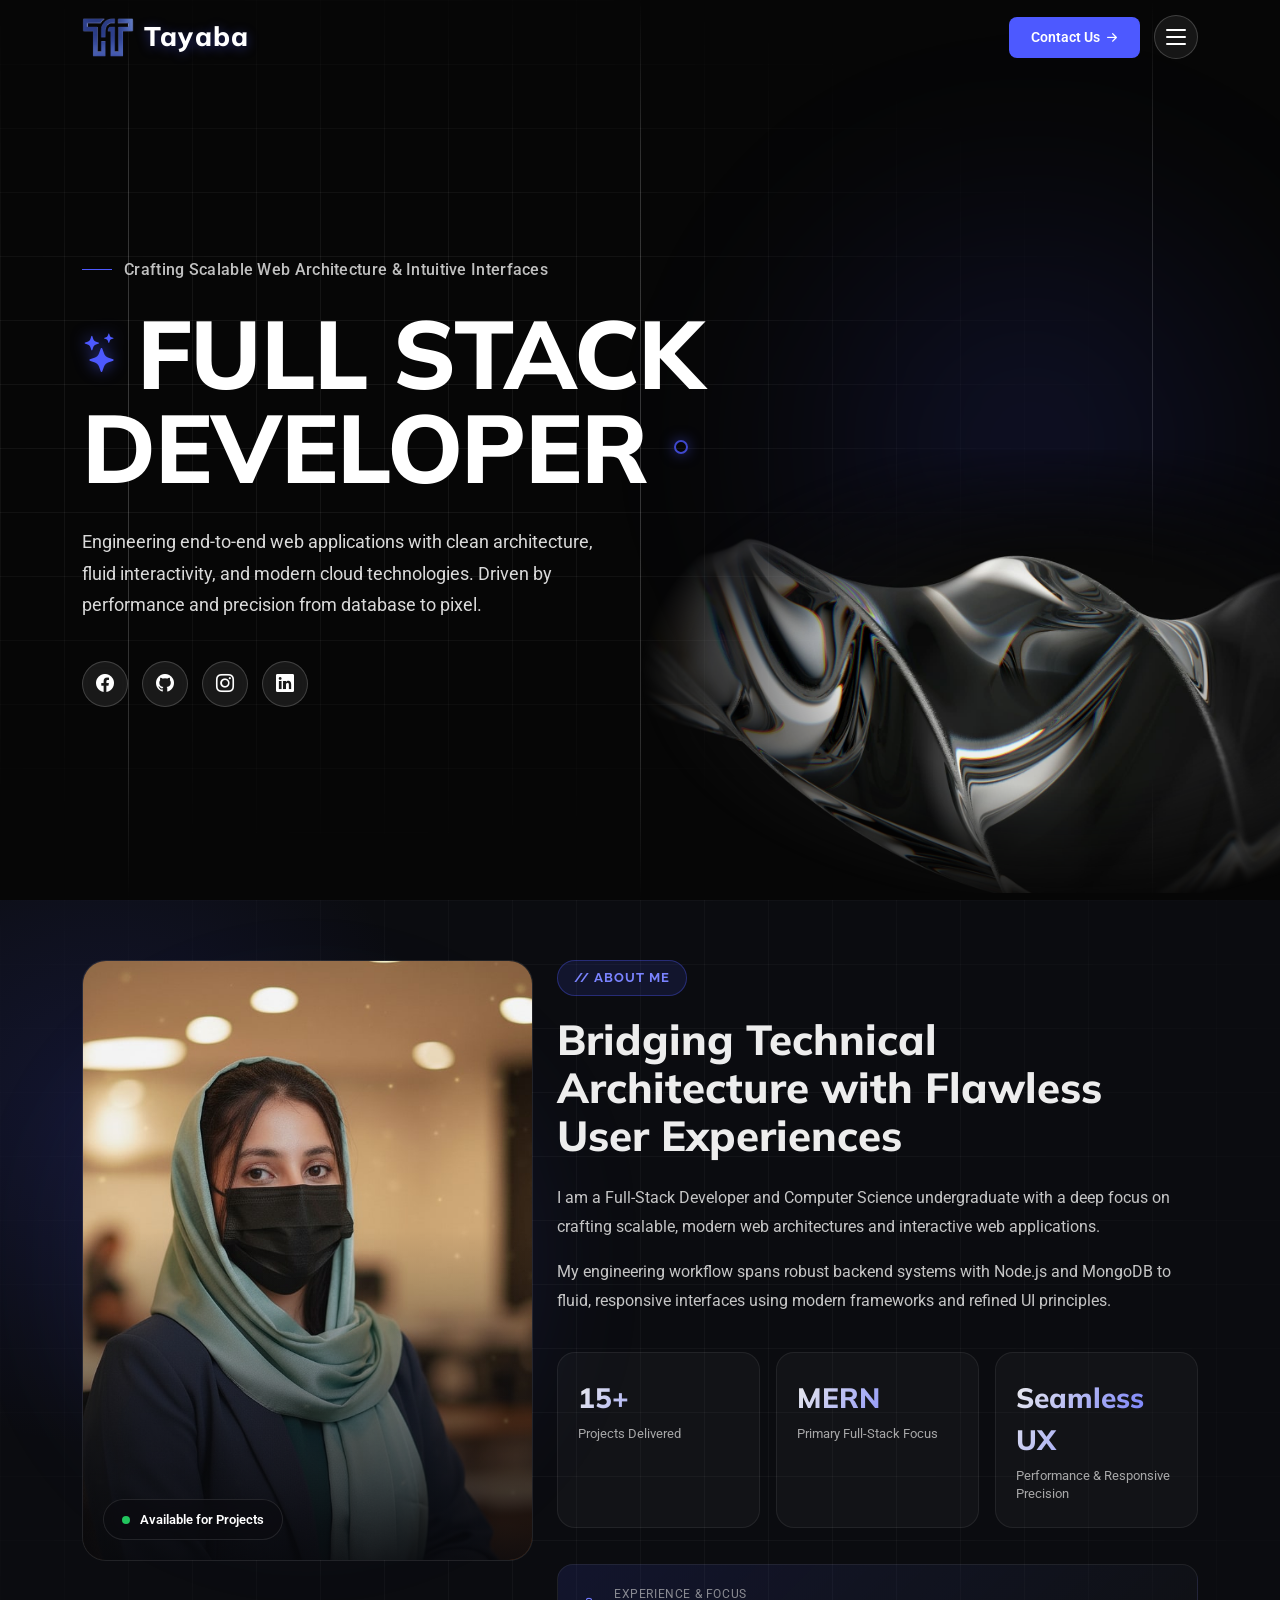
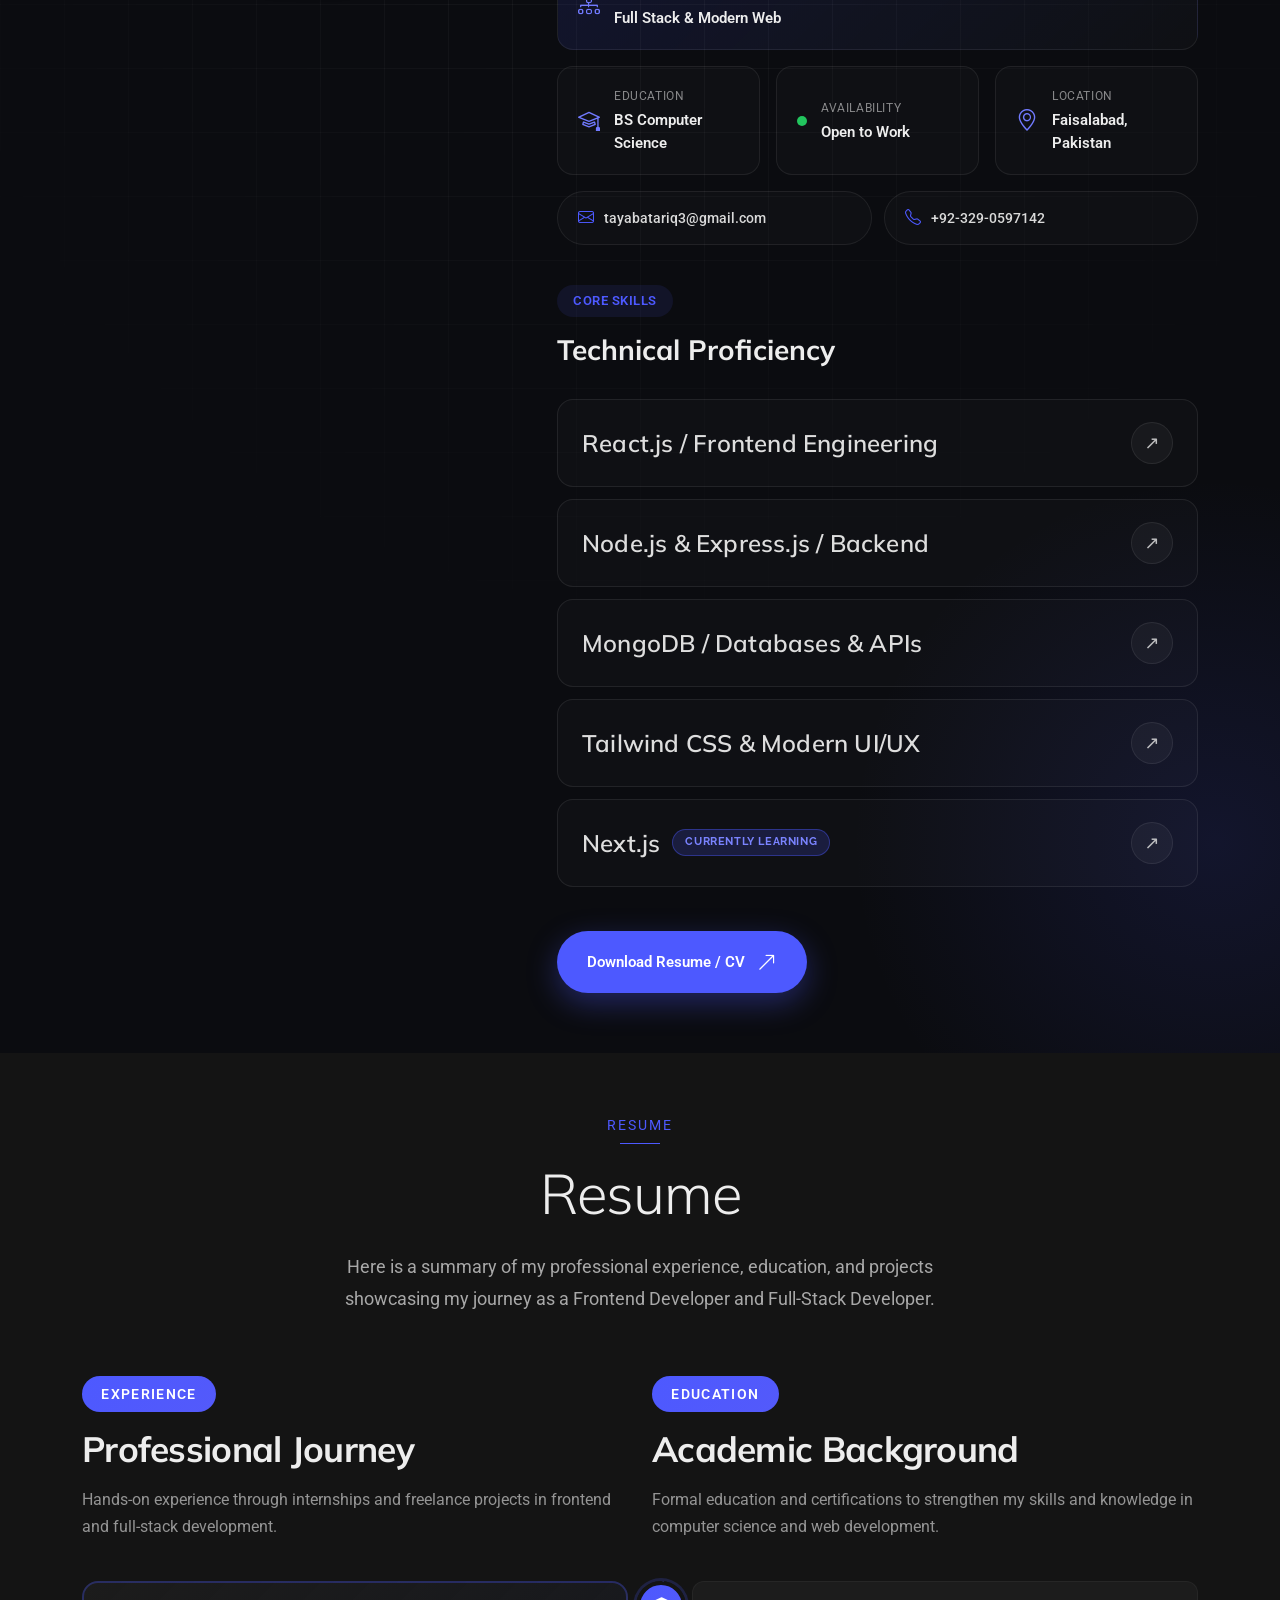
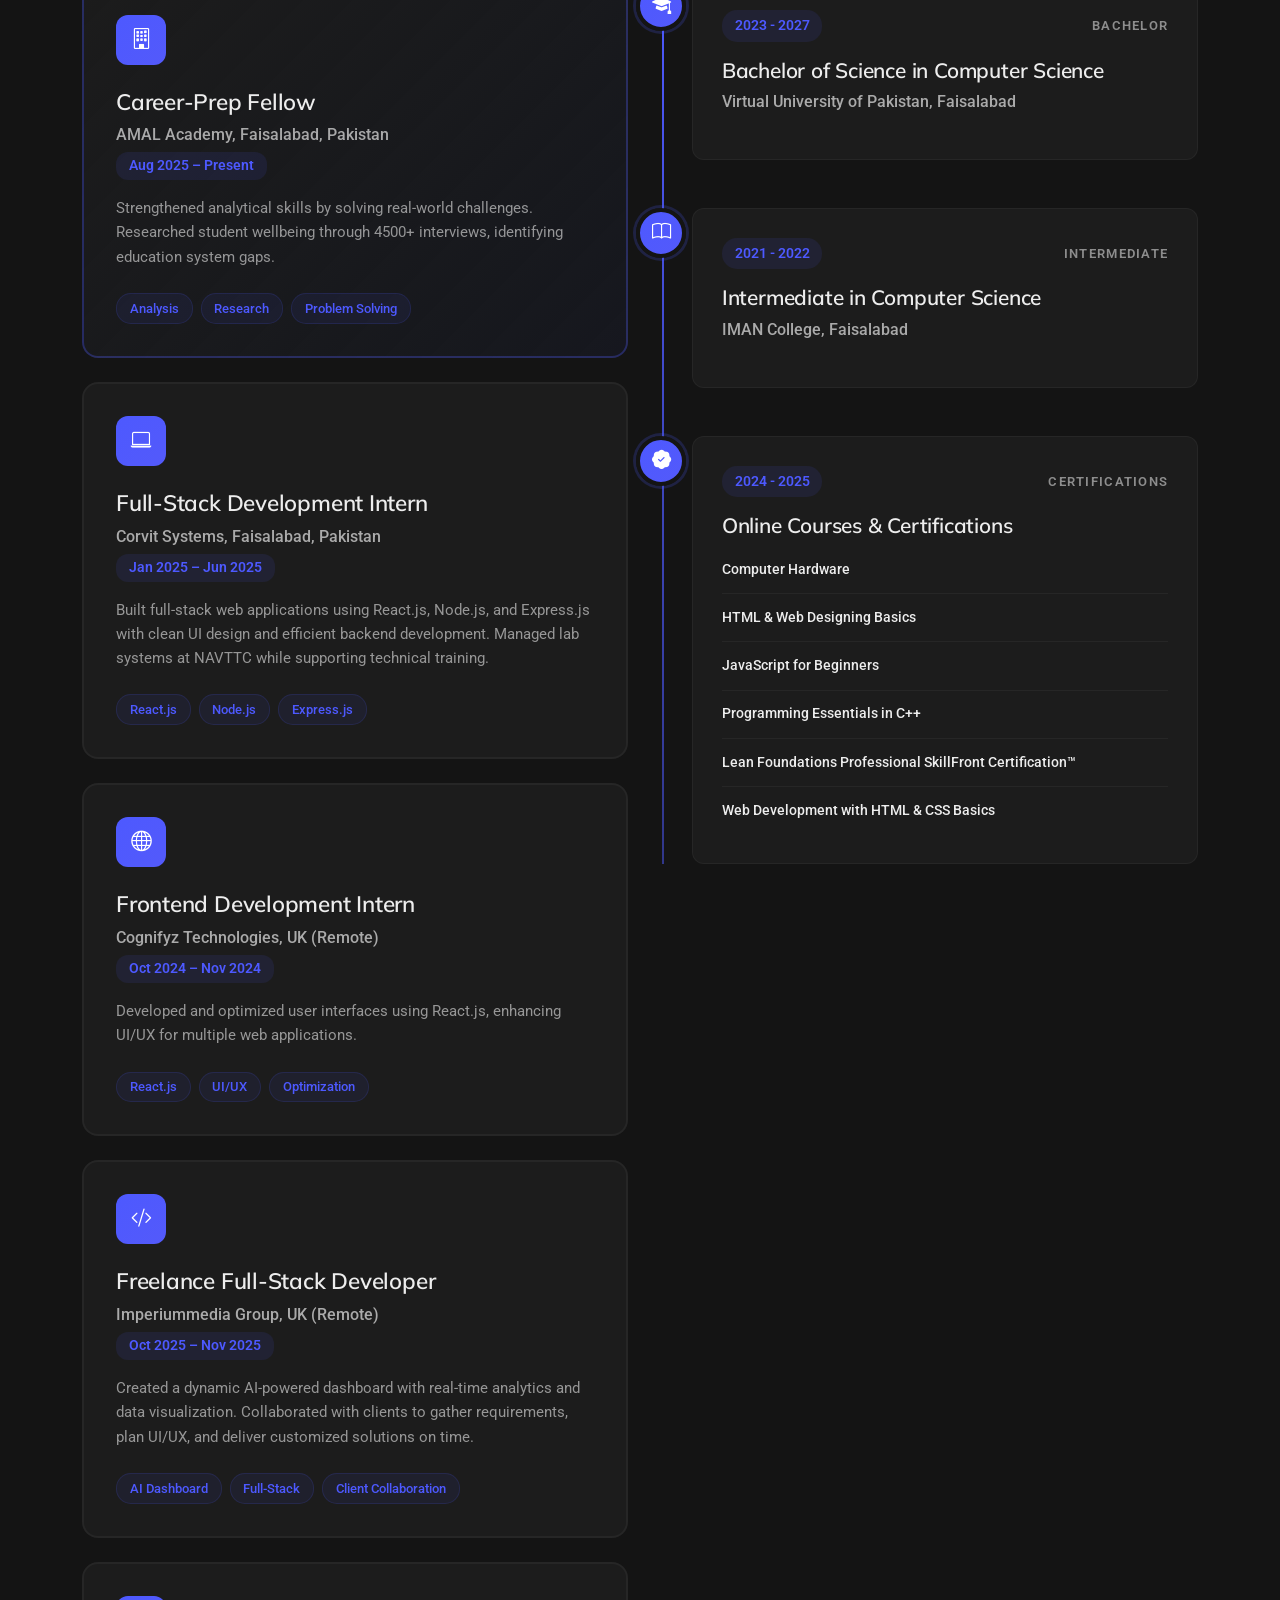
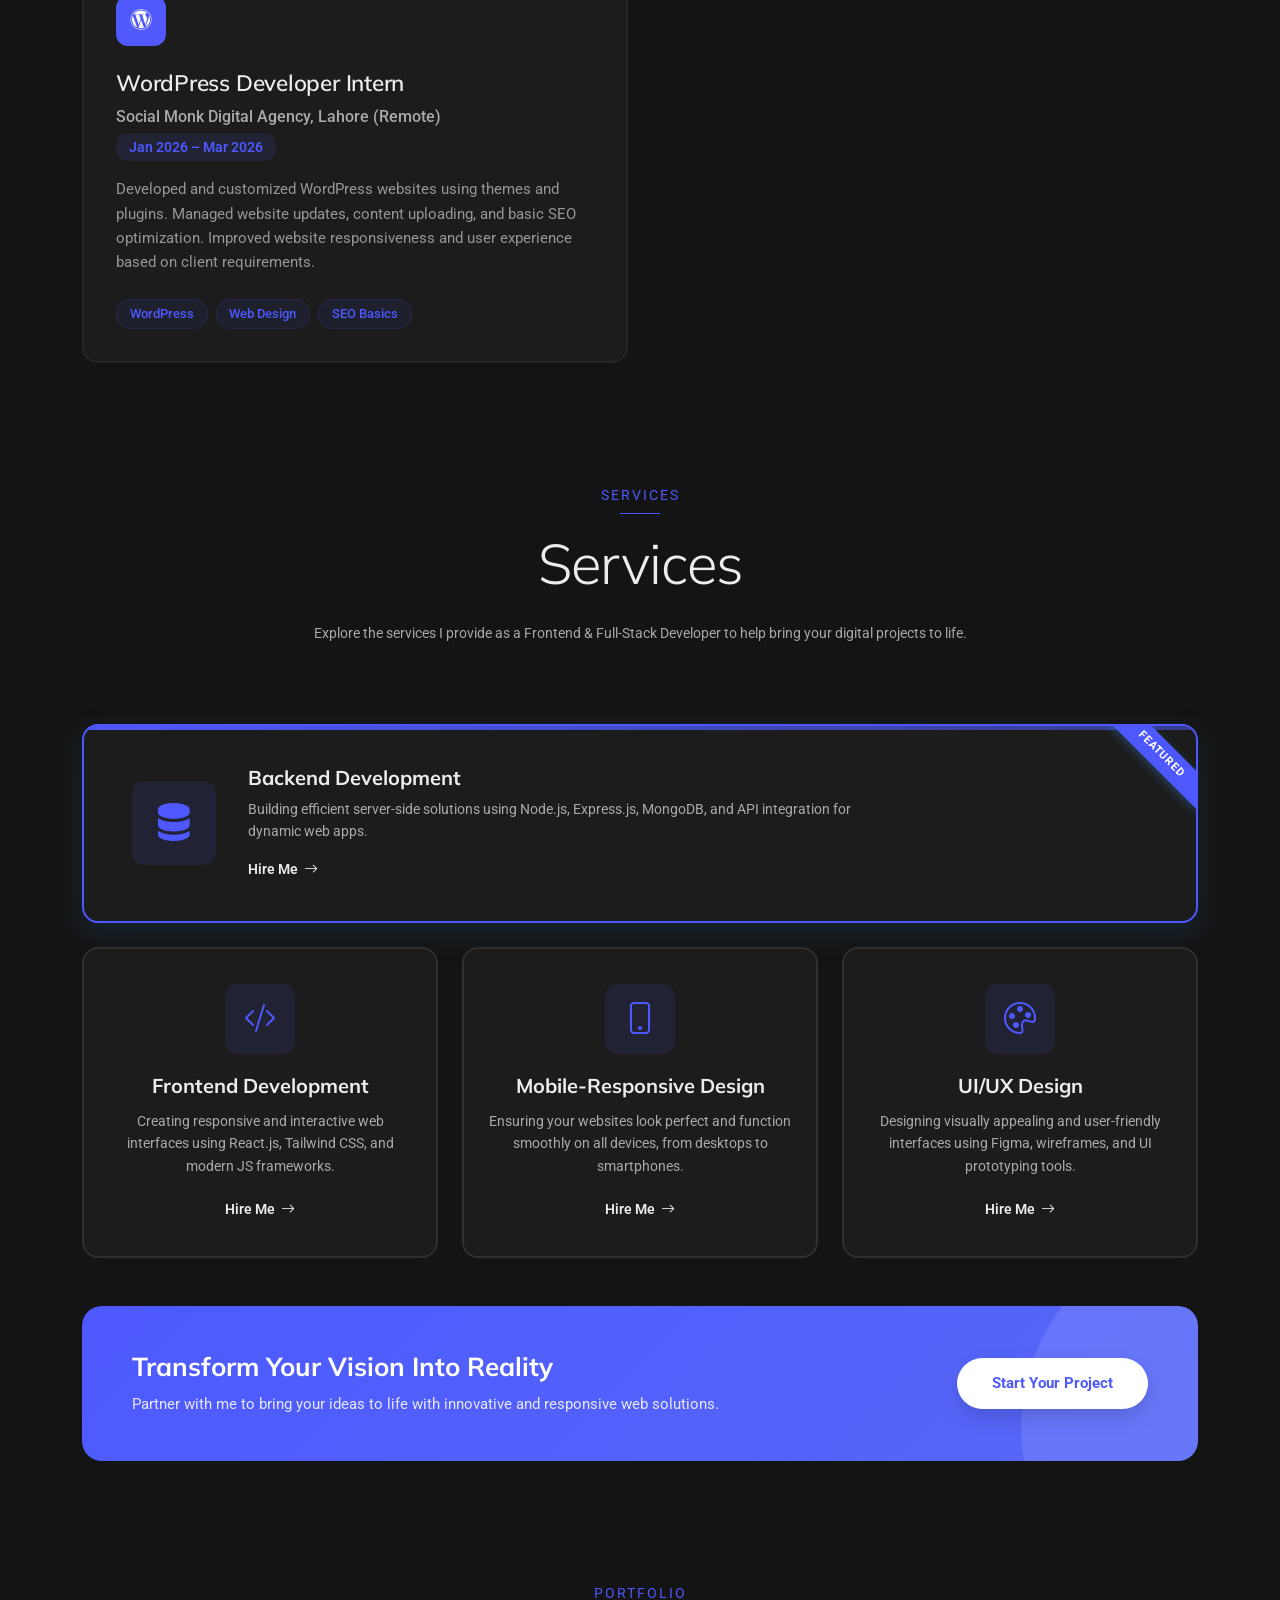
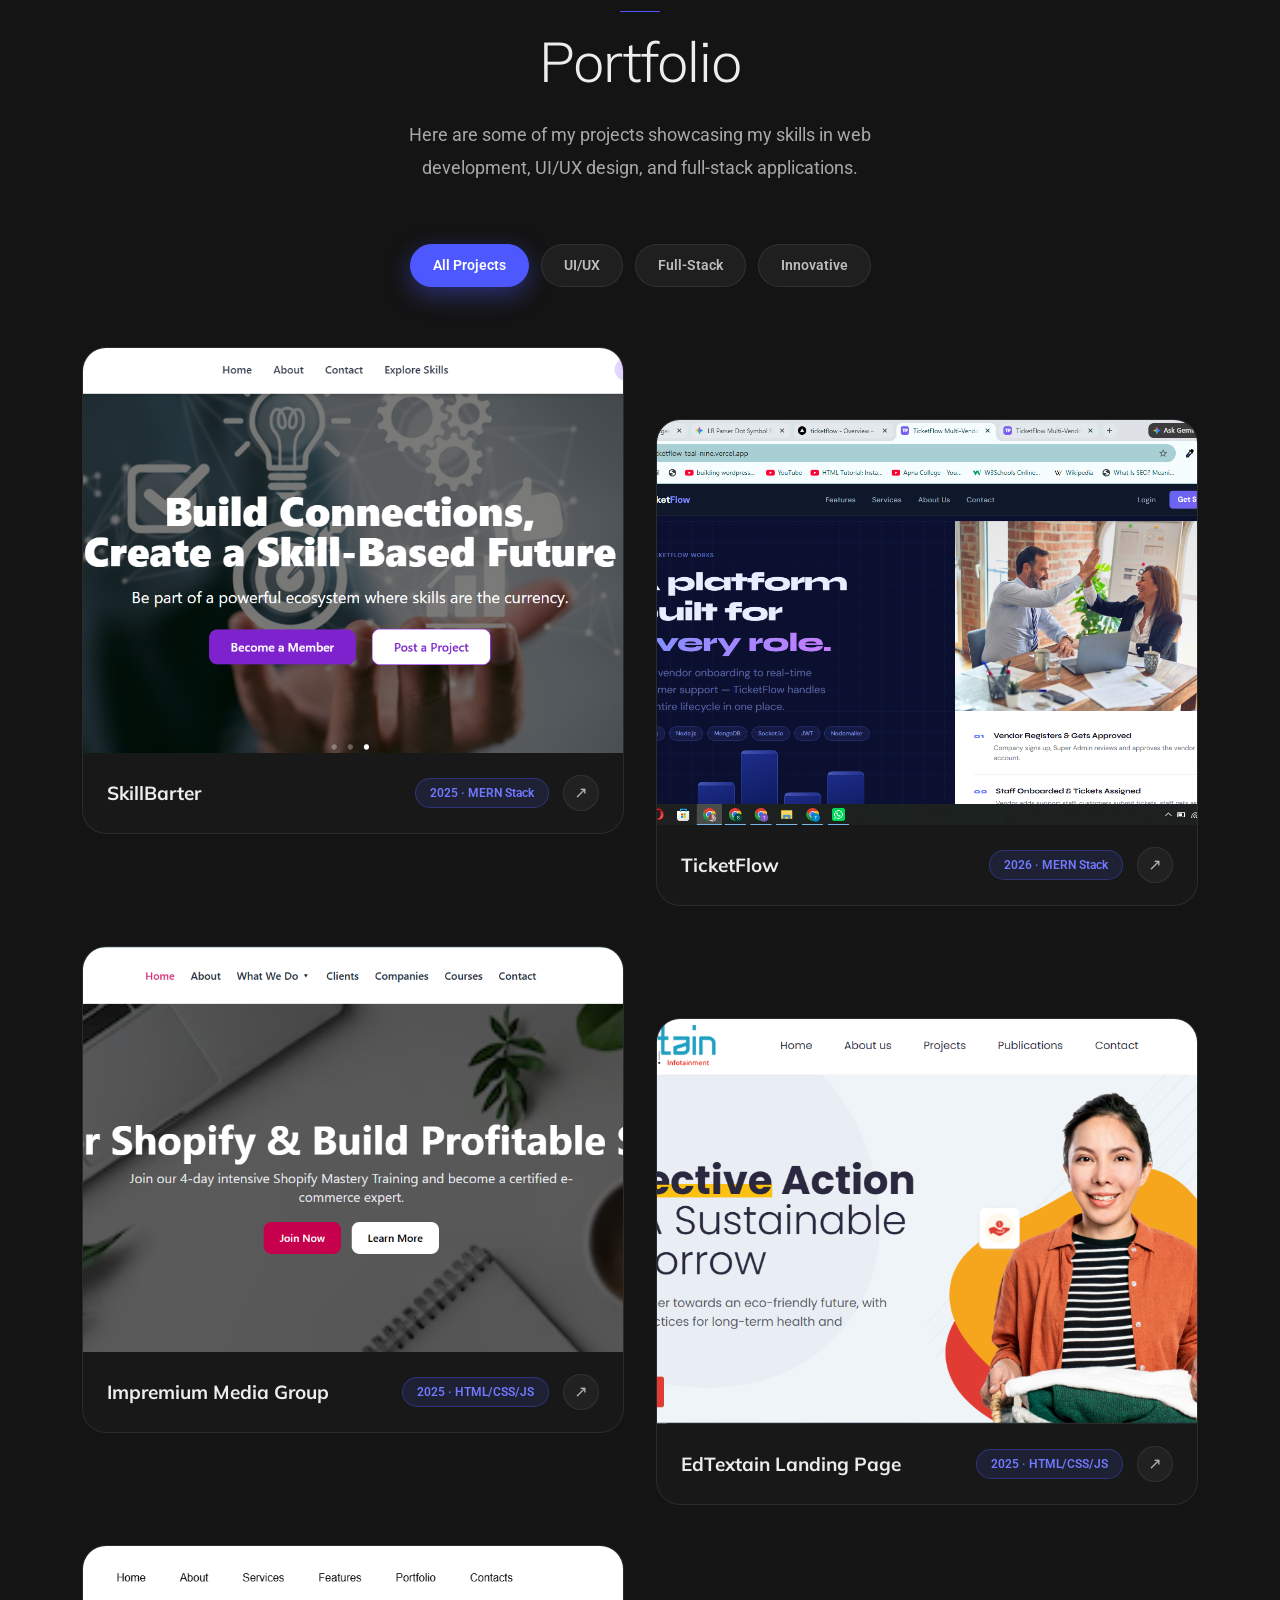
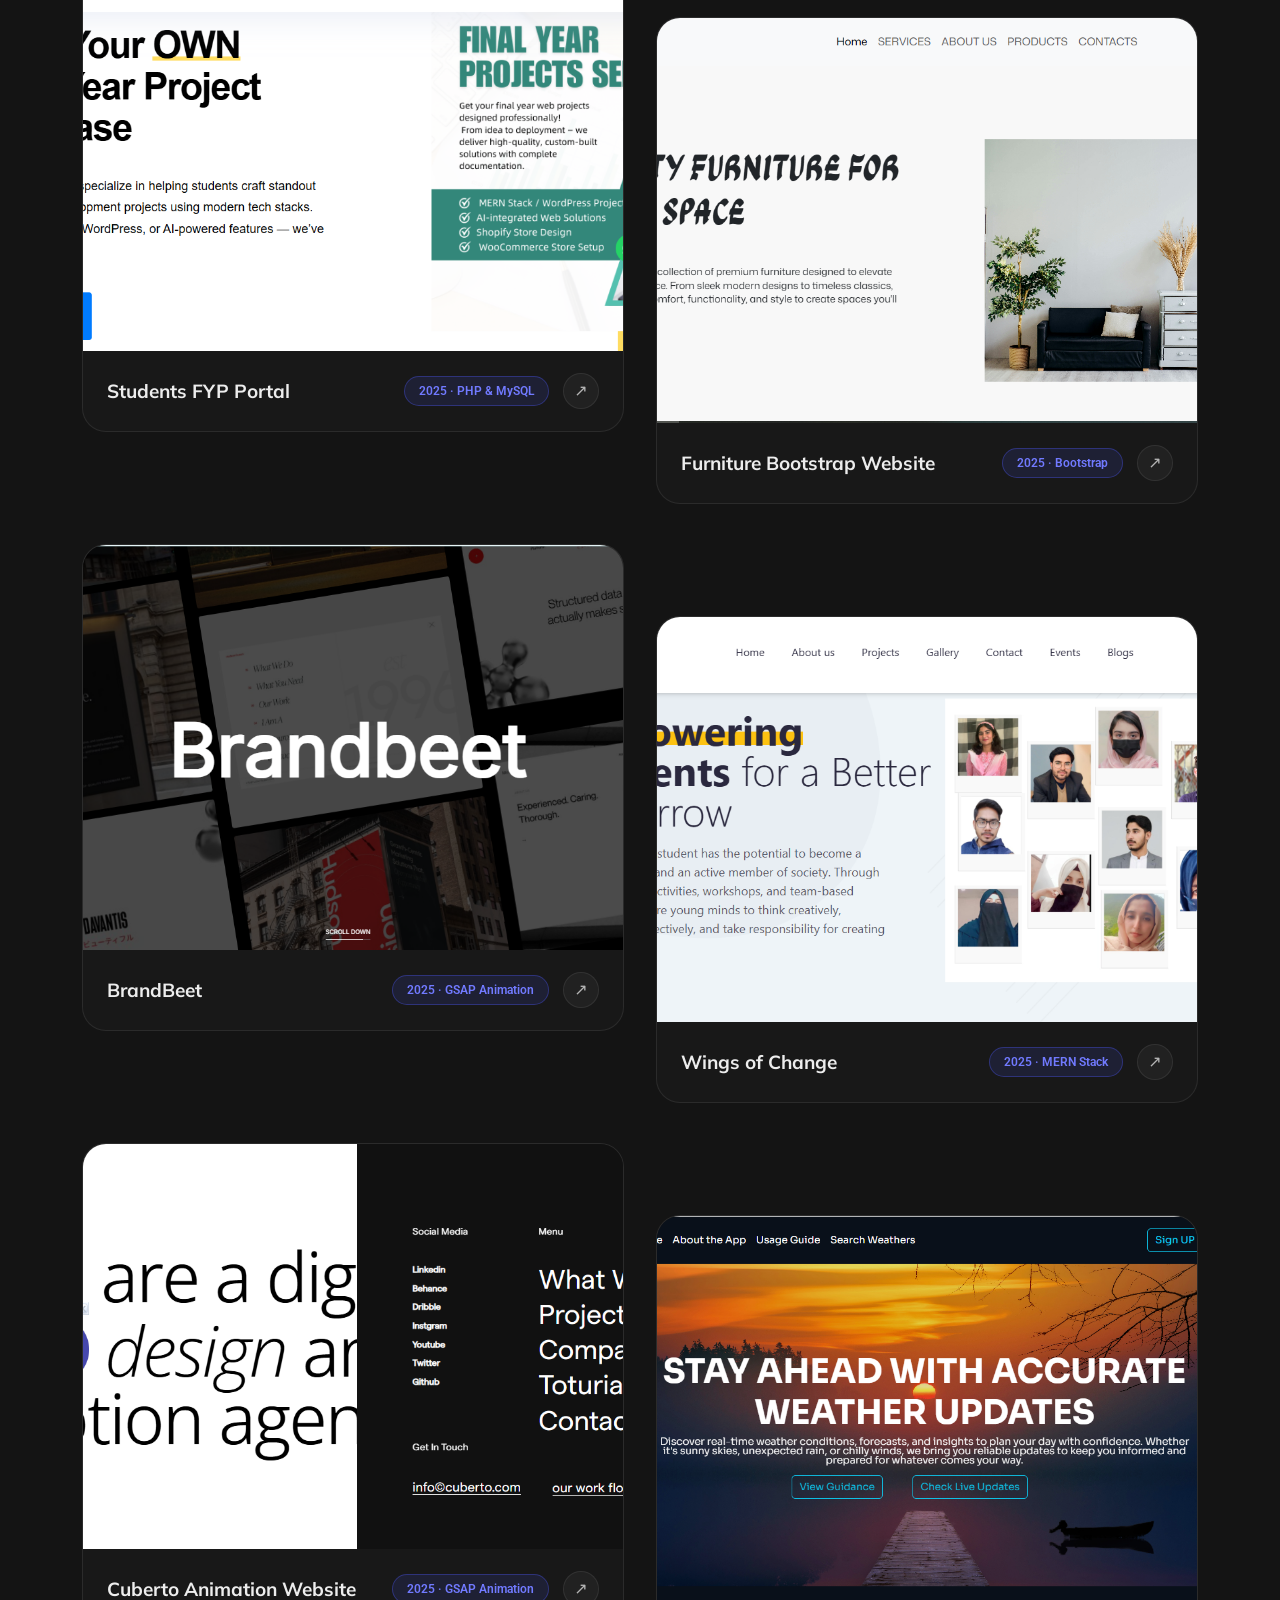
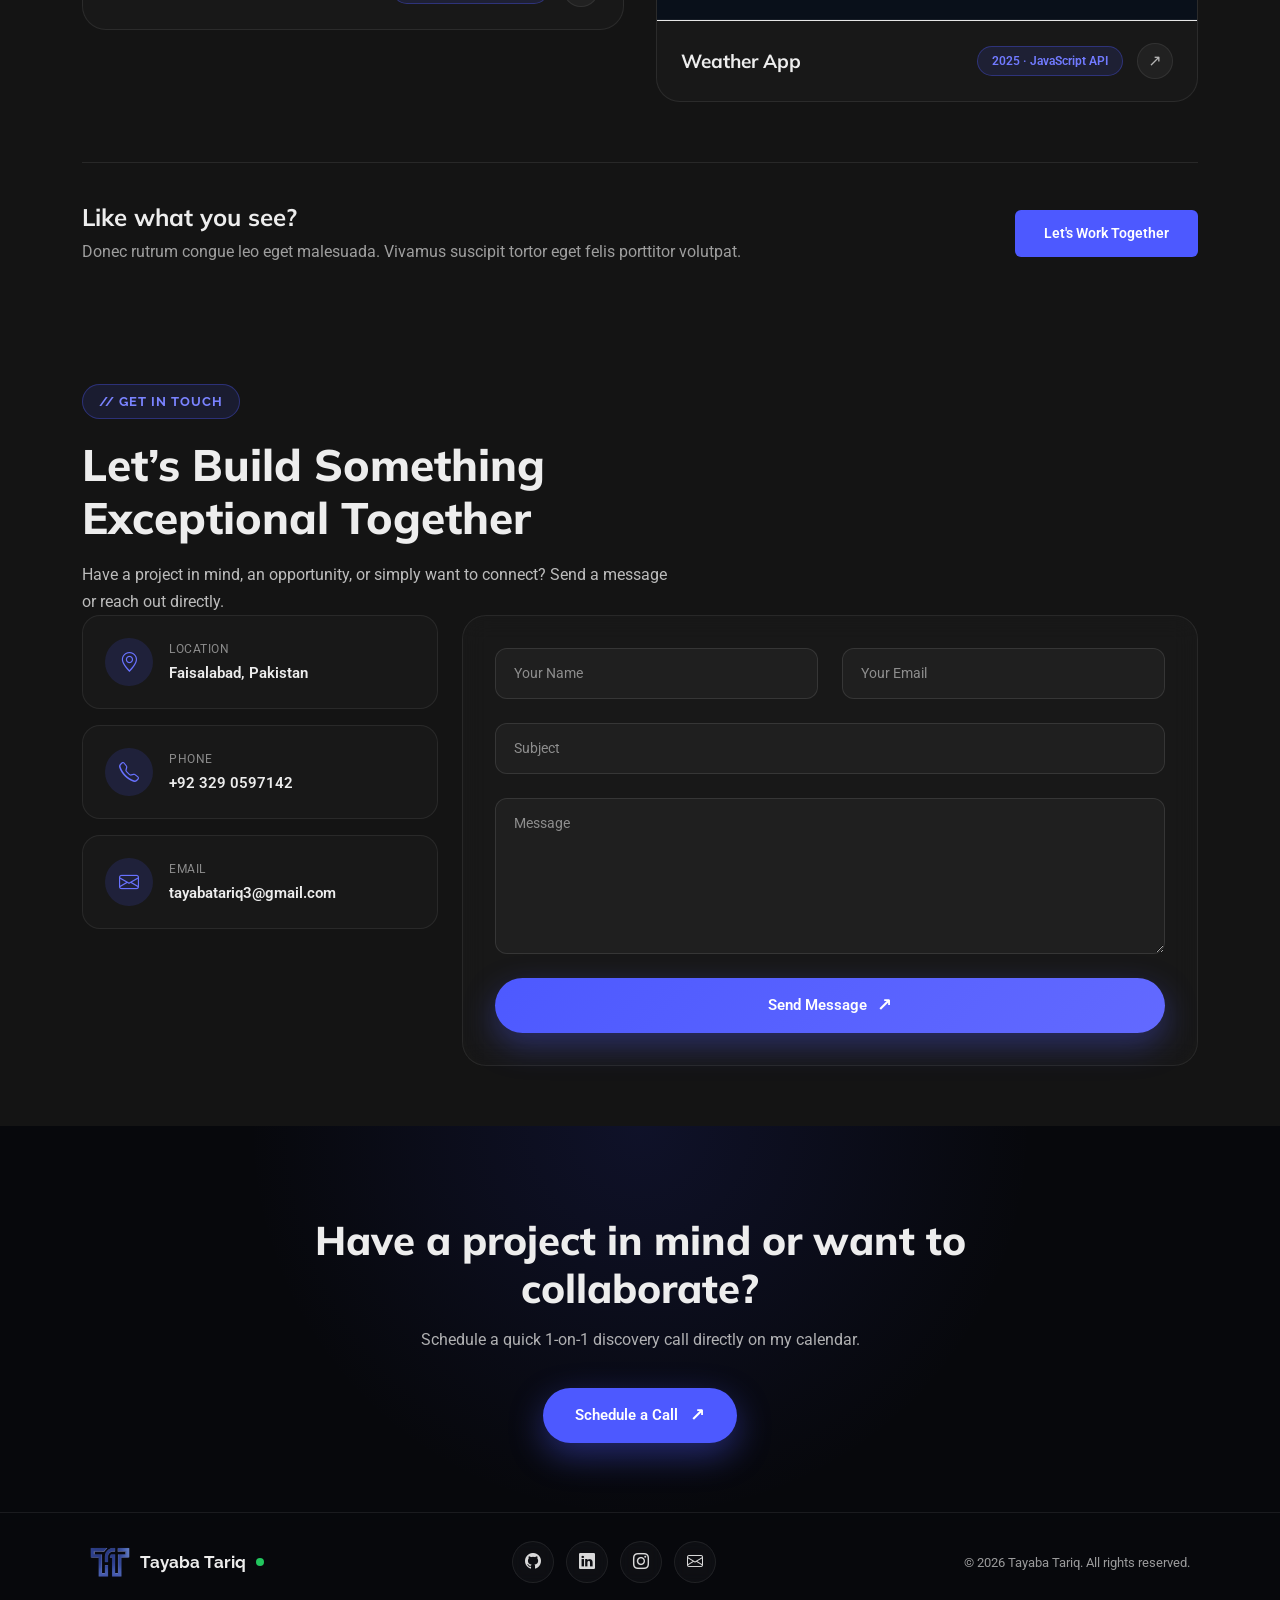
<file: index.html>
<!DOCTYPE html>
<html lang="en">

<head>
  <meta charset="utf-8">
  <meta content="width=device-width, initial-scale=1.0" name="viewport">
  <title>Tayaba Tariq </title>
  <meta name="description" content="">
  <meta name="keywords" content="">

  <!-- Favicons -->
  <link href="assets/img/namelogo.png" rel="icon">
  <link href="assets/img/profile/about.png" rel="apple-touch-icon">

  <!-- Fonts -->
  <link href="https://fonts.googleapis.com" rel="preconnect">
  <link href="https://fonts.gstatic.com" rel="preconnect" crossorigin>
  <link
    href="https://fonts.googleapis.com/css2?family=Roboto:ital,wght@0,100;0,300;0,400;0,500;0,700;0,900;1,100;1,300;1,400;1,500;1,700;1,900&family=Raleway:ital,wght@0,100;0,200;0,300;0,400;0,500;0,600;0,700;0,800;0,900;1,100;1,200;1,300;1,400;1,500;1,600;1,700;1,800;1,900&family=Mulish:ital,wght@0,200;0,300;0,400;0,500;0,600;0,700;0,800;0,900;1,200;1,300;1,400;1,500;1,600;1,700;1,800;1,900&display=swap"
    rel="stylesheet">

  <!-- Vendor CSS Files -->
  <link href="assets/vendor/bootstrap/css/bootstrap.min.css" rel="stylesheet">
  <link href="assets/vendor/bootstrap-icons/bootstrap-icons.css" rel="stylesheet">
  <link href="assets/vendor/aos/aos.css" rel="stylesheet">
  <link href="assets/vendor/glightbox/css/glightbox.min.css" rel="stylesheet">
  <link href="assets/vendor/swiper/swiper-bundle.min.css" rel="stylesheet">

  <!-- Main CSS File -->
  <link href="assets/css/main.css" rel="stylesheet">

  <!-- =======================================================
  * Template Name: Craftivo
  * Template URL: https://bootstrapmade.com/craftivo-bootstrap-portfolio-template/
  * Updated: Oct 04 2025 with Bootstrap v5.3.8
  * Author: BootstrapMade.com
  * License: https://bootstrapmade.com/license/
  ======================================================== -->
</head>

<body class="index-page">

  <header id="header" class="header d-flex align-items-center fixed-top">
    <div class="container-fluid container-xl position-relative d-flex align-items-center justify-content-between">

      <a href="index.html" class="logo d-flex align-items-center">
        <img src="assets/img/namelogo.png" alt="Tayaba Tariq" class="logo-img">
        <span class="sitename">Tayaba</span>
      </a>

      <nav id="navmenu" class="navmenu">
        <ul>
          <li><a href="#hero" class="active"><span class="nav-icon"><i class="bi bi-house-door-fill"></i></span><span class="nav-label">Home</span><i class="bi bi-arrow-right-short nav-arrow"></i></a></li>
          <li><a href="#about"><span class="nav-icon"><i class="bi bi-person-fill"></i></span><span class="nav-label">About</span><i class="bi bi-arrow-right-short nav-arrow"></i></a></li>
          <li><a href="#resume"><span class="nav-icon"><i class="bi bi-file-earmark-text-fill"></i></span><span class="nav-label">Resume</span><i class="bi bi-arrow-right-short nav-arrow"></i></a></li>
          <li><a href="#services"><span class="nav-icon"><i class="bi bi-gear-fill"></i></span><span class="nav-label">Services</span><i class="bi bi-arrow-right-short nav-arrow"></i></a></li>
          <li><a href="#portfolio"><span class="nav-icon"><i class="bi bi-images"></i></span><span class="nav-label">Portfolio</span><i class="bi bi-arrow-right-short nav-arrow"></i></a></li>
          <li><a href="#contact"><span class="nav-icon"><i class="bi bi-envelope-fill"></i></span><span class="nav-label">Contact</span><i class="bi bi-arrow-right-short nav-arrow"></i></a></li>
        </ul>
      </nav>

      <div class="header-actions d-flex align-items-center">
        <a class="btn-getstarted" href="#contact">Contact Us <i class="bi bi-arrow-right-short"></i></a>
        <button type="button" class="hamburger-toggle" id="navToggleBtn" aria-label="Toggle navigation menu"
          aria-expanded="false" aria-controls="navmenu">
          <span></span>
          <span></span>
          <span></span>
        </button>
      </div>

    </div>
  </header>

  <main class="main">

    <!-- Hero Section -->
    <section id="hero" class="hero section dark-background">

      <div class="hero-bg">
        <span class="hero-grid"></span>
        <span class="hero-line line-1"></span>
        <span class="hero-line line-2"></span>
        <span class="hero-line line-3"></span>
        <span class="hero-glow"></span>
        <img src="assets/img/bgbanner-optimized.jpg" alt="" class="hero-visual" data-aos="fade-in">
      </div>

      <div class="container" data-aos="fade-up" data-aos-delay="100">
        <div class="row">
          <div class="col-lg-9">
            <div class="hero-content">

              <p class="hero-intro">Crafting Scalable Web Architecture &amp; Intuitive Interfaces</p>

              <h1 class="hero-title">
                <span class="title-line"><i class="bi bi-stars hero-spark"></i> FULL STACK</span>
                <span class="title-line">DEVELOPER <span class="title-accent"></span></span>
              </h1>

              <p class="hero-tagline">Engineering end-to-end web applications with clean architecture, fluid
                interactivity, and modern cloud technologies. Driven by performance and precision from database to
                pixel.</p>

              <div class="social-links">
                <a href="#"><i class="bi bi-facebook"></i></a>
                <a href="https://github.com/tayabatariq"><i class="bi bi-github"></i></a>
                <a href="https://www.instagram.com/tayabatariq2023/"><i class="bi bi-instagram"></i></a>
                <a href="https://www.linkedin.com/in/tayabatariq/"><i class="bi bi-linkedin"></i></a>
              </div>

            </div>
          </div>
        </div>
      </div>

    </section><!-- /Hero Section -->

    <!-- About Section -->
    <section id="about" class="about section">

      <div class="container" data-aos="fade-up" data-aos-delay="100">

        <div class="row gy-5 align-items-start">
          <div class="col-lg-5" data-aos="fade-right" data-aos-delay="150">
            <div class="about-portrait">
              <div class="portrait-frame">
                <img src="assets/img/profile/about-portrait.jpg" alt="Tayaba Tariq" class="portrait-img">
                <div class="portrait-overlay"></div>
                <div class="portrait-badge">
                  <span class="badge-dot"></span>
                  Available for Projects
                </div>
              </div>
            </div>
          </div>

          <div class="col-lg-7" data-aos="fade-left" data-aos-delay="200">
            <div class="about-content">

              <span class="section-pill">// ABOUT ME</span>
              <h2 class="about-heading">Bridging Technical Architecture with Flawless User Experiences</h2>

              <div class="about-bio">
                <p>I am a Full-Stack Developer and Computer Science undergraduate with a deep focus on crafting
                  scalable, modern web architectures and interactive web applications.</p>
                <p>My engineering workflow spans robust backend systems with Node.js and MongoDB to fluid, responsive
                  interfaces using modern frameworks and refined UI principles.</p>
              </div>

              <div class="stat-bento">
                <div class="stat-bento-card">
                  <span class="stat-value">15+</span>
                  <span class="stat-label">Projects Delivered</span>
                </div>
                <div class="stat-bento-card">
                  <span class="stat-value">MERN</span>
                  <span class="stat-label">Primary Full-Stack Focus</span>
                </div>
                <div class="stat-bento-card">
                  <span class="stat-value">Seamless UX</span>
                  <span class="stat-label">Performance &amp; Responsive Precision</span>
                </div>
              </div>

              <div class="info-bento">
                <div class="info-card info-card-highlight" data-aos="fade-up" data-aos-delay="100">
                  <i class="bi bi-diagram-3"></i>
                  <div>
                    <span class="info-label">Experience &amp; Focus</span>
                    <strong class="info-value">Full Stack &amp; Modern Web</strong>
                  </div>
                </div>

                <div class="info-card" data-aos="fade-up" data-aos-delay="150">
                  <i class="bi bi-mortarboard"></i>
                  <div>
                    <span class="info-label">Education</span>
                    <strong class="info-value">BS Computer Science</strong>
                  </div>
                </div>

                <div class="info-card" data-aos="fade-up" data-aos-delay="200">
                  <span class="info-status-dot"></span>
                  <div>
                    <span class="info-label">Availability</span>
                    <strong class="info-value">Open to Work</strong>
                  </div>
                </div>

                <div class="info-card" data-aos="fade-up" data-aos-delay="250">
                  <i class="bi bi-geo-alt"></i>
                  <div>
                    <span class="info-label">Location</span>
                    <strong class="info-value">Faisalabad, Pakistan</strong>
                  </div>
                </div>

                <div class="info-card info-card-contact" data-aos="fade-up" data-aos-delay="300">
                  <a href="mailto:tayabatariq3@gmail.com" class="contact-pill">
                    <i class="bi bi-envelope"></i> tayabatariq3@gmail.com
                  </a>
                  <a href="tel:+923290597142" class="contact-pill">
                    <i class="bi bi-telephone"></i> +92-329-0597142
                  </a>
                </div>
              </div>

              <div class="skills-showcase" data-aos="fade-up" data-aos-delay="250">
                <div class="section-tag">Core Skills</div>
                <h3>Technical Proficiency</h3>

                <div class="skills-ticker-list">
                  <div class="ticker-row" tabindex="0">
                    <div class="ticker-row-default">
                      <span class="ticker-title">React.js / Frontend Engineering</span>
                      <span class="ticker-arrow">↗</span>
                    </div>
                    <div class="ticker-marquee" aria-hidden="true">
                      <div class="ticker-track" data-marquee-text="React.js"></div>
                    </div>
                  </div>

                  <div class="ticker-row" tabindex="0">
                    <div class="ticker-row-default">
                      <span class="ticker-title">Node.js &amp; Express.js / Backend</span>
                      <span class="ticker-arrow">↗</span>
                    </div>
                    <div class="ticker-marquee" aria-hidden="true">
                      <div class="ticker-track" data-marquee-text="Node.js &amp; Express.js"></div>
                    </div>
                  </div>

                  <div class="ticker-row" tabindex="0">
                    <div class="ticker-row-default">
                      <span class="ticker-title">MongoDB / Databases &amp; APIs</span>
                      <span class="ticker-arrow">↗</span>
                    </div>
                    <div class="ticker-marquee" aria-hidden="true">
                      <div class="ticker-track" data-marquee-text="MongoDB"></div>
                    </div>
                  </div>

                  <div class="ticker-row" tabindex="0">
                    <div class="ticker-row-default">
                      <span class="ticker-title">Tailwind CSS &amp; Modern UI/UX</span>
                      <span class="ticker-arrow">↗</span>
                    </div>
                    <div class="ticker-marquee" aria-hidden="true">
                      <div class="ticker-track" data-marquee-text="Tailwind CSS"></div>
                    </div>
                  </div>

                  <div class="ticker-row" tabindex="0">
                    <div class="ticker-row-default">
                      <span class="ticker-title">Next.js <span class="ticker-badge">Currently Learning</span></span>
                      <span class="ticker-arrow">↗</span>
                    </div>
                    <div class="ticker-marquee" aria-hidden="true">
                      <div class="ticker-track" data-marquee-text="Next.js"></div>
                    </div>
                  </div>
                </div>
              </div>

              <a href="assets/pdf/TAYABA_TARIQ .pdf" class="btn-resume magnetic-btn" download="" target="_blank">
                Download Resume / CV <i class="bi bi-arrow-up-right"></i>
              </a>

            </div>
          </div>
        </div>

      </div>

    </section><!-- /About Section -->
    <!-- Resume Section -->
    <section id="resume" class="resume section">

      <!-- Section Title -->
      <div class="container section-title" data-aos="fade-up">
        <span class="subtitle">Resume</span>
        <h2>Resume</h2>
        <p>Here is a summary of my professional experience, education, and projects showcasing my journey as a Frontend
          Developer and Full-Stack Developer.</p>
      </div><!-- End Section Title -->

      <div class="container" data-aos="fade-up" data-aos-delay="100">

        <div class="row gy-5">
          <!-- Experience Section -->
          <div class="col-lg-6">
            <div class="experience-section">
              <div class="section-header" data-aos="fade-right" data-aos-delay="200">
                <div class="header-content">
                  <span class="section-badge">Experience</span>
                  <h2>Professional Journey</h2>
                  <p>Hands-on experience through internships and freelance projects in frontend and full-stack
                    development.</p>
                </div>
              </div>

              <div class="experience-cards">
                <div class="exp-card featured" data-aos="zoom-in" data-aos-delay="300">
                  <div class="card-header">
                    <div class="company-logo">
                      <i class="bi bi-building"></i>
                    </div>
                  </div>
                  <div class="card-body">
                    <h3>Career-Prep Fellow</h3>
                    <p class="company-name">AMAL Academy, Faisalabad, Pakistan</p>
                    <span class="duration">Aug 2025 – Present</span>
                    <p class="description">Strengthened analytical skills by solving real-world challenges. Researched
                      student wellbeing through 4500+ interviews, identifying education system gaps.</p>
                    <div class="skills-tags">
                      <span class="skill-tag">Analysis</span>
                      <span class="skill-tag">Research</span>
                      <span class="skill-tag">Problem Solving</span>
                    </div>
                  </div>
                </div>

                <div class="exp-card" data-aos="zoom-in" data-aos-delay="350">
                  <div class="card-header">
                    <div class="company-logo">
                      <i class="bi bi-laptop"></i>
                    </div>
                  </div>
                  <div class="card-body">
                    <h3>Full-Stack Development Intern</h3>
                    <p class="company-name">Corvit Systems, Faisalabad, Pakistan</p>
                    <span class="duration">Jan 2025 – Jun 2025</span>
                    <p class="description">Built full-stack web applications using React.js, Node.js, and Express.js
                      with clean UI design and efficient backend development. Managed lab systems at NAVTTC while
                      supporting technical training.</p>
                    <div class="skills-tags">
                      <span class="skill-tag">React.js</span>
                      <span class="skill-tag">Node.js</span>
                      <span class="skill-tag">Express.js</span>
                    </div>
                  </div>
                </div>

                <div class="exp-card" data-aos="zoom-in" data-aos-delay="400">
                  <div class="card-header">
                    <div class="company-logo">
                      <i class="bi bi-globe"></i>
                    </div>
                  </div>
                  <div class="card-body">
                    <h3>Frontend Development Intern</h3>
                    <p class="company-name">Cognifyz Technologies, UK (Remote)</p>
                    <span class="duration">Oct 2024 – Nov 2024</span>
                    <p class="description">Developed and optimized user interfaces using React.js, enhancing UI/UX for
                      multiple web applications.</p>
                    <div class="skills-tags">
                      <span class="skill-tag">React.js</span>
                      <span class="skill-tag">UI/UX</span>
                      <span class="skill-tag">Optimization</span>
                    </div>
                  </div>
                </div>

                <div class="exp-card" data-aos="zoom-in" data-aos-delay="450">
  <div class="card-header">
    <div class="company-logo">
      <i class="bi bi-code-slash"></i>
    </div>
  </div>

  <div class="card-body">
    <h3>Freelance Full-Stack Developer</h3>
    <p class="company-name">Imperiummedia Group, UK (Remote)</p>
    <span class="duration">Oct 2025 – Nov 2025</span>
    <p class="description">
      Created a dynamic AI-powered dashboard with real-time analytics and data
      visualization. Collaborated with clients to gather requirements, plan UI/UX,
      and deliver customized solutions on time.
    </p>
    <div class="skills-tags">
      <span class="skill-tag">AI Dashboard</span>
      <span class="skill-tag">Full-Stack</span>
      <span class="skill-tag">Client Collaboration</span>
    </div>
  </div>
</div>

<!-- ⭐ NEW CARD ADDED -->
<div class="exp-card" data-aos="zoom-in" data-aos-delay="500">
  <div class="card-header">
    <div class="company-logo">
      <i class="bi bi-wordpress"></i>
    </div>
  </div>

  <div class="card-body">
    <h3>WordPress Developer Intern</h3>
    <p class="company-name">Social Monk Digital Agency, Lahore (Remote)</p>
    <span class="duration">Jan 2026 – Mar 2026</span>
    <p class="description">
      Developed and customized WordPress websites using themes and plugins.
      Managed website updates, content uploading, and basic SEO optimization.
      Improved website responsiveness and user experience based on client requirements.
    </p>
    <div class="skills-tags">
      <span class="skill-tag">WordPress</span>
      <span class="skill-tag">Web Design</span>
      <span class="skill-tag">SEO Basics</span>
    </div>
  </div>
</div>
              </div>
            </div>
          </div>

          <!-- Education Section -->
          <div class="col-lg-6">
            <div class="education-section">
              <div class="section-header" data-aos="fade-left" data-aos-delay="200">
                <div class="header-content">
                  <span class="section-badge">Education</span>
                  <h2>Academic Background</h2>
                  <p>Formal education and certifications to strengthen my skills and knowledge in computer science and
                    web development.</p>
                </div>
              </div>

              <div class="education-timeline" data-aos="fade-left" data-aos-delay="300">
                <div class="timeline-track">
                  <div class="timeline-item">
                    <div class="timeline-marker">
                      <i class="bi bi-mortarboard-fill"></i>
                    </div>
                    <div class="timeline-content">
                      <div class="education-meta">
                        <span class="year-range">2023 - 2027</span>
                        <span class="degree-level">Bachelor</span>
                      </div>
                      <h4>Bachelor of Science in Computer Science</h4>
                      <p class="institution">Virtual University of Pakistan, Faisalabad</p>
                    </div>
                  </div>

                  <div class="timeline-item">
                    <div class="timeline-marker">
                      <i class="bi bi-book"></i>
                    </div>
                    <div class="timeline-content">
                      <div class="education-meta">
                        <span class="year-range">2021 - 2022</span>
                        <span class="degree-level">Intermediate</span>
                      </div>
                      <h4>Intermediate in Computer Science</h4>
                      <p class="institution">IMAN College, Faisalabad</p>
                    </div>
                  </div>

                  <div class="timeline-item">
                    <div class="timeline-marker">
                      <i class="bi bi-patch-check-fill"></i>
                    </div>
                    <div class="timeline-content">
                      <div class="education-meta">
                        <span class="year-range">2024 - 2025</span>
                        <span class="degree-level">Certifications</span>
                      </div>
                      <h4>Online Courses & Certifications</h4>
                      <div class="certifications-list">
                        <div class="cert-item">
                          <span class="cert-name">Computer Hardware</span>
                        </div>
                        <div class="cert-item">
                          <span class="cert-name">HTML & Web Designing Basics</span>
                        </div>
                        <div class="cert-item">
                          <span class="cert-name">JavaScript for Beginners</span>
                        </div>
                        <div class="cert-item">
                          <span class="cert-name">Programming Essentials in C++</span>
                        </div>
                        <div class="cert-item">
                          <span class="cert-name">Lean Foundations Professional SkillFront Certification™</span>
                        </div>
                        <div class="cert-item">
                          <span class="cert-name">Web Development with HTML & CSS Basics</span>
                        </div>
                      </div>
                    </div>
                  </div>

                </div>
              </div>
            </div>
          </div>
        </div>

      </div>

    </section><!-- /Resume Section -->

    <!-- Services Section -->
    <section id="services" class="services section">

      <!-- Section Title -->
      <div class="container section-title" data-aos="fade-up">
        <span class="subtitle">Services</span>
        <h2>Services</h2>
        <p>Explore the services I provide as a Frontend & Full-Stack Developer to help bring your digital projects to
          life.</p>
      </div><!-- End Section Title -->

      <div class="container" data-aos="fade-up" data-aos-delay="100">

        <div class="row gy-4">
          <div class="col-12" data-aos="zoom-in" data-aos-delay="100">
            <div class="service-item service-item-wide featured">
              <div class="featured-tag">Featured</div>
              <div class="service-item-wide-inner">
                <div class="icon-wrapper">
                  <i class="bi bi-server"></i>
                </div>
                <div class="service-item-wide-content">
                  <h4>Backend Development</h4>
                  <p>Building efficient server-side solutions using Node.js, Express.js, MongoDB, and API integration
                    for dynamic web apps.</p>
                  <a href="#contact" class="read-more">
                    <span>Hire Me</span>
                    <i class="bi bi-arrow-right"></i>
                  </a>
                </div>
              </div>
            </div>
          </div>

          <div class="col-lg-4 col-md-6" data-aos="zoom-in" data-aos-delay="150">
            <div class="service-item">
              <div class="icon-wrapper">
                <i class="bi bi-code-slash"></i>
              </div>
              <h4>Frontend Development</h4>
              <p>Creating responsive and interactive web interfaces using React.js, Tailwind CSS, and modern JS
                frameworks.</p>
              <a href="#contact" class="read-more">
                <span>Hire Me</span>
                <i class="bi bi-arrow-right"></i>
              </a>
            </div>
          </div>

          <div class="col-lg-4 col-md-6" data-aos="zoom-in" data-aos-delay="200">
            <div class="service-item">
              <div class="icon-wrapper">
                <i class="bi bi-phone"></i>
              </div>
              <h4>Mobile-Responsive Design</h4>
              <p>Ensuring your websites look perfect and function smoothly on all devices, from desktops to smartphones.
              </p>
              <a href="#contact" class="read-more">
                <span>Hire Me</span>
                <i class="bi bi-arrow-right"></i>
              </a>
            </div>
          </div>

          <div class="col-lg-4 col-md-6" data-aos="zoom-in" data-aos-delay="250">
            <div class="service-item">
              <div class="icon-wrapper">
                <i class="bi bi-palette"></i>
              </div>
              <h4>UI/UX Design</h4>
              <p>Designing visually appealing and user-friendly interfaces using Figma, wireframes, and UI prototyping
                tools.</p>
              <a href="#contact" class="read-more">
                <span>Hire Me</span>
                <i class="bi bi-arrow-right"></i>
              </a>
            </div>
          </div>

        </div>

        <div class="row mt-5">
          <div class="col-12" data-aos="fade-up" data-aos-delay="200">
            <div class="cta-box">
              <div class="row align-items-center">
                <div class="col-lg-8">
                  <h3>Transform Your Vision Into Reality</h3>
                  <p>Partner with me to bring your ideas to life with innovative and responsive web solutions.</p>
                </div>
                <div class="col-lg-4 text-lg-end text-center">
                  <a href="#contact" class="cta-btn">Start Your Project</a>
                </div>
              </div>
            </div>
          </div>
        </div>

      </div>

    </section><!-- /Services Section -->

    <!-- Portfolio Section -->
    <section id="portfolio" class="portfolio section">

      <!-- Section Title -->
      <div class="container section-title" data-aos="fade-up">
        <span class="subtitle">Portfolio</span>
        <h2>Portfolio</h2>
        <p>Here are some of my projects showcasing my skills in web development, UI/UX design, and full-stack
          applications.</p>

      </div><!-- End Section Title -->

      <div class="container" data-aos="fade-up" data-aos-delay="100">

        <ul class="portfolio-filters" data-aos="fade-up" data-aos-delay="200">
          <li data-filter="*" class="filter-active">All Projects</li>
          <li data-filter=".filter-ui">UI/UX</li>
          <li data-filter=".filter-fullstack">Full-Stack</li>
          <li data-filter=".filter-innovative">Innovative</li>
        </ul>

        <div class="portfolio-grid" data-aos="fade-up" data-aos-delay="300">

          <div class="portfolio-item filter-fullstack">
            <a href="portfolio-details.html?project=skillbarter" target="_blank" rel="noopener"
              class="portfolio-card-link">
              <div class="portfolio-image-wrap">
                <img src="assets/img/portfolio/skill.PNG" alt="SkillBarter" loading="lazy">
              </div>
              <div class="portfolio-card-footer">
                <h4 class="portfolio-title">SkillBarter</h4>
                <div class="portfolio-meta-right">
                  <span class="portfolio-tag">2025 &middot; MERN Stack</span>
                  <span class="portfolio-view-icon">&#8599;</span>
                </div>
              </div>
            </a>
          </div>

          <div class="portfolio-item filter-fullstack">
            <a href="portfolio-details.html?project=ticketflow" target="_blank" rel="noopener"
              class="portfolio-card-link">
              <div class="portfolio-image-wrap">
                <img src="assets/img/portfolio/ticketmainhome.png" alt="TicketFlow" loading="lazy">
              </div>
              <div class="portfolio-card-footer">
                <h4 class="portfolio-title">TicketFlow</h4>
                <div class="portfolio-meta-right">
                  <span class="portfolio-tag">2026 &middot; MERN Stack</span>
                  <span class="portfolio-view-icon">&#8599;</span>
                </div>
              </div>
            </a>
          </div>

          <div class="portfolio-item filter-ui">
            <a href="portfolio-details.html?project=impremium-media" target="_blank" rel="noopener"
              class="portfolio-card-link">
              <div class="portfolio-image-wrap">
                <img src="assets/img/portfolio/shopify.PNG" alt="Impremium Media Group" loading="lazy">
              </div>
              <div class="portfolio-card-footer">
                <h4 class="portfolio-title">Impremium Media Group</h4>
                <div class="portfolio-meta-right">
                  <span class="portfolio-tag">2025 &middot; HTML/CSS/JS</span>
                  <span class="portfolio-view-icon">&#8599;</span>
                </div>
              </div>
            </a>
          </div>

          <div class="portfolio-item filter-ui">
            <a href="portfolio-details.html?project=edtextain" target="_blank" rel="noopener"
              class="portfolio-card-link">
              <div class="portfolio-image-wrap">
                <img src="assets/img/portfolio/edtx.PNG" alt="EdTextain Landing Page" loading="lazy">
              </div>
              <div class="portfolio-card-footer">
                <h4 class="portfolio-title">EdTextain Landing Page</h4>
                <div class="portfolio-meta-right">
                  <span class="portfolio-tag">2025 &middot; HTML/CSS/JS</span>
                  <span class="portfolio-view-icon">&#8599;</span>
                </div>
              </div>
            </a>
          </div>

          <div class="portfolio-item filter-fullstack">
            <a href="portfolio-details.html?project=students-fyp" target="_blank" rel="noopener"
              class="portfolio-card-link">
              <div class="portfolio-image-wrap">
                <img src="assets/img/portfolio/std.PNG" alt="Students FYP Portal" loading="lazy">
              </div>
              <div class="portfolio-card-footer">
                <h4 class="portfolio-title">Students FYP Portal</h4>
                <div class="portfolio-meta-right">
                  <span class="portfolio-tag">2025 &middot; PHP &amp; MySQL</span>
                  <span class="portfolio-view-icon">&#8599;</span>
                </div>
              </div>
            </a>
          </div>

          <div class="portfolio-item filter-ui">
            <a href="portfolio-details.html?project=furniture-bootstrap" target="_blank" rel="noopener"
              class="portfolio-card-link">
              <div class="portfolio-image-wrap">
                <img src="assets/img/portfolio/fr.PNG" alt="Furniture Bootstrap Website" loading="lazy">
              </div>
              <div class="portfolio-card-footer">
                <h4 class="portfolio-title">Furniture Bootstrap Website</h4>
                <div class="portfolio-meta-right">
                  <span class="portfolio-tag">2025 &middot; Bootstrap</span>
                  <span class="portfolio-view-icon">&#8599;</span>
                </div>
              </div>
            </a>
          </div>

          <div class="portfolio-item filter-innovative">
            <a href="portfolio-details.html?project=brandbeet" target="_blank" rel="noopener"
              class="portfolio-card-link">
              <div class="portfolio-image-wrap">
                <img src="assets/img/portfolio/br.PNG" alt="BrandBeet" loading="lazy">
              </div>
              <div class="portfolio-card-footer">
                <h4 class="portfolio-title">BrandBeet</h4>
                <div class="portfolio-meta-right">
                  <span class="portfolio-tag">2025 &middot; GSAP Animation</span>
                  <span class="portfolio-view-icon">&#8599;</span>
                </div>
              </div>
            </a>
          </div>

          <div class="portfolio-item filter-fullstack">
            <a href="portfolio-details.html?project=wings-of-change" target="_blank" rel="noopener"
              class="portfolio-card-link">
              <div class="portfolio-image-wrap">
                <img src="assets/img/portfolio/wings.PNG" alt="Wings of Change" loading="lazy">
              </div>
              <div class="portfolio-card-footer">
                <h4 class="portfolio-title">Wings of Change</h4>
                <div class="portfolio-meta-right">
                  <span class="portfolio-tag">2025 &middot; MERN Stack</span>
                  <span class="portfolio-view-icon">&#8599;</span>
                </div>
              </div>
            </a>
          </div>

          <div class="portfolio-item filter-innovative">
            <a href="portfolio-details.html?project=cuberto" target="_blank" rel="noopener"
              class="portfolio-card-link">
              <div class="portfolio-image-wrap">
                <img src="assets/img/portfolio/cuberto.PNG" alt="Cuberto Animation Website" loading="lazy">
              </div>
              <div class="portfolio-card-footer">
                <h4 class="portfolio-title">Cuberto Animation Website</h4>
                <div class="portfolio-meta-right">
                  <span class="portfolio-tag">2025 &middot; GSAP Animation</span>
                  <span class="portfolio-view-icon">&#8599;</span>
                </div>
              </div>
            </a>
          </div>

          <div class="portfolio-item filter-ui">
            <a href="portfolio-details.html?project=weather-app" target="_blank" rel="noopener"
              class="portfolio-card-link">
              <div class="portfolio-image-wrap">
                <img src="assets/img/portfolio/weather.PNG" alt="Weather App" loading="lazy">
              </div>
              <div class="portfolio-card-footer">
                <h4 class="portfolio-title">Weather App</h4>
                <div class="portfolio-meta-right">
                  <span class="portfolio-tag">2025 &middot; JavaScript API</span>
                  <span class="portfolio-view-icon">&#8599;</span>
                </div>
              </div>
            </a>
          </div>

        </div>

        <div class="portfolio-bottom" data-aos="fade-up" data-aos-delay="400">
          <div class="row align-items-center">
            <div class="col-lg-8">
              <h3>Like what you see?</h3>
              <p>Donec rutrum congue leo eget malesuada. Vivamus suscipit tortor eget felis porttitor volutpat.</p>
            </div>
            <div class="col-lg-4 text-lg-end">
              <a href="#contact" class="btn btn-accent">Let's Work Together</a>
            </div>
          </div>
        </div>

      </div>

    </section><!-- /Portfolio Section -->

    <!-- Contact Section -->
    <section id="contact" class="contact section">

      <!-- Section Title -->
      <div class="container" data-aos="fade-up">
        <span class="section-pill">// GET IN TOUCH</span>
        <h2 class="contact-heading">Let&rsquo;s Build Something Exceptional Together</h2>
        <p class="contact-subtitle">Have a project in mind, an opportunity, or simply want to connect? Send a
          message or reach out directly.</p>
      </div><!-- End Section Title -->

      <div class="container" data-aos="fade-up" data-aos-delay="100">

        <div class="row gy-5">

          <div class="col-lg-4">
            <div class="contact-cards">

              <div class="contact-card">
                <div class="contact-card-icon">
                  <i class="bi bi-geo-alt"></i>
                </div>
                <div>
                  <span class="contact-card-label">Location</span>
                  <strong class="contact-card-value">Faisalabad, Pakistan</strong>
                </div>
              </div>

              <a href="tel:+923290597142" class="contact-card">
                <div class="contact-card-icon">
                  <i class="bi bi-telephone"></i>
                </div>
                <div>
                  <span class="contact-card-label">Phone</span>
                  <strong class="contact-card-value">+92 329 0597142</strong>
                </div>
              </a>

              <a href="mailto:tayabatariq3@gmail.com" class="contact-card">
                <div class="contact-card-icon">
                  <i class="bi bi-envelope"></i>
                </div>
                <div>
                  <span class="contact-card-label">Email</span>
                  <strong class="contact-card-value">tayabatariq3@gmail.com</strong>
                </div>
              </a>

            </div>
          </div>

          <div class="col-lg-8">
            <div class="contact-form-card">
              <form id="contact-form" class="contact-form" novalidate>
                <div class="row gy-4">

                  <div class="col-md-6">
                    <input type="text" name="name" class="form-control" placeholder="Your Name" required>
                  </div>

                  <div class="col-md-6">
                    <input type="email" class="form-control" name="email" placeholder="Your Email" required>
                  </div>

                  <div class="col-md-12">
                    <input type="text" class="form-control" name="subject" placeholder="Subject" required>
                  </div>

                  <div class="col-md-12">
                    <textarea class="form-control" name="message" rows="6" placeholder="Message" required></textarea>
                  </div>

                  <div class="col-md-12">
                    <button type="submit" class="contact-submit-btn magnetic-btn">
                      <span class="btn-label">Send Message</span> <span class="btn-arrow">↗</span>
                    </button>
                    <div id="form-status" class="form-status hidden"></div>
                  </div>

                </div>
              </form>
            </div>
          </div>

        </div>

      </div>

    </section><!-- /Contact Section -->


  </main>

  <footer id="footer" class="footer">

    <div class="container footer-cta">
      <h3>Have a project in mind or want to collaborate?</h3>
      <p>Schedule a quick 1-on-1 discovery call directly on my calendar.</p>
      <a href="schedule.html" target="_blank" rel="noopener noreferrer" class="footer-cta-btn magnetic-btn">
        Schedule a Call <span>↗</span>
      </a>
    </div>

    <div class="footer-divider"></div>

    <div class="container footer-bottom">
      <a href="index.html" class="footer-brand">
        <img src="assets/img/namelogo.png" alt="Tayaba Tariq">
        <span>Tayaba Tariq</span>
        <span class="badge-dot"></span>
      </a>

      <div class="footer-social">
        <a href="https://github.com/tayabatariq" target="_blank" rel="noopener noreferrer" aria-label="GitHub"><i
            class="bi bi-github"></i></a>
        <a href="https://www.linkedin.com/in/tayabatariq/" target="_blank" rel="noopener noreferrer"
          aria-label="LinkedIn"><i class="bi bi-linkedin"></i></a>
        <a href="https://www.instagram.com/tayabatariq2023/" target="_blank" rel="noopener noreferrer"
          aria-label="Instagram"><i class="bi bi-instagram"></i></a>
        <a href="mailto:tayabatariq3@gmail.com" aria-label="Email"><i class="bi bi-envelope"></i></a>
      </div>

      <p class="footer-copyright">© 2026 Tayaba Tariq. All rights reserved.</p>
    </div>

  </footer>


  <!-- Scroll Top -->
  <a href="#" id="scroll-top" class="scroll-top d-flex align-items-center justify-content-center"><i
      class="bi bi-arrow-up-short"></i></a>

  <!-- Preloader -->
  <div id="preloader"></div>

  <!-- Vendor JS Files -->
  <script src="assets/vendor/bootstrap/js/bootstrap.bundle.min.js"></script>
  <script src="assets/vendor/aos/aos.js"></script>
  <script src="assets/vendor/typed.js/typed.umd.js"></script>
  <script src="assets/vendor/waypoints/noframework.waypoints.js"></script>
  <script src="assets/vendor/glightbox/js/glightbox.min.js"></script>
  <script src="assets/vendor/imagesloaded/imagesloaded.pkgd.min.js"></script>
  <script src="assets/vendor/isotope-layout/isotope.pkgd.min.js"></script>
  <script src="assets/vendor/swiper/swiper-bundle.min.js"></script>

  <!-- Main JS File -->
  <script src="assets/js/main.js"></script>

</body>

</html>
</file>
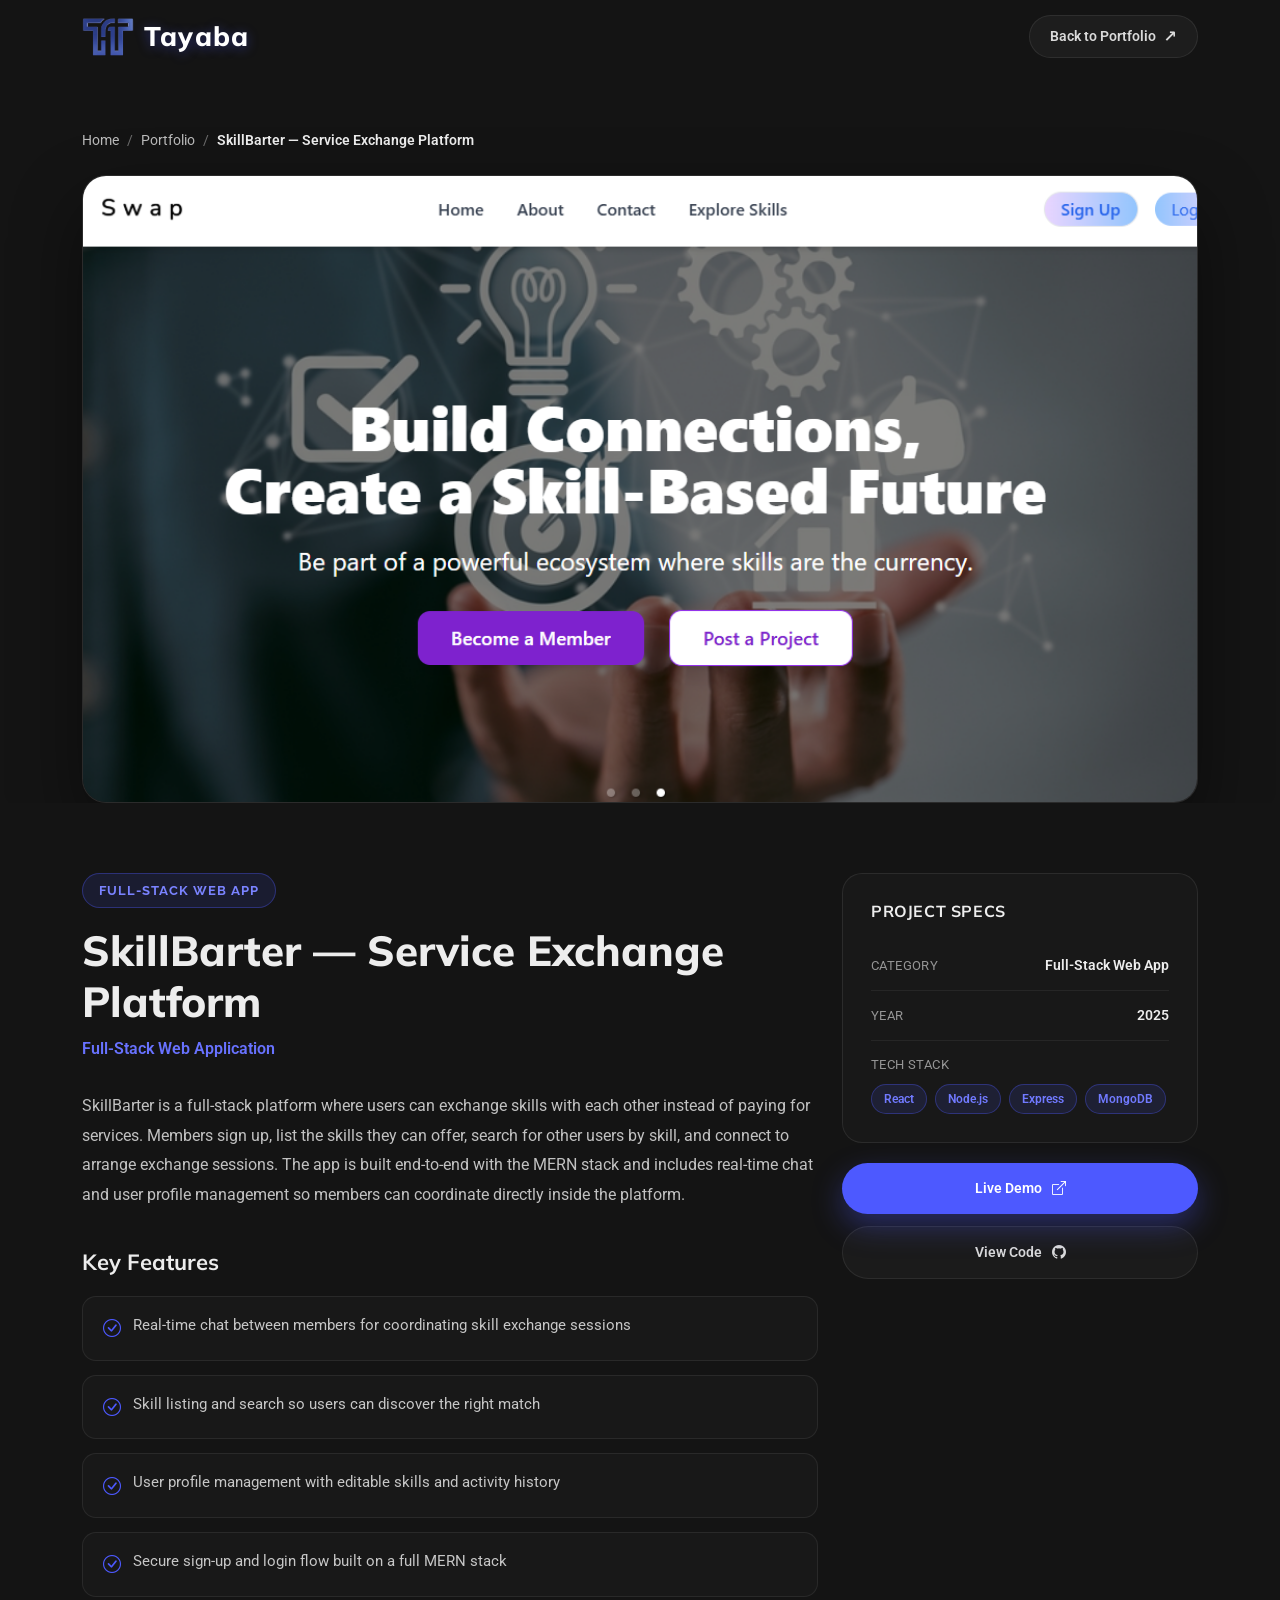
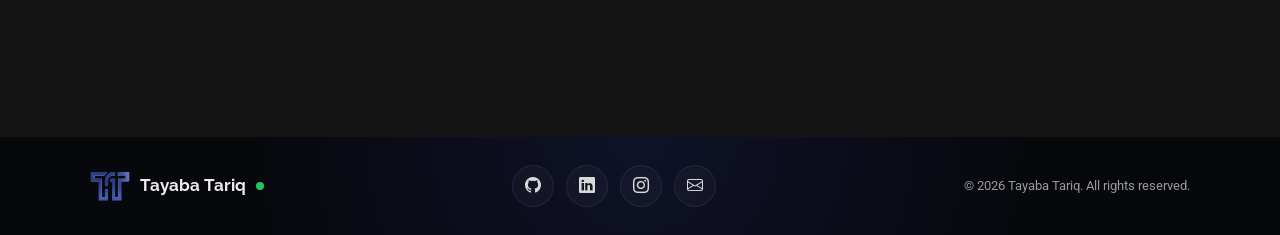
<file: portfolio-details.html>
<!DOCTYPE html>
<html lang="en">

<head>
  <meta charset="utf-8">
  <meta content="width=device-width, initial-scale=1.0" name="viewport">
  <title>Project Details - Tayaba Tariq</title>
  <meta name="description" content="Project case study and technical breakdown.">

  <!-- Favicons -->
  <link href="assets/img/profile/about.png" rel="icon">
  <link href="assets/img/profile/about.png" rel="apple-touch-icon">

  <!-- Fonts -->
  <link href="https://fonts.googleapis.com" rel="preconnect">
  <link href="https://fonts.gstatic.com" rel="preconnect" crossorigin>
  <link
    href="https://fonts.googleapis.com/css2?family=Roboto:ital,wght@0,100;0,300;0,400;0,500;0,700;0,900;1,100;1,300;1,400;1,500;1,700;1,900&family=Raleway:ital,wght@0,100;0,200;0,300;0,400;0,500;0,600;0,700;0,800;0,900;1,100;1,200;1,300;1,400;1,500;1,600;1,700;1,800;1,900&family=Mulish:ital,wght@0,200;0,300;0,400;0,500;0,600;0,700;0,800;0,900;1,200;1,300;1,400;1,500;1,600;1,700;1,800;1,900&display=swap"
    rel="stylesheet">

  <!-- Vendor CSS Files -->
  <link href="assets/vendor/bootstrap/css/bootstrap.min.css" rel="stylesheet">
  <link href="assets/vendor/bootstrap-icons/bootstrap-icons.css" rel="stylesheet">
  <link href="assets/vendor/aos/aos.css" rel="stylesheet">

  <!-- Main CSS File -->
  <link href="assets/css/main.css" rel="stylesheet">
</head>

<body class="project-details-page">

  <header id="header" class="header d-flex align-items-center fixed-top">
    <div class="container-fluid container-xl position-relative d-flex align-items-center justify-content-between">

      <a href="index.html" class="logo d-flex align-items-center">
        <img src="assets/img/namelogo.png" alt="Tayaba Tariq" class="logo-img">
        <span class="sitename">Tayaba</span>
      </a>

      <a href="index.html#portfolio" class="back-to-portfolio">
        Back to Portfolio <span>&#8599;</span>
      </a>

    </div>
  </header>

  <main class="main">

    <!-- Project Hero Media -->
    <section class="project-hero-media">
      <div class="container" data-aos="fade-up">
        <nav class="project-breadcrumbs" aria-label="breadcrumb">
          <a href="index.html">Home</a>
          <span>/</span>
          <a href="index.html#portfolio">Portfolio</a>
          <span>/</span>
          <span id="project-breadcrumb-current">Project</span>
        </nav>

        <div class="project-hero-image-frame">
          <img id="project-hero-image" src="assets/img/portfolio/skill.PNG" alt="Project showcase">
        </div>
      </div>
    </section><!-- /Project Hero Media -->

    <!-- Project Body -->
    <section class="project-body">
      <div class="container">
        <div class="row gy-5">

          <div class="col-lg-8">
            <div class="project-story" data-aos="fade-up" data-aos-delay="100">

              <span class="section-pill" id="project-tag-pill">Project</span>
              <h1 id="project-title">Loading project&hellip;</h1>
              <p class="project-subtitle" id="project-subtitle"></p>

              <div class="project-description" id="project-description"></div>

              <h3 class="project-feature-heading">Key Features</h3>
              <ul class="project-feature-list" id="project-feature-list"></ul>

              <div class="project-gallery" id="project-gallery"></div>

            </div>
          </div>

          <div class="col-lg-4">
            <aside class="project-sidebar" data-aos="fade-up" data-aos-delay="200">

              <div class="sidebar-card">
                <h4>Project Specs</h4>

                <div class="spec-row">
                  <span class="spec-label">Category</span>
                  <span class="spec-value" id="project-category">&mdash;</span>
                </div>

                <div class="spec-row">
                  <span class="spec-label">Year</span>
                  <span class="spec-value" id="project-year">&mdash;</span>
                </div>

                <div class="spec-row spec-row-tech">
                  <span class="spec-label">Tech Stack</span>
                  <div class="tech-badges" id="project-tech-badges"></div>
                </div>
              </div>

              <div class="sidebar-links">
                <a href="#" id="project-live-link" target="_blank" rel="noopener"
                  class="sidebar-btn sidebar-btn-primary magnetic-btn">
                  Live Demo <i class="bi bi-box-arrow-up-right"></i>
                </a>
                <a href="#" id="project-github-link" target="_blank" rel="noopener"
                  class="sidebar-btn sidebar-btn-secondary">
                  View Code <i class="bi bi-github"></i>
                </a>
              </div>

            </aside>
          </div>

        </div>
      </div>
    </section><!-- /Project Body -->

  </main>

  <footer id="footer" class="footer">
    <div class="container footer-bottom">
      <a href="index.html" class="footer-brand">
        <img src="assets/img/namelogo.png" alt="Tayaba Tariq">
        <span>Tayaba Tariq</span>
        <span class="badge-dot"></span>
      </a>

      <div class="footer-social">
        <a href="https://github.com/tayabatariq" target="_blank" rel="noopener noreferrer" aria-label="GitHub"><i
            class="bi bi-github"></i></a>
        <a href="https://www.linkedin.com/in/tayabatariq/" target="_blank" rel="noopener noreferrer"
          aria-label="LinkedIn"><i class="bi bi-linkedin"></i></a>
        <a href="https://www.instagram.com/tayabatariq2023/" target="_blank" rel="noopener noreferrer"
          aria-label="Instagram"><i class="bi bi-instagram"></i></a>
        <a href="mailto:tayabatariq3@gmail.com" aria-label="Email"><i class="bi bi-envelope"></i></a>
      </div>

      <p class="footer-copyright">&copy; 2026 Tayaba Tariq. All rights reserved.</p>
    </div>
  </footer>

  <!-- Scroll Top -->
  <a href="#" id="scroll-top" class="scroll-top d-flex align-items-center justify-content-center"><i
      class="bi bi-arrow-up-short"></i></a>

  <!-- Preloader -->
  <div id="preloader" class="preloader-modern">
    <div class="preloader-logo-wrap">
      <img src="assets/img/namelogo.png" alt="Tayaba Tariq" class="preloader-logo">
    </div>
    <div class="preloader-bar">
      <span class="preloader-bar-fill"></span>
    </div>
    <p class="preloader-caption">Fetching Project&hellip;</p>
  </div>

  <!-- Vendor JS Files -->
  <script src="assets/vendor/aos/aos.js"></script>

  <!-- Main JS Files -->
  <script src="assets/js/main.js"></script>
  <script src="assets/js/portfolio-details.js"></script>

</body>

</html>
</file>
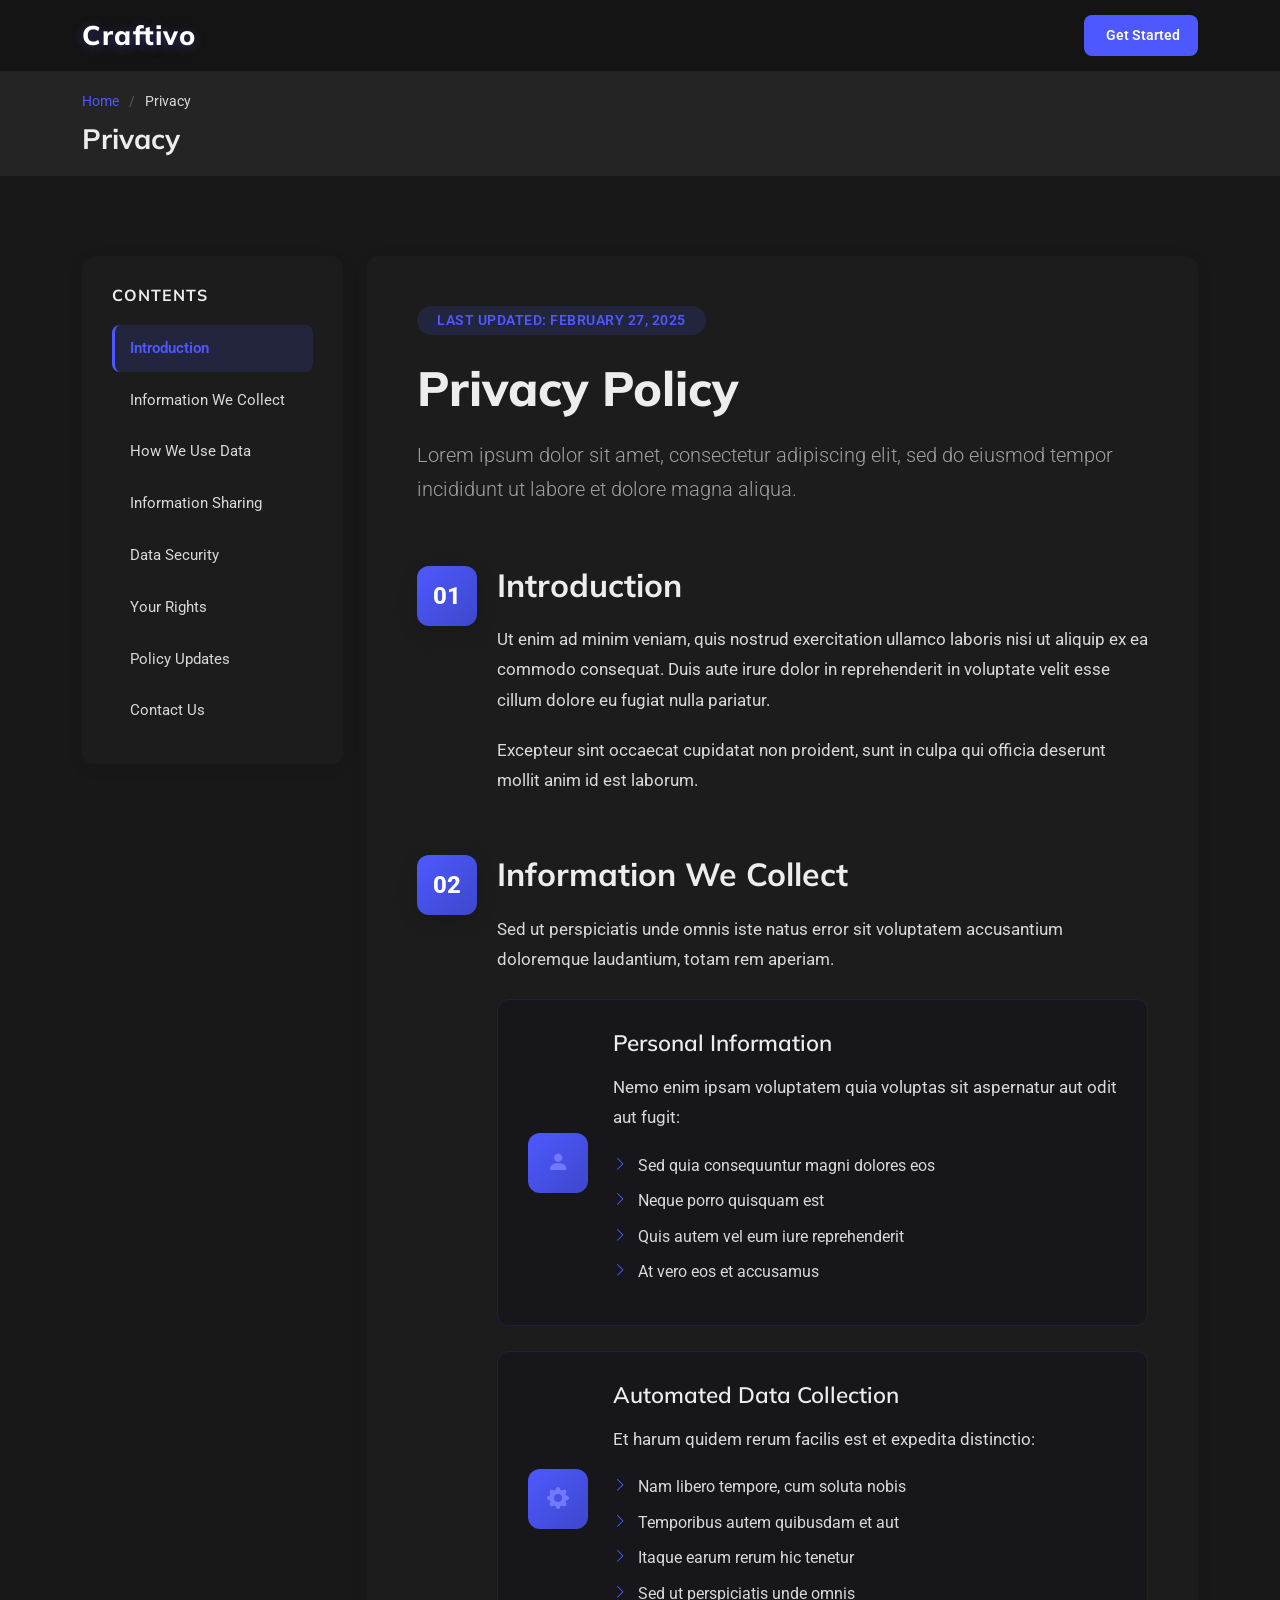
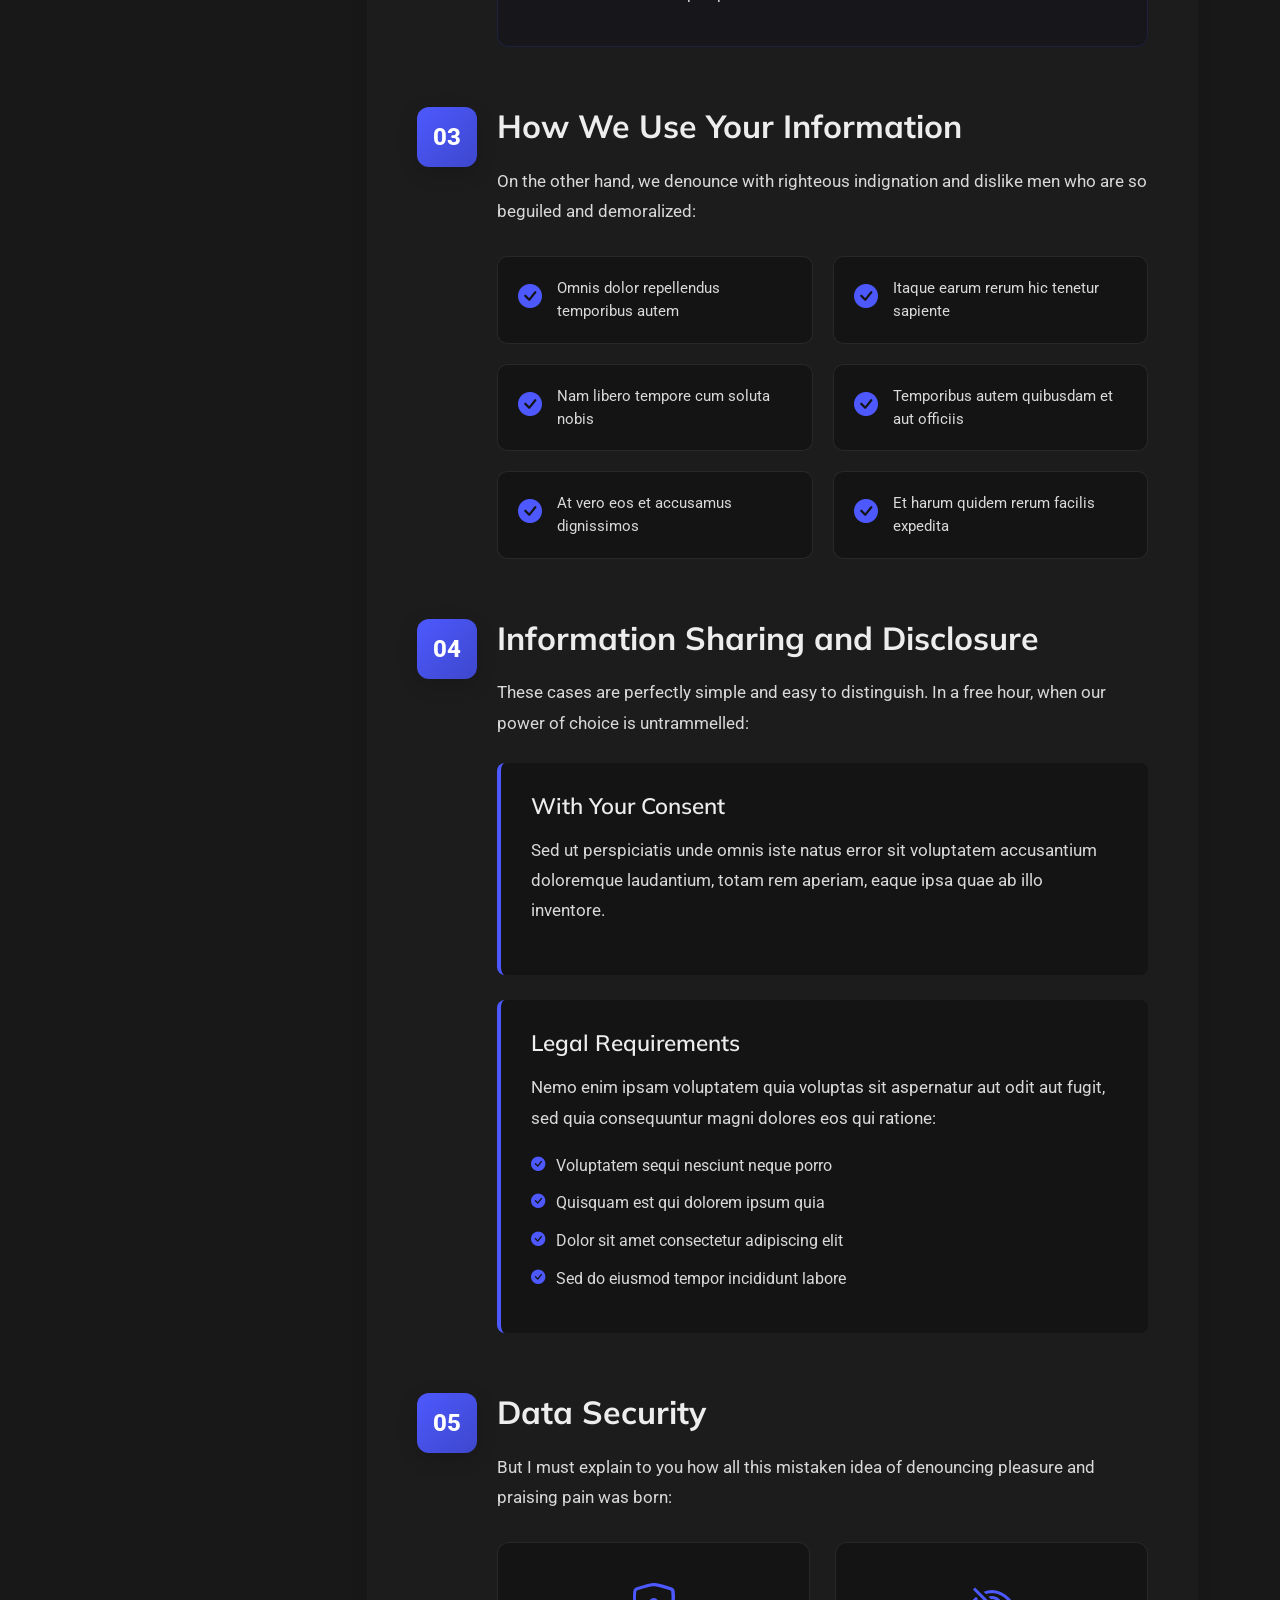
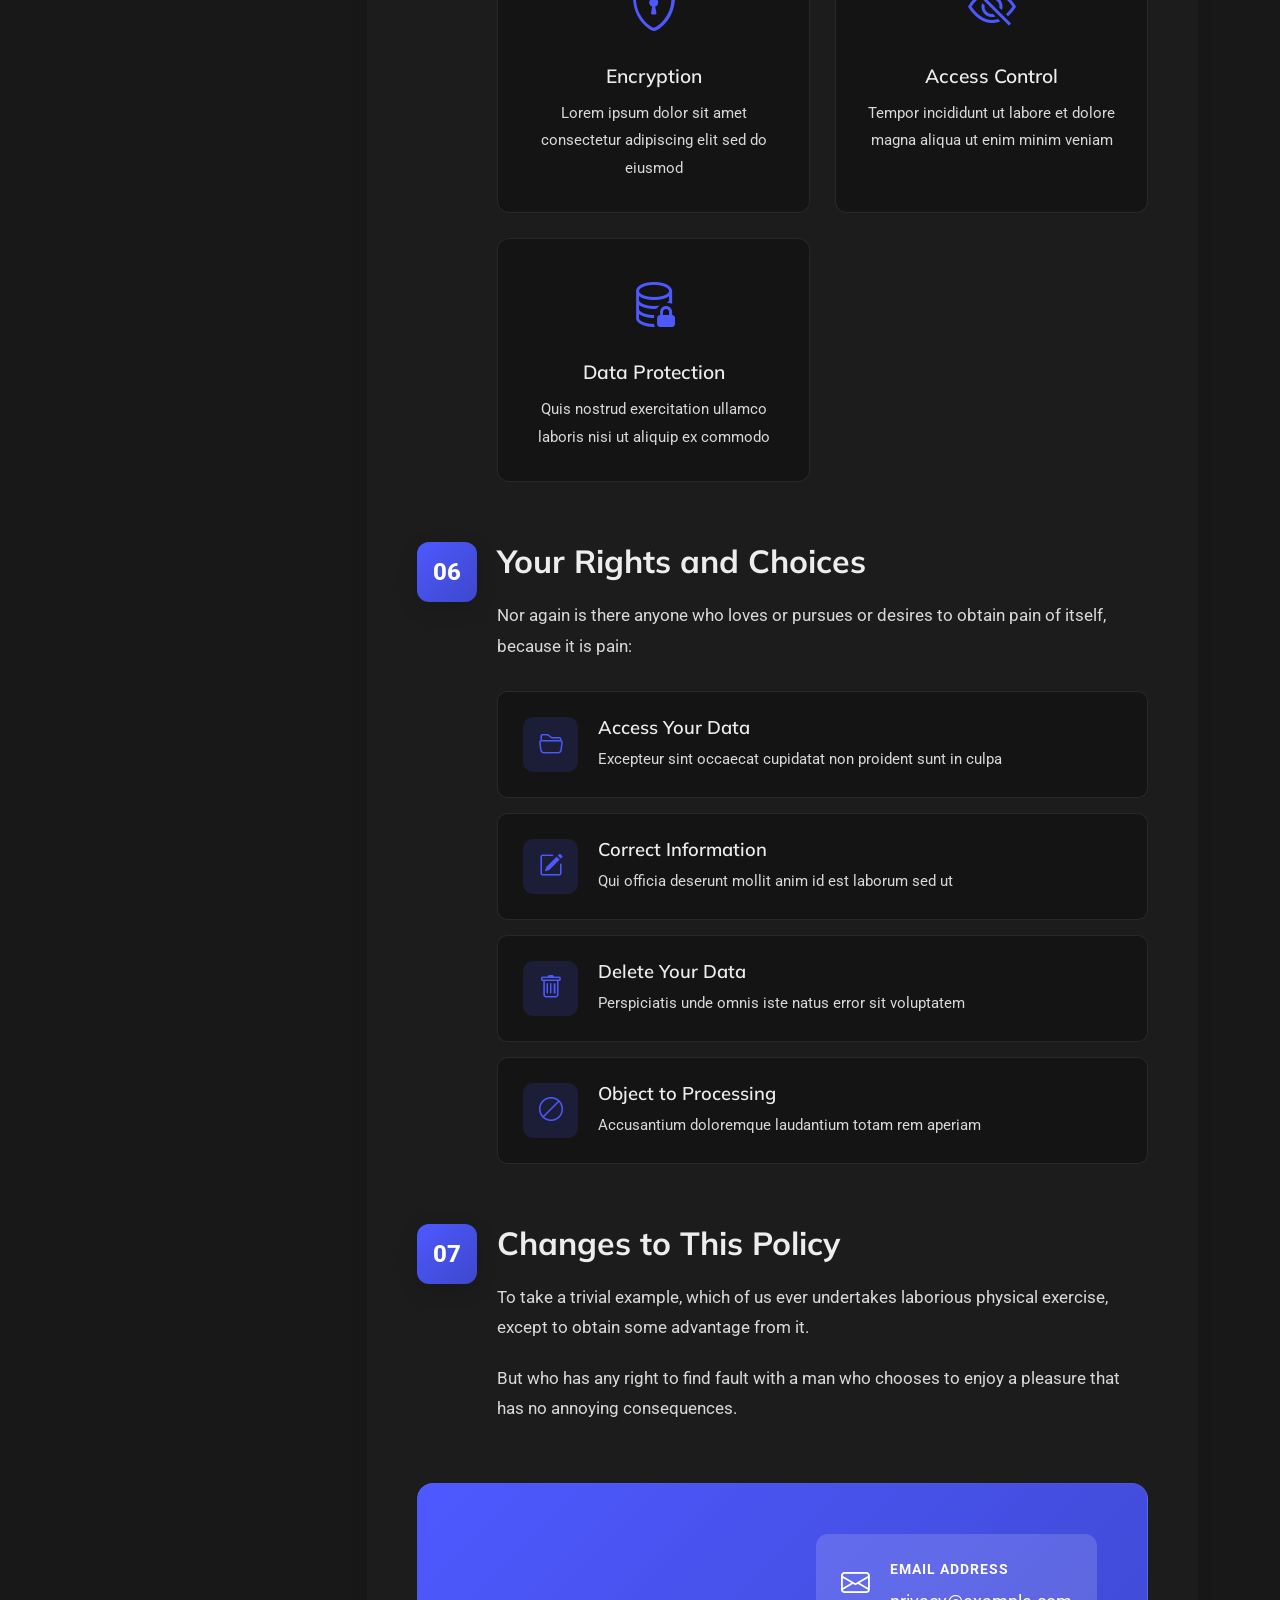
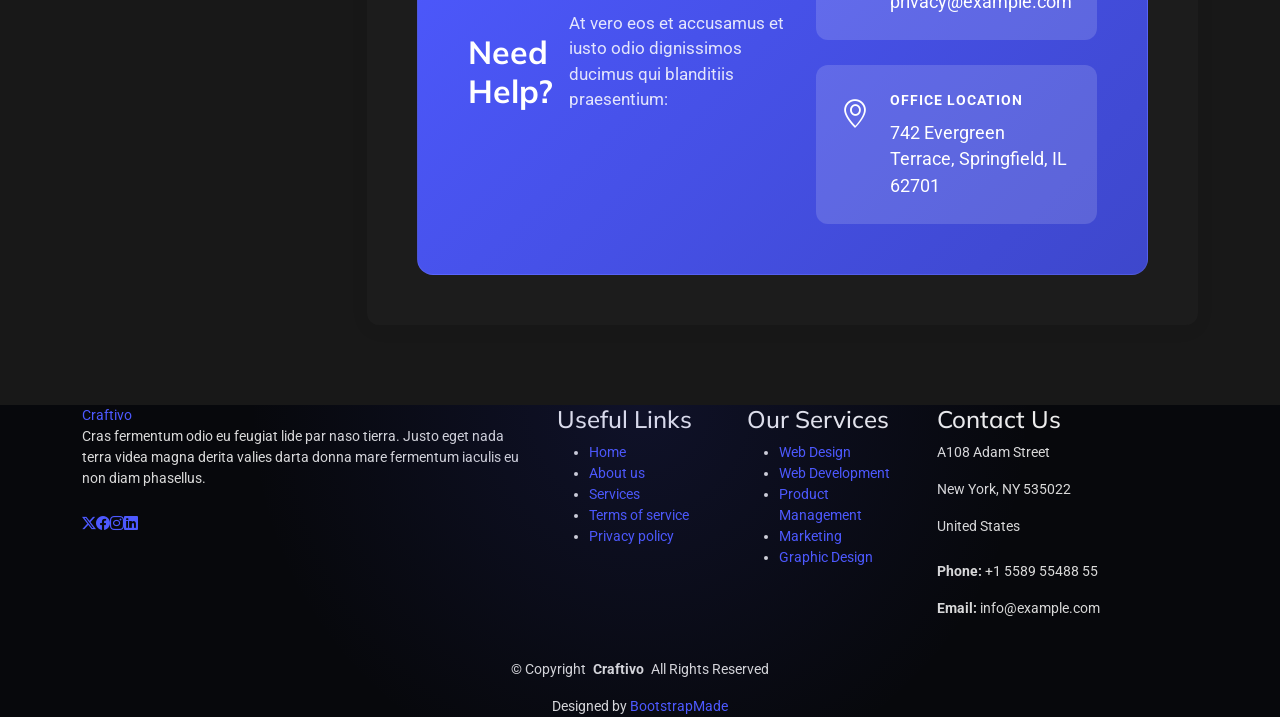
<file: privacy.html>
<!DOCTYPE html>
<html lang="en">

<head>
  <meta charset="utf-8">
  <meta content="width=device-width, initial-scale=1.0" name="viewport">
  <title>Privacy - Craftivo Bootstrap Template</title>
  <meta name="description" content="">
  <meta name="keywords" content="">

  <!-- Favicons -->
  <link href="assets/img/favicon.png" rel="icon">
  <link href="assets/img/apple-touch-icon.png" rel="apple-touch-icon">

  <!-- Fonts -->
  <link href="https://fonts.googleapis.com" rel="preconnect">
  <link href="https://fonts.gstatic.com" rel="preconnect" crossorigin>
  <link href="https://fonts.googleapis.com/css2?family=Roboto:ital,wght@0,100;0,300;0,400;0,500;0,700;0,900;1,100;1,300;1,400;1,500;1,700;1,900&family=Raleway:ital,wght@0,100;0,200;0,300;0,400;0,500;0,600;0,700;0,800;0,900;1,100;1,200;1,300;1,400;1,500;1,600;1,700;1,800;1,900&family=Mulish:ital,wght@0,200;0,300;0,400;0,500;0,600;0,700;0,800;0,900;1,200;1,300;1,400;1,500;1,600;1,700;1,800;1,900&display=swap" rel="stylesheet">

  <!-- Vendor CSS Files -->
  <link href="assets/vendor/bootstrap/css/bootstrap.min.css" rel="stylesheet">
  <link href="assets/vendor/bootstrap-icons/bootstrap-icons.css" rel="stylesheet">
  <link href="assets/vendor/aos/aos.css" rel="stylesheet">
  <link href="assets/vendor/glightbox/css/glightbox.min.css" rel="stylesheet">
  <link href="assets/vendor/swiper/swiper-bundle.min.css" rel="stylesheet">

  <!-- Main CSS File -->
  <link href="assets/css/main.css" rel="stylesheet">

  <!-- =======================================================
  * Template Name: Craftivo
  * Template URL: https://bootstrapmade.com/craftivo-bootstrap-portfolio-template/
  * Updated: Oct 04 2025 with Bootstrap v5.3.8
  * Author: BootstrapMade.com
  * License: https://bootstrapmade.com/license/
  ======================================================== -->
</head>

<body class="privacy-page">

  <header id="header" class="header d-flex align-items-center sticky-top">
    <div class="container-fluid container-xl position-relative d-flex align-items-center">

      <a href="index.html" class="logo d-flex align-items-center me-auto">
        <!-- Uncomment the line below if you also wish to use an image logo -->
        <!-- <img src="assets/img/logo.webp" alt=""> -->
        <h1 class="sitename">Craftivo</h1>
      </a>

      <nav id="navmenu" class="navmenu">
        <ul>
          <li><a href="#hero">Home</a></li>
          <li><a href="#about">About</a></li>
          <li><a href="#resume">Resume</a></li>
          <li><a href="#services">Services</a></li>
          <li><a href="#portfolio">Portfolio</a></li>
          <li class="dropdown"><a href="#"><span>Dropdown</span> <i class="bi bi-chevron-down toggle-dropdown"></i></a>
            <ul>
              <li><a href="#">Dropdown 1</a></li>
              <li class="dropdown"><a href="#"><span>Deep Dropdown</span> <i class="bi bi-chevron-down toggle-dropdown"></i></a>
                <ul>
                  <li><a href="#">Deep Dropdown 1</a></li>
                  <li><a href="#">Deep Dropdown 2</a></li>
                  <li><a href="#">Deep Dropdown 3</a></li>
                  <li><a href="#">Deep Dropdown 4</a></li>
                  <li><a href="#">Deep Dropdown 5</a></li>
                </ul>
              </li>
              <li><a href="#">Dropdown 2</a></li>
              <li><a href="#">Dropdown 3</a></li>
              <li><a href="#">Dropdown 4</a></li>
            </ul>
          </li>
          <li><a href="#contact">Contact</a></li>
        </ul>
        <i class="mobile-nav-toggle d-xl-none bi bi-list"></i>
      </nav>

      <a class="btn-getstarted" href="#about">Get Started</a>

    </div>
  </header>

  <main class="main">

    <!-- Page Title -->
    <div class="page-title light-background">
      <div class="container">
        <nav class="breadcrumbs">
          <ol>
            <li><a href="index.html">Home</a></li>
            <li class="current">Privacy</li>
          </ol>
        </nav>
        <h1>Privacy</h1>
      </div>
    </div><!-- End Page Title -->

    <!-- Privacy Section -->
    <section id="privacy" class="privacy section">

      <div class="container">

        <div class="row">
          <!-- Sidebar Navigation -->
          <div class="col-lg-3">
            <div class="policy-sidebar" data-aos="fade-right">
              <h3>Contents</h3>
              <nav class="policy-nav">
                <a href="#introduction" class="nav-link active">Introduction</a>
                <a href="#information-collect" class="nav-link">Information We Collect</a>
                <a href="#use-information" class="nav-link">How We Use Data</a>
                <a href="#sharing" class="nav-link">Information Sharing</a>
                <a href="#security" class="nav-link">Data Security</a>
                <a href="#rights" class="nav-link">Your Rights</a>
                <a href="#changes" class="nav-link">Policy Updates</a>
                <a href="#contact" class="nav-link">Contact Us</a>
              </nav>
            </div>
          </div>

          <!-- Main Content -->
          <div class="col-lg-9">
            <div class="policy-main">
              <!-- Header -->
              <div class="policy-hero" data-aos="fade-up">
                <div class="badge">Last Updated: February 27, 2025</div>
                <h1>Privacy Policy</h1>
                <p class="lead">Lorem ipsum dolor sit amet, consectetur adipiscing elit, sed do eiusmod tempor incididunt ut labore et dolore magna aliqua.</p>
              </div>

              <!-- Introduction -->
              <div class="policy-section" id="introduction" data-aos="fade-up" data-aos-delay="100">
                <div class="section-number">01</div>
                <h2>Introduction</h2>
                <p>Ut enim ad minim veniam, quis nostrud exercitation ullamco laboris nisi ut aliquip ex ea commodo consequat. Duis aute irure dolor in reprehenderit in voluptate velit esse cillum dolore eu fugiat nulla pariatur.</p>
                <p>Excepteur sint occaecat cupidatat non proident, sunt in culpa qui officia deserunt mollit anim id est laborum.</p>
              </div>

              <!-- Information Collection -->
              <div class="policy-section" id="information-collect" data-aos="fade-up" data-aos-delay="150">
                <div class="section-number">02</div>
                <h2>Information We Collect</h2>
                <p>Sed ut perspiciatis unde omnis iste natus error sit voluptatem accusantium doloremque laudantium, totam rem aperiam.</p>

                <div class="info-card">
                  <div class="card-icon">
                    <i class="bi bi-person-fill"></i>
                  </div>
                  <div class="card-content">
                    <h3>Personal Information</h3>
                    <p>Nemo enim ipsam voluptatem quia voluptas sit aspernatur aut odit aut fugit:</p>
                    <ul>
                      <li>Sed quia consequuntur magni dolores eos</li>
                      <li>Neque porro quisquam est</li>
                      <li>Quis autem vel eum iure reprehenderit</li>
                      <li>At vero eos et accusamus</li>
                    </ul>
                  </div>
                </div>

                <div class="info-card">
                  <div class="card-icon">
                    <i class="bi bi-gear-fill"></i>
                  </div>
                  <div class="card-content">
                    <h3>Automated Data Collection</h3>
                    <p>Et harum quidem rerum facilis est et expedita distinctio:</p>
                    <ul>
                      <li>Nam libero tempore, cum soluta nobis</li>
                      <li>Temporibus autem quibusdam et aut</li>
                      <li>Itaque earum rerum hic tenetur</li>
                      <li>Sed ut perspiciatis unde omnis</li>
                    </ul>
                  </div>
                </div>
              </div>

              <!-- Use of Information -->
              <div class="policy-section" id="use-information" data-aos="fade-up" data-aos-delay="200">
                <div class="section-number">03</div>
                <h2>How We Use Your Information</h2>
                <p>On the other hand, we denounce with righteous indignation and dislike men who are so beguiled and demoralized:</p>
                <div class="usage-grid">
                  <div class="usage-item">
                    <i class="bi bi-check-circle-fill"></i>
                    <span>Omnis dolor repellendus temporibus autem</span>
                  </div>
                  <div class="usage-item">
                    <i class="bi bi-check-circle-fill"></i>
                    <span>Itaque earum rerum hic tenetur sapiente</span>
                  </div>
                  <div class="usage-item">
                    <i class="bi bi-check-circle-fill"></i>
                    <span>Nam libero tempore cum soluta nobis</span>
                  </div>
                  <div class="usage-item">
                    <i class="bi bi-check-circle-fill"></i>
                    <span>Temporibus autem quibusdam et aut officiis</span>
                  </div>
                  <div class="usage-item">
                    <i class="bi bi-check-circle-fill"></i>
                    <span>At vero eos et accusamus dignissimos</span>
                  </div>
                  <div class="usage-item">
                    <i class="bi bi-check-circle-fill"></i>
                    <span>Et harum quidem rerum facilis expedita</span>
                  </div>
                </div>
              </div>

              <!-- Information Sharing -->
              <div class="policy-section" id="sharing" data-aos="fade-up" data-aos-delay="250">
                <div class="section-number">04</div>
                <h2>Information Sharing and Disclosure</h2>
                <p>These cases are perfectly simple and easy to distinguish. In a free hour, when our power of choice is untrammelled:</p>

                <div class="sharing-box">
                  <h3>With Your Consent</h3>
                  <p>Sed ut perspiciatis unde omnis iste natus error sit voluptatem accusantium doloremque laudantium, totam rem aperiam, eaque ipsa quae ab illo inventore.</p>
                </div>

                <div class="sharing-box">
                  <h3>Legal Requirements</h3>
                  <p>Nemo enim ipsam voluptatem quia voluptas sit aspernatur aut odit aut fugit, sed quia consequuntur magni dolores eos qui ratione:</p>
                  <ul>
                    <li>Voluptatem sequi nesciunt neque porro</li>
                    <li>Quisquam est qui dolorem ipsum quia</li>
                    <li>Dolor sit amet consectetur adipiscing elit</li>
                    <li>Sed do eiusmod tempor incididunt labore</li>
                  </ul>
                </div>
              </div>

              <!-- Data Security -->
              <div class="policy-section" id="security" data-aos="fade-up" data-aos-delay="300">
                <div class="section-number">05</div>
                <h2>Data Security</h2>
                <p>But I must explain to you how all this mistaken idea of denouncing pleasure and praising pain was born:</p>
                <div class="security-features">
                  <div class="feature">
                    <i class="bi bi-shield-lock"></i>
                    <h4>Encryption</h4>
                    <p>Lorem ipsum dolor sit amet consectetur adipiscing elit sed do eiusmod</p>
                  </div>
                  <div class="feature">
                    <i class="bi bi-eye-slash"></i>
                    <h4>Access Control</h4>
                    <p>Tempor incididunt ut labore et dolore magna aliqua ut enim minim veniam</p>
                  </div>
                  <div class="feature">
                    <i class="bi bi-database-lock"></i>
                    <h4>Data Protection</h4>
                    <p>Quis nostrud exercitation ullamco laboris nisi ut aliquip ex commodo</p>
                  </div>
                </div>
              </div>

              <!-- Your Rights -->
              <div class="policy-section" id="rights" data-aos="fade-up" data-aos-delay="100">
                <div class="section-number">06</div>
                <h2>Your Rights and Choices</h2>
                <p>Nor again is there anyone who loves or pursues or desires to obtain pain of itself, because it is pain:</p>
                <div class="rights-list">
                  <div class="right-item">
                    <div class="right-icon"><i class="bi bi-folder2-open"></i></div>
                    <div class="right-content">
                      <h4>Access Your Data</h4>
                      <p>Excepteur sint occaecat cupidatat non proident sunt in culpa</p>
                    </div>
                  </div>
                  <div class="right-item">
                    <div class="right-icon"><i class="bi bi-pencil-square"></i></div>
                    <div class="right-content">
                      <h4>Correct Information</h4>
                      <p>Qui officia deserunt mollit anim id est laborum sed ut</p>
                    </div>
                  </div>
                  <div class="right-item">
                    <div class="right-icon"><i class="bi bi-trash"></i></div>
                    <div class="right-content">
                      <h4>Delete Your Data</h4>
                      <p>Perspiciatis unde omnis iste natus error sit voluptatem</p>
                    </div>
                  </div>
                  <div class="right-item">
                    <div class="right-icon"><i class="bi bi-ban"></i></div>
                    <div class="right-content">
                      <h4>Object to Processing</h4>
                      <p>Accusantium doloremque laudantium totam rem aperiam</p>
                    </div>
                  </div>
                </div>
              </div>

              <!-- Policy Updates -->
              <div class="policy-section" id="changes" data-aos="fade-up" data-aos-delay="150">
                <div class="section-number">07</div>
                <h2>Changes to This Policy</h2>
                <p>To take a trivial example, which of us ever undertakes laborious physical exercise, except to obtain some advantage from it.</p>
                <p>But who has any right to find fault with a man who chooses to enjoy a pleasure that has no annoying consequences.</p>
              </div>

              <!-- Contact Section -->
              <div class="policy-contact" id="contact" data-aos="fade-up" data-aos-delay="200">
                <div class="contact-card">
                  <h2>Need Help?</h2>
                  <p>At vero eos et accusamus et iusto odio dignissimos ducimus qui blanditiis praesentium:</p>
                  <div class="contact-info">
                    <div class="info-item">
                      <i class="bi bi-envelope"></i>
                      <div>
                        <strong>Email Address</strong>
                        <span>privacy@example.com</span>
                      </div>
                    </div>
                    <div class="info-item">
                      <i class="bi bi-geo-alt"></i>
                      <div>
                        <strong>Office Location</strong>
                        <span>742 Evergreen Terrace, Springfield, IL 62701</span>
                      </div>
                    </div>
                  </div>
                </div>
              </div>

            </div>
          </div>

        </div>

      </div>

    </section><!-- /Privacy Section -->

  </main>

  <footer id="footer" class="footer">

    <div class="container footer-top">
      <div class="row gy-4">
        <div class="col-lg-5 col-md-12 footer-about">
          <a href="index.html" class="logo d-flex align-items-center">
            <span class="sitename">Craftivo</span>
          </a>
          <p>Cras fermentum odio eu feugiat lide par naso tierra. Justo eget nada terra videa magna derita valies darta donna mare fermentum iaculis eu non diam phasellus.</p>
          <div class="social-links d-flex mt-4">
            <a href=""><i class="bi bi-twitter-x"></i></a>
            <a href=""><i class="bi bi-facebook"></i></a>
            <a href=""><i class="bi bi-instagram"></i></a>
            <a href=""><i class="bi bi-linkedin"></i></a>
          </div>
        </div>

        <div class="col-lg-2 col-6 footer-links">
          <h4>Useful Links</h4>
          <ul>
            <li><a href="#">Home</a></li>
            <li><a href="#">About us</a></li>
            <li><a href="#">Services</a></li>
            <li><a href="#">Terms of service</a></li>
            <li><a href="#">Privacy policy</a></li>
          </ul>
        </div>

        <div class="col-lg-2 col-6 footer-links">
          <h4>Our Services</h4>
          <ul>
            <li><a href="#">Web Design</a></li>
            <li><a href="#">Web Development</a></li>
            <li><a href="#">Product Management</a></li>
            <li><a href="#">Marketing</a></li>
            <li><a href="#">Graphic Design</a></li>
          </ul>
        </div>

        <div class="col-lg-3 col-md-12 footer-contact text-center text-md-start">
          <h4>Contact Us</h4>
          <p>A108 Adam Street</p>
          <p>New York, NY 535022</p>
          <p>United States</p>
          <p class="mt-4"><strong>Phone:</strong> <span>+1 5589 55488 55</span></p>
          <p><strong>Email:</strong> <span>info@example.com</span></p>
        </div>

      </div>
    </div>

    <div class="container copyright text-center mt-4">
      <p>© <span>Copyright</span> <strong class="px-1 sitename">Craftivo</strong> <span>All Rights Reserved</span></p>
      <div class="credits">
        <!-- All the links in the footer should remain intact. -->
        <!-- You can delete the links only if you've purchased the pro version. -->
        <!-- Licensing information: https://bootstrapmade.com/license/ -->
        <!-- Purchase the pro version with working PHP/AJAX contact form: [buy-url] -->
        Designed by <a href="https://bootstrapmade.com/">BootstrapMade</a>
      </div>
    </div>

  </footer>

  <!-- Scroll Top -->
  <a href="#" id="scroll-top" class="scroll-top d-flex align-items-center justify-content-center"><i class="bi bi-arrow-up-short"></i></a>

  <!-- Preloader -->
  <div id="preloader"></div>

  <!-- Vendor JS Files -->
  <script src="assets/vendor/bootstrap/js/bootstrap.bundle.min.js"></script>
  <script src="assets/vendor/php-email-form/validate.js"></script>
  <script src="assets/vendor/aos/aos.js"></script>
  <script src="assets/vendor/typed.js/typed.umd.js"></script>
  <script src="assets/vendor/waypoints/noframework.waypoints.js"></script>
  <script src="assets/vendor/glightbox/js/glightbox.min.js"></script>
  <script src="assets/vendor/imagesloaded/imagesloaded.pkgd.min.js"></script>
  <script src="assets/vendor/isotope-layout/isotope.pkgd.min.js"></script>
  <script src="assets/vendor/swiper/swiper-bundle.min.js"></script>

  <!-- Main JS File -->
  <script src="assets/js/main.js"></script>

</body>

</html>
</file>
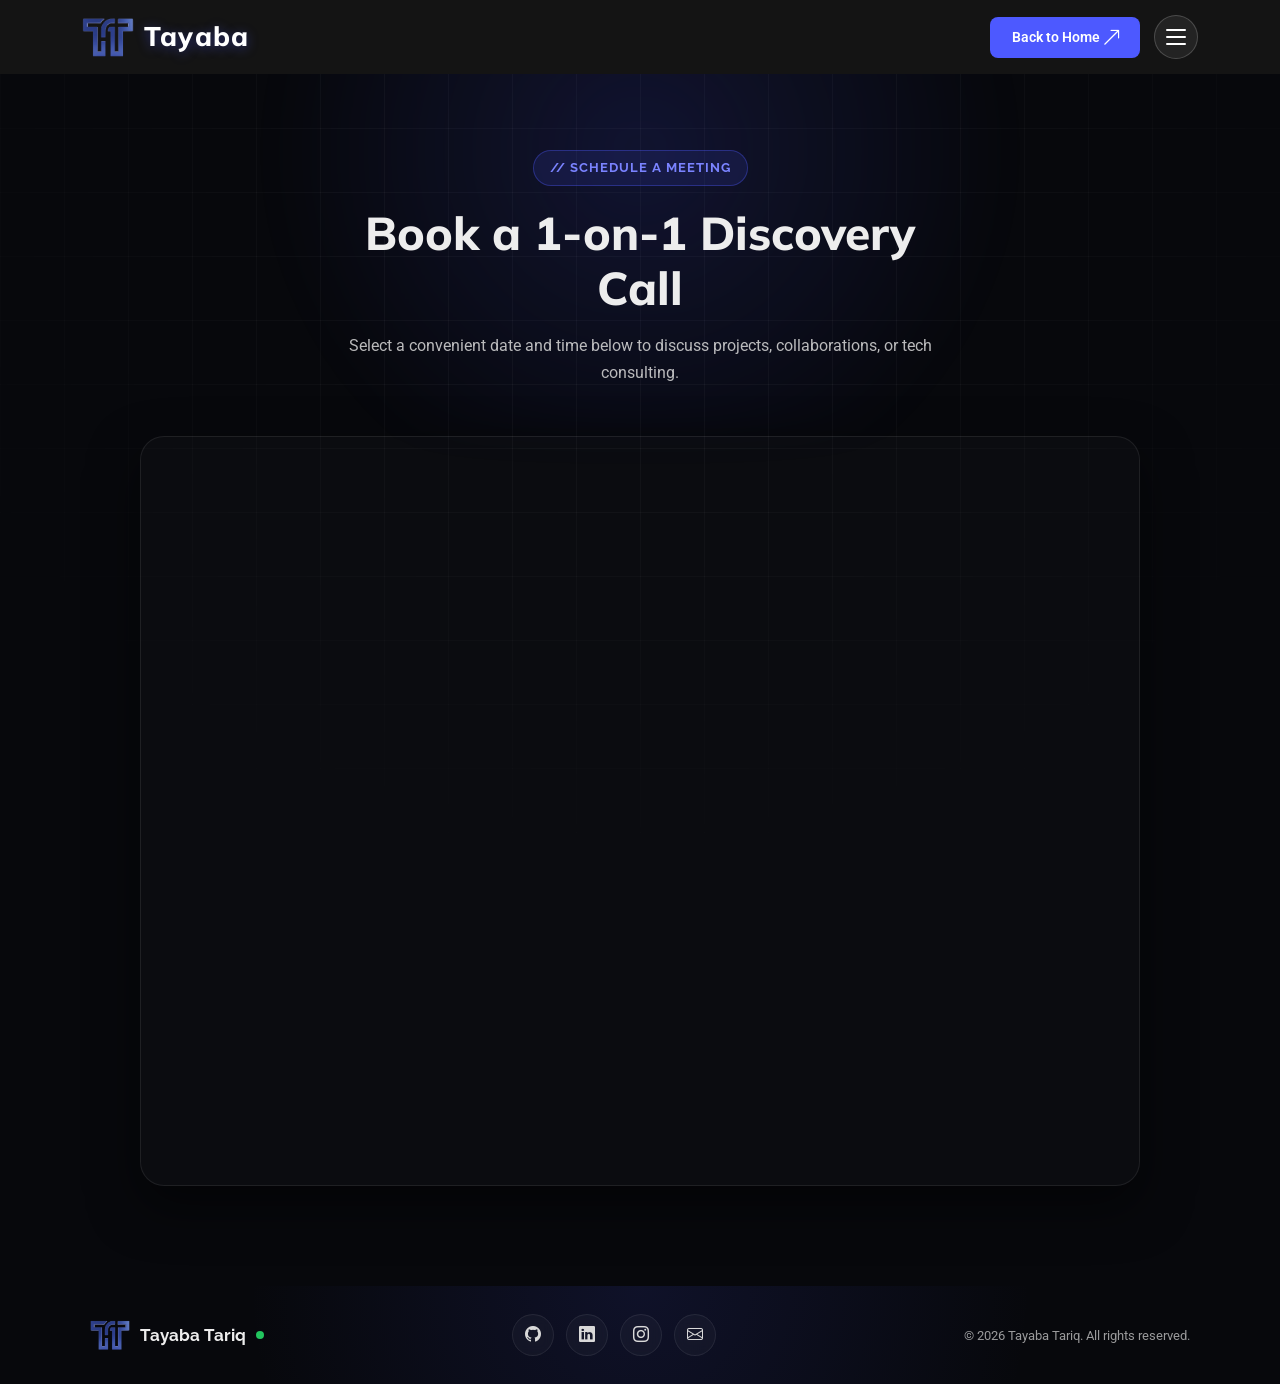
<file: schedule.html>
<!DOCTYPE html>
<html lang="en">

<head>
  <meta charset="utf-8">
  <meta content="width=device-width, initial-scale=1.0" name="viewport">
  <title>Schedule a Call - Tayaba Tariq</title>
  <meta name="description" content="Book a 1-on-1 discovery call with Tayaba Tariq to discuss projects, collaborations, or tech consulting.">

  <!-- Favicons -->
  <link href="assets/img/namelogo.png" rel="icon">
  <link href="assets/img/profile/about.png" rel="apple-touch-icon">

  <!-- Fonts -->
  <link href="https://fonts.googleapis.com" rel="preconnect">
  <link href="https://fonts.gstatic.com" rel="preconnect" crossorigin>
  <link
    href="https://fonts.googleapis.com/css2?family=Roboto:ital,wght@0,100;0,300;0,400;0,500;0,700;0,900;1,100;1,300;1,400;1,500;1,700;1,900&family=Raleway:ital,wght@0,100;0,200;0,300;0,400;0,500;0,600;0,700;0,800;0,900;1,100;1,200;1,300;1,400;1,500;1,600;1,700;1,800;1,900&family=Mulish:ital,wght@0,200;0,300;0,400;0,500;0,600;0,700;0,800;0,900;1,200;1,300;1,400;1,500;1,600;1,700;1,800;1,900&display=swap"
    rel="stylesheet">

  <!-- Vendor CSS Files -->
  <link href="assets/vendor/bootstrap/css/bootstrap.min.css" rel="stylesheet">
  <link href="assets/vendor/bootstrap-icons/bootstrap-icons.css" rel="stylesheet">
  <link href="assets/vendor/aos/aos.css" rel="stylesheet">

  <!-- Main CSS File -->
  <link href="assets/css/main.css" rel="stylesheet">
</head>

<body class="schedule-page">

  <header id="header" class="header d-flex align-items-center fixed-top">
    <div class="container-fluid container-xl position-relative d-flex align-items-center justify-content-between">

      <a href="index.html" class="logo d-flex align-items-center">
        <img src="assets/img/namelogo.png" alt="Tayaba Tariq" class="logo-img">
        <span class="sitename">Tayaba</span>
      </a>

      <nav id="navmenu" class="navmenu">
        <ul>
          <li><a href="index.html#hero"><span class="nav-icon"><i class="bi bi-house-door-fill"></i></span><span
                class="nav-label">Home</span><i class="bi bi-arrow-right-short nav-arrow"></i></a></li>
          <li><a href="index.html#about"><span class="nav-icon"><i class="bi bi-person-fill"></i></span><span
                class="nav-label">About</span><i class="bi bi-arrow-right-short nav-arrow"></i></a></li>
          <li><a href="index.html#resume"><span class="nav-icon"><i
                  class="bi bi-file-earmark-text-fill"></i></span><span class="nav-label">Resume</span><i
                class="bi bi-arrow-right-short nav-arrow"></i></a></li>
          <li><a href="index.html#services"><span class="nav-icon"><i class="bi bi-gear-fill"></i></span><span
                class="nav-label">Services</span><i class="bi bi-arrow-right-short nav-arrow"></i></a></li>
          <li><a href="index.html#portfolio"><span class="nav-icon"><i class="bi bi-images"></i></span><span
                class="nav-label">Portfolio</span><i class="bi bi-arrow-right-short nav-arrow"></i></a></li>
          <li><a href="index.html#contact"><span class="nav-icon"><i class="bi bi-envelope-fill"></i></span><span
                class="nav-label">Contact</span><i class="bi bi-arrow-right-short nav-arrow"></i></a></li>
        </ul>
      </nav>

      <div class="header-actions d-flex align-items-center">
        <a class="btn-getstarted" href="index.html">Back to Home <i class="bi bi-arrow-up-right"></i></a>
        <button type="button" class="hamburger-toggle" id="navToggleBtn" aria-label="Toggle navigation menu"
          aria-expanded="false" aria-controls="navmenu">
          <span></span>
          <span></span>
          <span></span>
        </button>
      </div>

    </div>
  </header>

  <main class="main">

    <!-- Schedule Section -->
    <section class="schedule-hero">
      <div class="schedule-bg">
        <span class="schedule-grid"></span>
        <span class="schedule-glow"></span>
      </div>

      <div class="container">
        <div class="schedule-heading" data-aos="fade-up">
          <span class="section-pill">// SCHEDULE A MEETING</span>
          <h1 class="schedule-title">Book a 1-on-1 Discovery Call</h1>
          <p class="schedule-subtitle">Select a convenient date and time below to discuss projects, collaborations,
            or tech consulting.</p>
        </div>

        <div class="calendly-card" data-aos="fade-up" data-aos-delay="100">
        <!-- Calendly inline widget begin -->
<div class="calendly-inline-widget" data-url="https://calendly.com/tayabatariq3/30min?background_color=040404&text_color=fff6f6" style="min-width:320px;height:700px;"></div>
<script type="text/javascript" src="https://assets.calendly.com/assets/external/widget.js" async></script>
<!-- Calendly inline widget end -->
        </div>
      </div>
    </section><!-- /Schedule Section -->

  </main>

  <footer id="footer" class="footer">
    <div class="container footer-bottom">
      <a href="index.html" class="footer-brand">
        <img src="assets/img/namelogo.png" alt="Tayaba Tariq">
        <span>Tayaba Tariq</span>
        <span class="badge-dot"></span>
      </a>

      <div class="footer-social">
        <a href="https://github.com/tayabatariq" target="_blank" rel="noopener noreferrer" aria-label="GitHub"><i
            class="bi bi-github"></i></a>
        <a href="https://www.linkedin.com/in/tayabatariq/" target="_blank" rel="noopener noreferrer"
          aria-label="LinkedIn"><i class="bi bi-linkedin"></i></a>
        <a href="https://www.instagram.com/tayabatariq2023/" target="_blank" rel="noopener noreferrer"
          aria-label="Instagram"><i class="bi bi-instagram"></i></a>
        <a href="mailto:tayabatariq3@gmail.com" aria-label="Email"><i class="bi bi-envelope"></i></a>
      </div>

      <p class="footer-copyright">&copy; 2026 Tayaba Tariq. All rights reserved.</p>
    </div>
  </footer>

  <!-- Scroll Top -->
  <a href="#" id="scroll-top" class="scroll-top d-flex align-items-center justify-content-center"><i
      class="bi bi-arrow-up-short"></i></a>

  <!-- Preloader -->
  <div id="preloader"></div>

  <!-- Vendor JS Files -->
  <script src="assets/vendor/aos/aos.js"></script>

  <!-- Main JS File -->
  <script src="assets/js/main.js"></script>

</body>

</html>
</file>
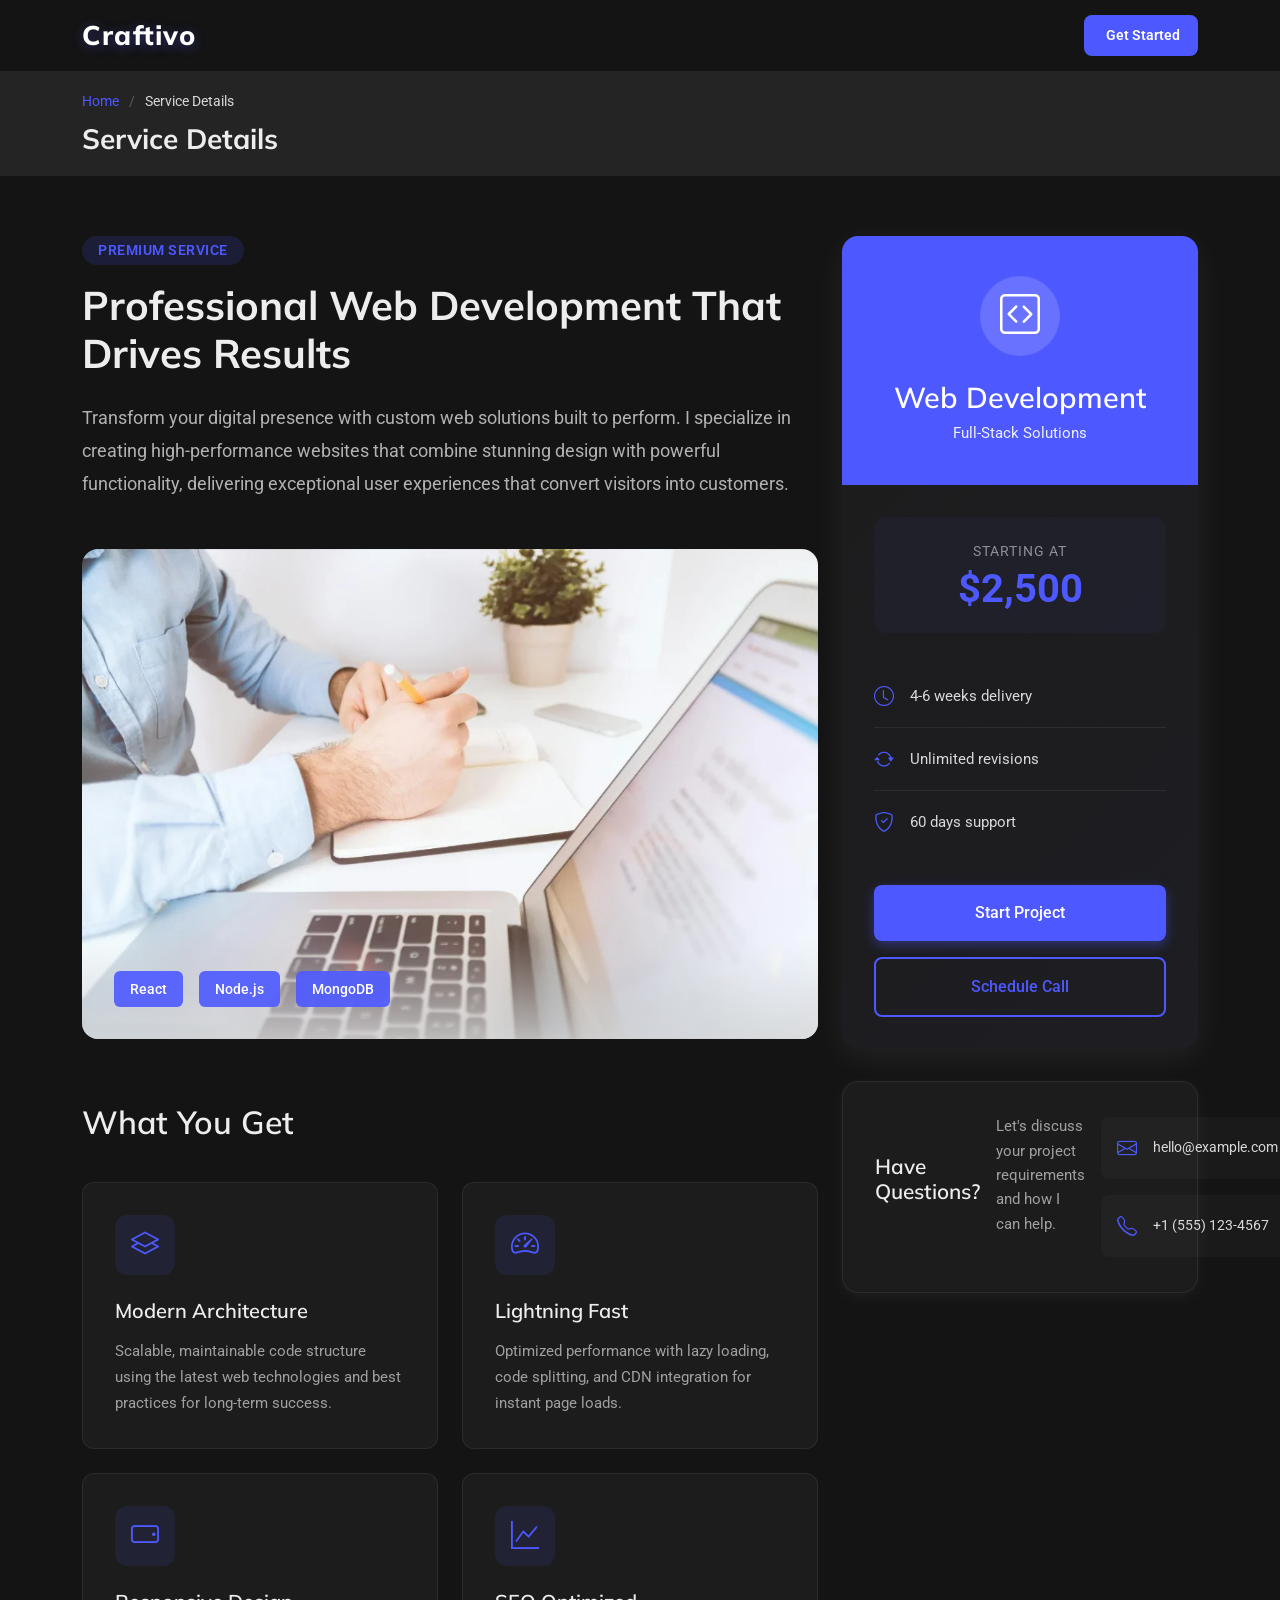
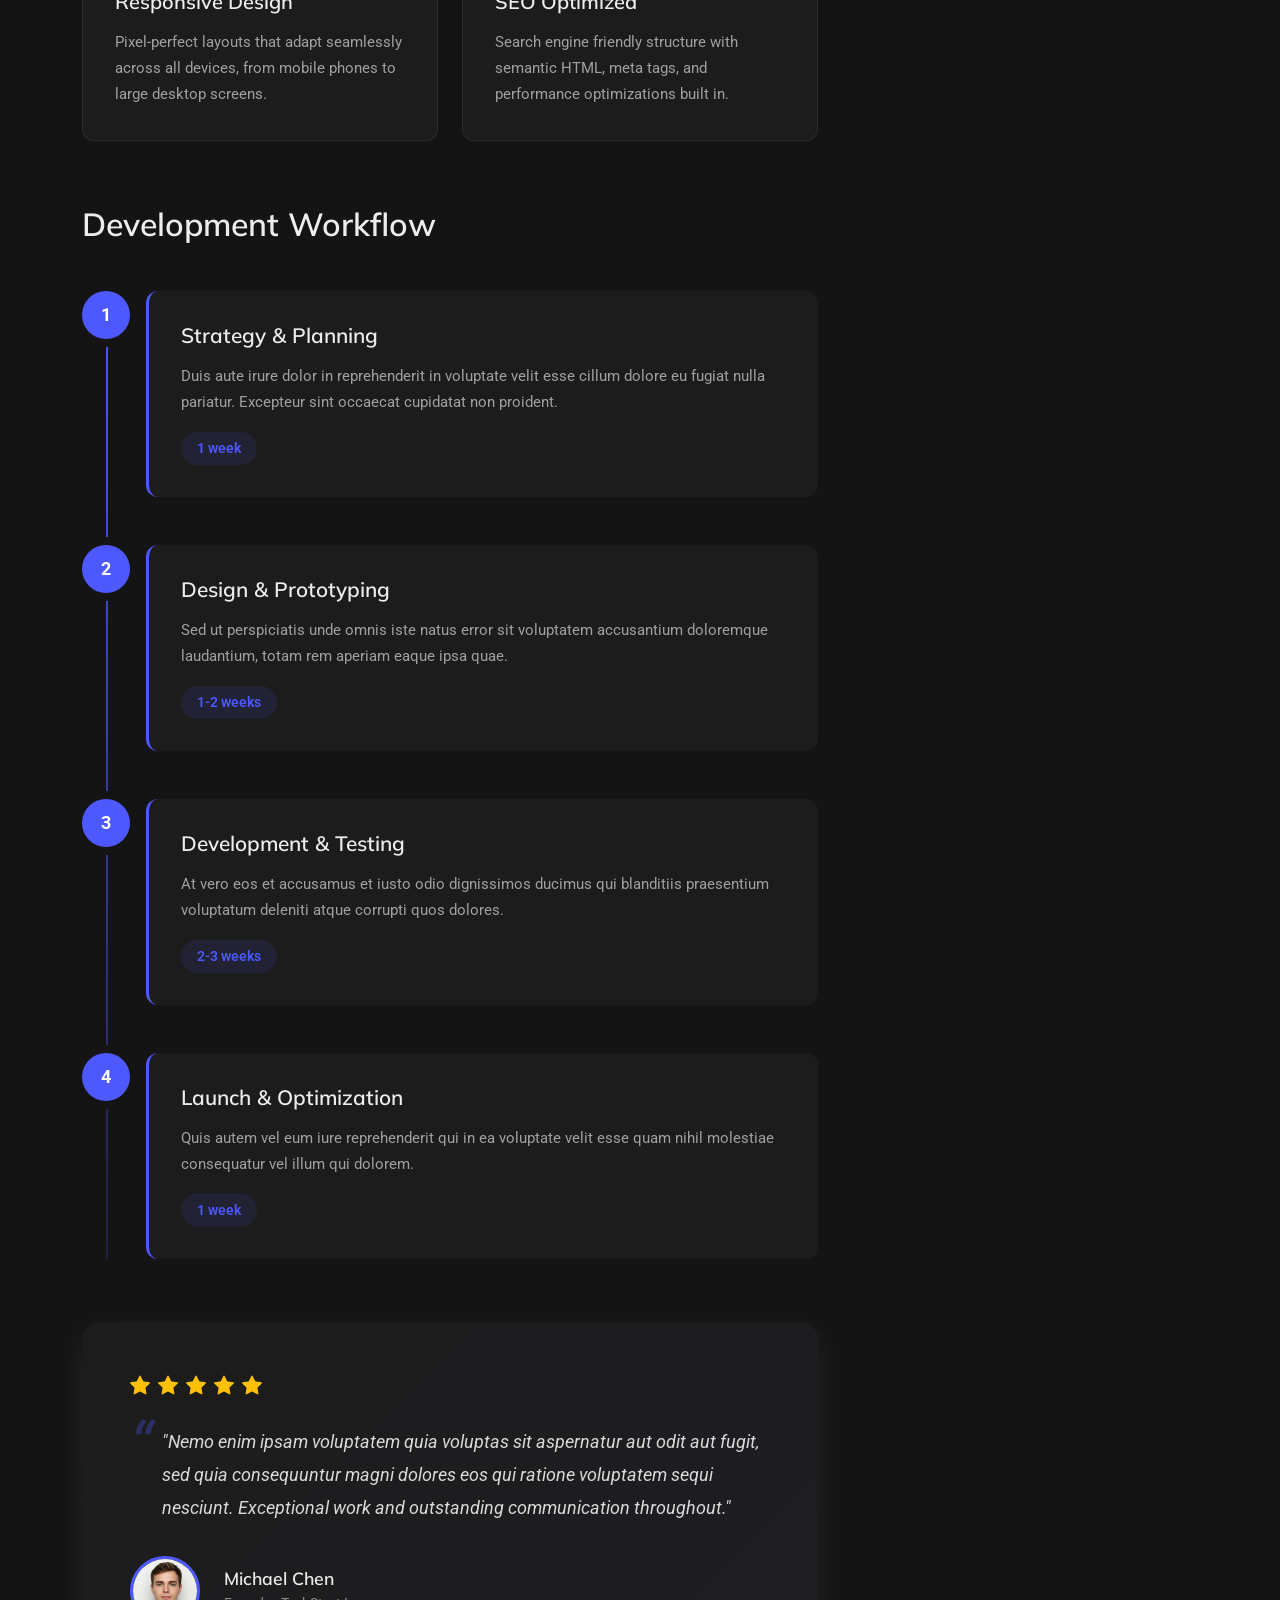
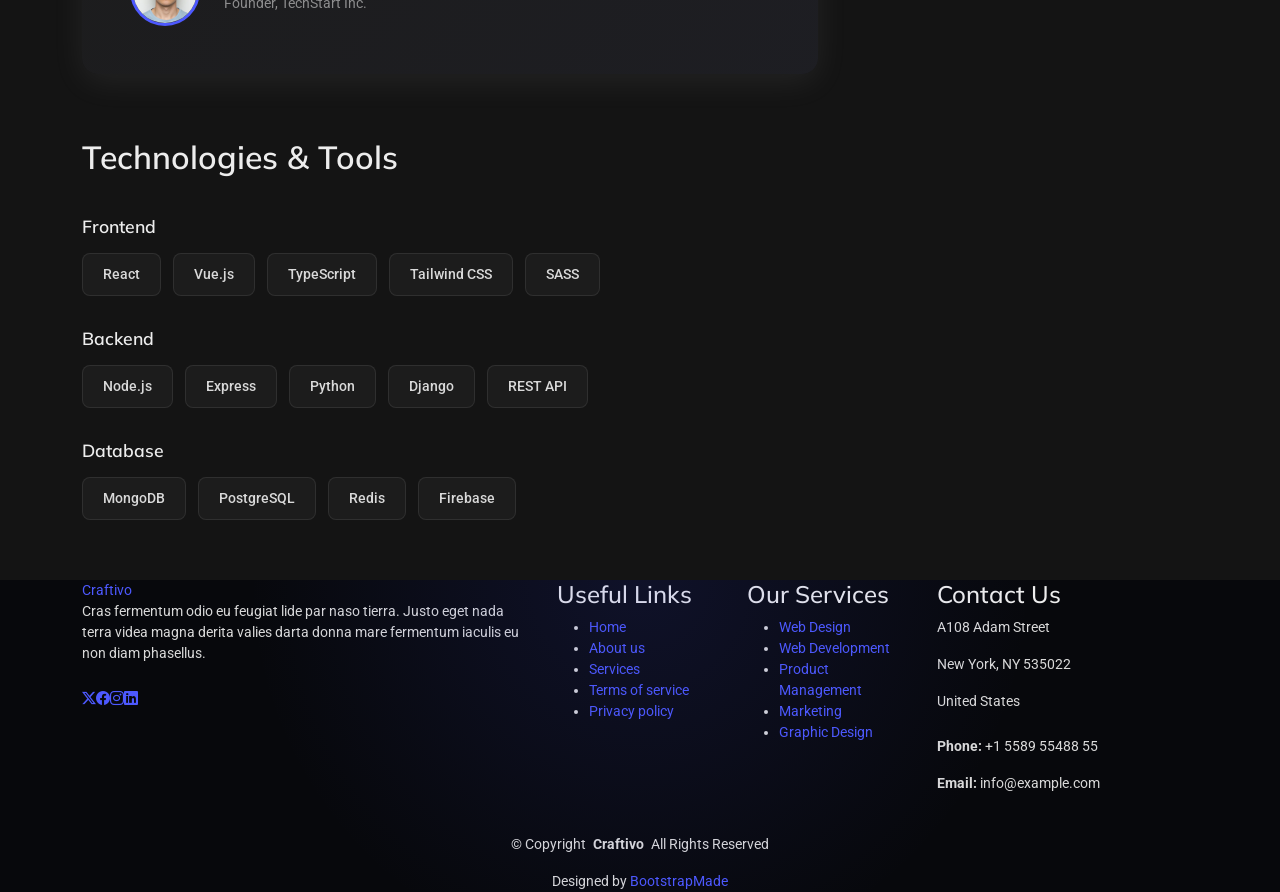
<file: service-details.html>
<!DOCTYPE html>
<html lang="en">

<head>
  <meta charset="utf-8">
  <meta content="width=device-width, initial-scale=1.0" name="viewport">
  <title>Service Details - Craftivo Bootstrap Template</title>
  <meta name="description" content="">
  <meta name="keywords" content="">

  <!-- Favicons -->
  <link href="assets/img/favicon.png" rel="icon">
  <link href="assets/img/apple-touch-icon.png" rel="apple-touch-icon">

  <!-- Fonts -->
  <link href="https://fonts.googleapis.com" rel="preconnect">
  <link href="https://fonts.gstatic.com" rel="preconnect" crossorigin>
  <link href="https://fonts.googleapis.com/css2?family=Roboto:ital,wght@0,100;0,300;0,400;0,500;0,700;0,900;1,100;1,300;1,400;1,500;1,700;1,900&family=Raleway:ital,wght@0,100;0,200;0,300;0,400;0,500;0,600;0,700;0,800;0,900;1,100;1,200;1,300;1,400;1,500;1,600;1,700;1,800;1,900&family=Mulish:ital,wght@0,200;0,300;0,400;0,500;0,600;0,700;0,800;0,900;1,200;1,300;1,400;1,500;1,600;1,700;1,800;1,900&display=swap" rel="stylesheet">

  <!-- Vendor CSS Files -->
  <link href="assets/vendor/bootstrap/css/bootstrap.min.css" rel="stylesheet">
  <link href="assets/vendor/bootstrap-icons/bootstrap-icons.css" rel="stylesheet">
  <link href="assets/vendor/aos/aos.css" rel="stylesheet">
  <link href="assets/vendor/glightbox/css/glightbox.min.css" rel="stylesheet">
  <link href="assets/vendor/swiper/swiper-bundle.min.css" rel="stylesheet">

  <!-- Main CSS File -->
  <link href="assets/css/main.css" rel="stylesheet">

  <!-- =======================================================
  * Template Name: Craftivo
  * Template URL: https://bootstrapmade.com/craftivo-bootstrap-portfolio-template/
  * Updated: Oct 04 2025 with Bootstrap v5.3.8
  * Author: BootstrapMade.com
  * License: https://bootstrapmade.com/license/
  ======================================================== -->
</head>

<body class="service-details-page">

  <header id="header" class="header d-flex align-items-center sticky-top">
    <div class="container-fluid container-xl position-relative d-flex align-items-center">

      <a href="index.html" class="logo d-flex align-items-center me-auto">
        <!-- Uncomment the line below if you also wish to use an image logo -->
        <!-- <img src="assets/img/logo.webp" alt=""> -->
        <h1 class="sitename">Craftivo</h1>
      </a>

      <nav id="navmenu" class="navmenu">
        <ul>
          <li><a href="#hero">Home</a></li>
          <li><a href="#about">About</a></li>
          <li><a href="#resume">Resume</a></li>
          <li><a href="#services">Services</a></li>
          <li><a href="#portfolio">Portfolio</a></li>
          <li class="dropdown"><a href="#"><span>Dropdown</span> <i class="bi bi-chevron-down toggle-dropdown"></i></a>
            <ul>
              <li><a href="#">Dropdown 1</a></li>
              <li class="dropdown"><a href="#"><span>Deep Dropdown</span> <i class="bi bi-chevron-down toggle-dropdown"></i></a>
                <ul>
                  <li><a href="#">Deep Dropdown 1</a></li>
                  <li><a href="#">Deep Dropdown 2</a></li>
                  <li><a href="#">Deep Dropdown 3</a></li>
                  <li><a href="#">Deep Dropdown 4</a></li>
                  <li><a href="#">Deep Dropdown 5</a></li>
                </ul>
              </li>
              <li><a href="#">Dropdown 2</a></li>
              <li><a href="#">Dropdown 3</a></li>
              <li><a href="#">Dropdown 4</a></li>
            </ul>
          </li>
          <li><a href="#contact">Contact</a></li>
        </ul>
        <i class="mobile-nav-toggle d-xl-none bi bi-list"></i>
      </nav>

      <a class="btn-getstarted" href="#about">Get Started</a>

    </div>
  </header>

  <main class="main">

    <!-- Page Title -->
    <div class="page-title light-background">
      <div class="container">
        <nav class="breadcrumbs">
          <ol>
            <li><a href="index.html">Home</a></li>
            <li class="current">Service Details</li>
          </ol>
        </nav>
        <h1>Service Details</h1>
      </div>
    </div><!-- End Page Title -->

    <!-- Service Details Section -->
    <section id="service-details" class="service-details section">

      <div class="container" data-aos="fade-up" data-aos-delay="100">

        <div class="row">

          <div class="col-lg-4 order-lg-2">

            <div class="sticky-sidebar">

              <div class="service-card" data-aos="fade-left" data-aos-delay="200">
                <div class="card-header">
                  <div class="service-icon">
                    <i class="bi bi-code-square"></i>
                  </div>
                  <h3>Web Development</h3>
                  <p class="service-tagline">Full-Stack Solutions</p>
                </div>
                <div class="card-body">
                  <div class="price-tag">
                    <span class="label">Starting at</span>
                    <span class="price">$2,500</span>
                  </div>
                  <ul class="quick-info">
                    <li>
                      <i class="bi bi-clock"></i>
                      <span>4-6 weeks delivery</span>
                    </li>
                    <li>
                      <i class="bi bi-arrow-repeat"></i>
                      <span>Unlimited revisions</span>
                    </li>
                    <li>
                      <i class="bi bi-shield-check"></i>
                      <span>60 days support</span>
                    </li>
                  </ul>
                  <div class="cta-buttons">
                    <a href="#" class="btn-primary">Start Project</a>
                    <a href="#" class="btn-secondary">Schedule Call</a>
                  </div>
                </div>
              </div>

              <div class="contact-card" data-aos="fade-left" data-aos-delay="300">
                <h4>Have Questions?</h4>
                <p>Let's discuss your project requirements and how I can help.</p>
                <div class="contact-methods">
                  <a href="mailto:hello@example.com" class="contact-item">
                    <i class="bi bi-envelope"></i>
                    <span>hello@example.com</span>
                  </a>
                  <a href="tel:+15551234567" class="contact-item">
                    <i class="bi bi-telephone"></i>
                    <span>+1 (555) 123-4567</span>
                  </a>
                </div>
              </div>

            </div>

          </div>

          <div class="col-lg-8 order-lg-1">

            <div class="service-overview" data-aos="fade-up" data-aos-delay="200">
              <div class="overview-header">
                <span class="badge">Premium Service</span>
                <h2>Professional Web Development That Drives Results</h2>
              </div>
              <p class="lead-text">Transform your digital presence with custom web solutions built to perform. I specialize in creating high-performance websites that combine stunning design with powerful functionality, delivering exceptional user experiences that convert visitors into customers.</p>
            </div>

            <div class="service-image-showcase" data-aos="zoom-in" data-aos-delay="300">
              <img src="assets/img/services/services-1.webp" alt="Web Development" class="img-fluid main-image">
              <div class="image-overlay">
                <div class="tech-stack">
                  <span class="tech-item">React</span>
                  <span class="tech-item">Node.js</span>
                  <span class="tech-item">MongoDB</span>
                </div>
              </div>
            </div>

            <div class="features-grid" data-aos="fade-up" data-aos-delay="400">
              <h3 class="section-heading">What You Get</h3>
              <div class="row g-4">
                <div class="col-md-6">
                  <div class="feature-box">
                    <div class="icon-wrapper">
                      <i class="bi bi-layers"></i>
                    </div>
                    <h4>Modern Architecture</h4>
                    <p>Scalable, maintainable code structure using the latest web technologies and best practices for long-term success.</p>
                  </div>
                </div>
                <div class="col-md-6">
                  <div class="feature-box">
                    <div class="icon-wrapper">
                      <i class="bi bi-speedometer2"></i>
                    </div>
                    <h4>Lightning Fast</h4>
                    <p>Optimized performance with lazy loading, code splitting, and CDN integration for instant page loads.</p>
                  </div>
                </div>
                <div class="col-md-6">
                  <div class="feature-box">
                    <div class="icon-wrapper">
                      <i class="bi bi-phone-landscape"></i>
                    </div>
                    <h4>Responsive Design</h4>
                    <p>Pixel-perfect layouts that adapt seamlessly across all devices, from mobile phones to large desktop screens.</p>
                  </div>
                </div>
                <div class="col-md-6">
                  <div class="feature-box">
                    <div class="icon-wrapper">
                      <i class="bi bi-graph-up"></i>
                    </div>
                    <h4>SEO Optimized</h4>
                    <p>Search engine friendly structure with semantic HTML, meta tags, and performance optimizations built in.</p>
                  </div>
                </div>
              </div>
            </div>

            <div class="workflow-section" data-aos="fade-up" data-aos-delay="500">
              <h3 class="section-heading">Development Workflow</h3>
              <div class="timeline">
                <div class="timeline-item">
                  <div class="timeline-marker">1</div>
                  <div class="timeline-content">
                    <h4>Strategy &amp; Planning</h4>
                    <p>Duis aute irure dolor in reprehenderit in voluptate velit esse cillum dolore eu fugiat nulla pariatur. Excepteur sint occaecat cupidatat non proident.</p>
                    <span class="duration">1 week</span>
                  </div>
                </div>
                <div class="timeline-item">
                  <div class="timeline-marker">2</div>
                  <div class="timeline-content">
                    <h4>Design &amp; Prototyping</h4>
                    <p>Sed ut perspiciatis unde omnis iste natus error sit voluptatem accusantium doloremque laudantium, totam rem aperiam eaque ipsa quae.</p>
                    <span class="duration">1-2 weeks</span>
                  </div>
                </div>
                <div class="timeline-item">
                  <div class="timeline-marker">3</div>
                  <div class="timeline-content">
                    <h4>Development &amp; Testing</h4>
                    <p>At vero eos et accusamus et iusto odio dignissimos ducimus qui blanditiis praesentium voluptatum deleniti atque corrupti quos dolores.</p>
                    <span class="duration">2-3 weeks</span>
                  </div>
                </div>
                <div class="timeline-item">
                  <div class="timeline-marker">4</div>
                  <div class="timeline-content">
                    <h4>Launch &amp; Optimization</h4>
                    <p>Quis autem vel eum iure reprehenderit qui in ea voluptate velit esse quam nihil molestiae consequatur vel illum qui dolorem.</p>
                    <span class="duration">1 week</span>
                  </div>
                </div>
              </div>
            </div>

            <div class="testimonial-section" data-aos="fade-up" data-aos-delay="600">
              <div class="testimonial-card">
                <div class="stars">
                  <i class="bi bi-star-fill"></i>
                  <i class="bi bi-star-fill"></i>
                  <i class="bi bi-star-fill"></i>
                  <i class="bi bi-star-fill"></i>
                  <i class="bi bi-star-fill"></i>
                </div>
                <blockquote>
                  "Nemo enim ipsam voluptatem quia voluptas sit aspernatur aut odit aut fugit, sed quia consequuntur magni dolores eos qui ratione voluptatem sequi nesciunt. Exceptional work and outstanding communication throughout."
                </blockquote>
                <div class="client-info">
                  <img src="assets/img/person/person-m-5.webp" alt="Michael Chen" class="client-avatar">
                  <div class="client-details">
                    <h5>Michael Chen</h5>
                    <p>Founder, TechStart Inc.</p>
                  </div>
                </div>
              </div>
            </div>

            <div class="tech-details" data-aos="fade-up" data-aos-delay="700">
              <h3 class="section-heading">Technologies &amp; Tools</h3>
              <div class="tech-categories">
                <div class="tech-category">
                  <h5>Frontend</h5>
                  <div class="tech-tags">
                    <span>React</span>
                    <span>Vue.js</span>
                    <span>TypeScript</span>
                    <span>Tailwind CSS</span>
                    <span>SASS</span>
                  </div>
                </div>
                <div class="tech-category">
                  <h5>Backend</h5>
                  <div class="tech-tags">
                    <span>Node.js</span>
                    <span>Express</span>
                    <span>Python</span>
                    <span>Django</span>
                    <span>REST API</span>
                  </div>
                </div>
                <div class="tech-category">
                  <h5>Database</h5>
                  <div class="tech-tags">
                    <span>MongoDB</span>
                    <span>PostgreSQL</span>
                    <span>Redis</span>
                    <span>Firebase</span>
                  </div>
                </div>
              </div>
            </div>

          </div>

        </div>

      </div>

    </section><!-- /Service Details Section -->

  </main>

  <footer id="footer" class="footer">

    <div class="container footer-top">
      <div class="row gy-4">
        <div class="col-lg-5 col-md-12 footer-about">
          <a href="index.html" class="logo d-flex align-items-center">
            <span class="sitename">Craftivo</span>
          </a>
          <p>Cras fermentum odio eu feugiat lide par naso tierra. Justo eget nada terra videa magna derita valies darta donna mare fermentum iaculis eu non diam phasellus.</p>
          <div class="social-links d-flex mt-4">
            <a href=""><i class="bi bi-twitter-x"></i></a>
            <a href=""><i class="bi bi-facebook"></i></a>
            <a href=""><i class="bi bi-instagram"></i></a>
            <a href=""><i class="bi bi-linkedin"></i></a>
          </div>
        </div>

        <div class="col-lg-2 col-6 footer-links">
          <h4>Useful Links</h4>
          <ul>
            <li><a href="#">Home</a></li>
            <li><a href="#">About us</a></li>
            <li><a href="#">Services</a></li>
            <li><a href="#">Terms of service</a></li>
            <li><a href="#">Privacy policy</a></li>
          </ul>
        </div>

        <div class="col-lg-2 col-6 footer-links">
          <h4>Our Services</h4>
          <ul>
            <li><a href="#">Web Design</a></li>
            <li><a href="#">Web Development</a></li>
            <li><a href="#">Product Management</a></li>
            <li><a href="#">Marketing</a></li>
            <li><a href="#">Graphic Design</a></li>
          </ul>
        </div>

        <div class="col-lg-3 col-md-12 footer-contact text-center text-md-start">
          <h4>Contact Us</h4>
          <p>A108 Adam Street</p>
          <p>New York, NY 535022</p>
          <p>United States</p>
          <p class="mt-4"><strong>Phone:</strong> <span>+1 5589 55488 55</span></p>
          <p><strong>Email:</strong> <span>info@example.com</span></p>
        </div>

      </div>
    </div>

    <div class="container copyright text-center mt-4">
      <p>© <span>Copyright</span> <strong class="px-1 sitename">Craftivo</strong> <span>All Rights Reserved</span></p>
      <div class="credits">
        <!-- All the links in the footer should remain intact. -->
        <!-- You can delete the links only if you've purchased the pro version. -->
        <!-- Licensing information: https://bootstrapmade.com/license/ -->
        <!-- Purchase the pro version with working PHP/AJAX contact form: [buy-url] -->
        Designed by <a href="https://bootstrapmade.com/">BootstrapMade</a>
      </div>
    </div>

  </footer>

  <!-- Scroll Top -->
  <a href="#" id="scroll-top" class="scroll-top d-flex align-items-center justify-content-center"><i class="bi bi-arrow-up-short"></i></a>

  <!-- Preloader -->
  <div id="preloader"></div>

  <!-- Vendor JS Files -->
  <script src="assets/vendor/bootstrap/js/bootstrap.bundle.min.js"></script>
  <script src="assets/vendor/php-email-form/validate.js"></script>
  <script src="assets/vendor/aos/aos.js"></script>
  <script src="assets/vendor/typed.js/typed.umd.js"></script>
  <script src="assets/vendor/waypoints/noframework.waypoints.js"></script>
  <script src="assets/vendor/glightbox/js/glightbox.min.js"></script>
  <script src="assets/vendor/imagesloaded/imagesloaded.pkgd.min.js"></script>
  <script src="assets/vendor/isotope-layout/isotope.pkgd.min.js"></script>
  <script src="assets/vendor/swiper/swiper-bundle.min.js"></script>

  <!-- Main JS File -->
  <script src="assets/js/main.js"></script>

</body>

</html>
</file>
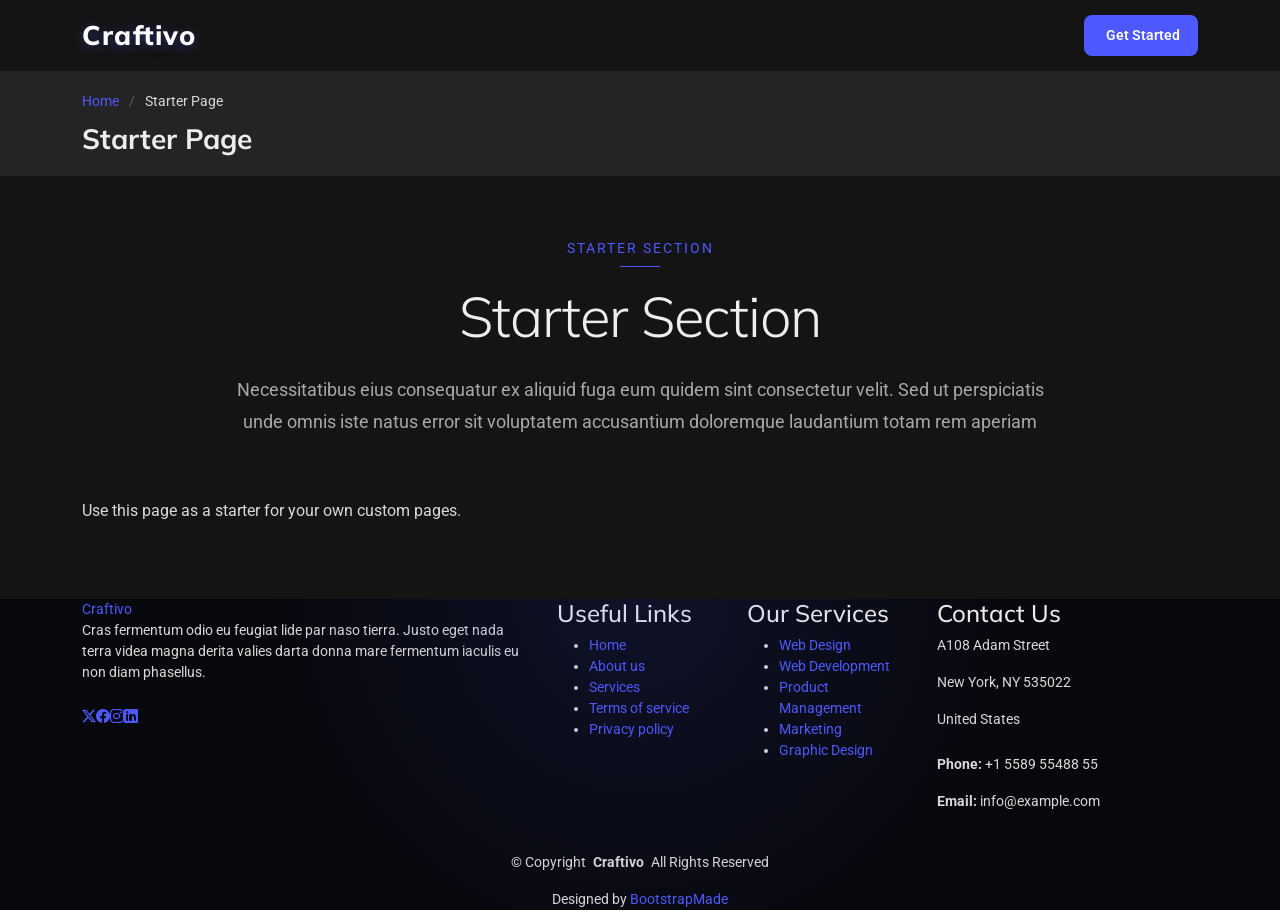
<file: starter-page.html>
<!DOCTYPE html>
<html lang="en">

<head>
  <meta charset="utf-8">
  <meta content="width=device-width, initial-scale=1.0" name="viewport">
  <title>Starter Page - Craftivo Bootstrap Template</title>
  <meta name="description" content="">
  <meta name="keywords" content="">

  <!-- Favicons -->
  <link href="assets/img/favicon.png" rel="icon">
  <link href="assets/img/apple-touch-icon.png" rel="apple-touch-icon">

  <!-- Fonts -->
  <link href="https://fonts.googleapis.com" rel="preconnect">
  <link href="https://fonts.gstatic.com" rel="preconnect" crossorigin>
  <link href="https://fonts.googleapis.com/css2?family=Roboto:ital,wght@0,100;0,300;0,400;0,500;0,700;0,900;1,100;1,300;1,400;1,500;1,700;1,900&family=Raleway:ital,wght@0,100;0,200;0,300;0,400;0,500;0,600;0,700;0,800;0,900;1,100;1,200;1,300;1,400;1,500;1,600;1,700;1,800;1,900&family=Mulish:ital,wght@0,200;0,300;0,400;0,500;0,600;0,700;0,800;0,900;1,200;1,300;1,400;1,500;1,600;1,700;1,800;1,900&display=swap" rel="stylesheet">

  <!-- Vendor CSS Files -->
  <link href="assets/vendor/bootstrap/css/bootstrap.min.css" rel="stylesheet">
  <link href="assets/vendor/bootstrap-icons/bootstrap-icons.css" rel="stylesheet">
  <link href="assets/vendor/aos/aos.css" rel="stylesheet">
  <link href="assets/vendor/glightbox/css/glightbox.min.css" rel="stylesheet">
  <link href="assets/vendor/swiper/swiper-bundle.min.css" rel="stylesheet">

  <!-- Main CSS File -->
  <link href="assets/css/main.css" rel="stylesheet">

  <!-- =======================================================
  * Template Name: Craftivo
  * Template URL: https://bootstrapmade.com/craftivo-bootstrap-portfolio-template/
  * Updated: Oct 04 2025 with Bootstrap v5.3.8
  * Author: BootstrapMade.com
  * License: https://bootstrapmade.com/license/
  ======================================================== -->
</head>

<body class="starter-page-page">

  <header id="header" class="header d-flex align-items-center sticky-top">
    <div class="container-fluid container-xl position-relative d-flex align-items-center">

      <a href="index.html" class="logo d-flex align-items-center me-auto">
        <!-- Uncomment the line below if you also wish to use an image logo -->
        <!-- <img src="assets/img/logo.webp" alt=""> -->
        <h1 class="sitename">Craftivo</h1>
      </a>

      <nav id="navmenu" class="navmenu">
        <ul>
          <li><a href="#hero">Home</a></li>
          <li><a href="#about">About</a></li>
          <li><a href="#resume">Resume</a></li>
          <li><a href="#services">Services</a></li>
          <li><a href="#portfolio">Portfolio</a></li>
          <li class="dropdown"><a href="#"><span>Dropdown</span> <i class="bi bi-chevron-down toggle-dropdown"></i></a>
            <ul>
              <li><a href="#">Dropdown 1</a></li>
              <li class="dropdown"><a href="#"><span>Deep Dropdown</span> <i class="bi bi-chevron-down toggle-dropdown"></i></a>
                <ul>
                  <li><a href="#">Deep Dropdown 1</a></li>
                  <li><a href="#">Deep Dropdown 2</a></li>
                  <li><a href="#">Deep Dropdown 3</a></li>
                  <li><a href="#">Deep Dropdown 4</a></li>
                  <li><a href="#">Deep Dropdown 5</a></li>
                </ul>
              </li>
              <li><a href="#">Dropdown 2</a></li>
              <li><a href="#">Dropdown 3</a></li>
              <li><a href="#">Dropdown 4</a></li>
            </ul>
          </li>
          <li><a href="#contact">Contact</a></li>
        </ul>
        <i class="mobile-nav-toggle d-xl-none bi bi-list"></i>
      </nav>

      <a class="btn-getstarted" href="#about">Get Started</a>

    </div>
  </header>

  <main class="main">

    <!-- Page Title -->
    <div class="page-title light-background">
      <div class="container">
        <nav class="breadcrumbs">
          <ol>
            <li><a href="index.html">Home</a></li>
            <li class="current">Starter Page</li>
          </ol>
        </nav>
        <h1>Starter Page</h1>
      </div>
    </div><!-- End Page Title -->

    <!-- Starter Section Section -->
    <section id="starter-section" class="starter-section section">

      <!-- Section Title -->
      <div class="container section-title" data-aos="fade-up">
        <span class="subtitle">Starter Section</span>
        <h2>Starter Section</h2>
        <p>Necessitatibus eius consequatur ex aliquid fuga eum quidem sint consectetur velit. Sed ut perspiciatis unde omnis iste natus error sit voluptatem accusantium doloremque laudantium totam rem aperiam</p>
      </div><!-- End Section Title -->

      <div class="container" data-aos="fade-up">
        <p>Use this page as a starter for your own custom pages.</p>
      </div>

    </section><!-- /Starter Section Section -->

  </main>

  <footer id="footer" class="footer">

    <div class="container footer-top">
      <div class="row gy-4">
        <div class="col-lg-5 col-md-12 footer-about">
          <a href="index.html" class="logo d-flex align-items-center">
            <span class="sitename">Craftivo</span>
          </a>
          <p>Cras fermentum odio eu feugiat lide par naso tierra. Justo eget nada terra videa magna derita valies darta donna mare fermentum iaculis eu non diam phasellus.</p>
          <div class="social-links d-flex mt-4">
            <a href=""><i class="bi bi-twitter-x"></i></a>
            <a href=""><i class="bi bi-facebook"></i></a>
            <a href=""><i class="bi bi-instagram"></i></a>
            <a href=""><i class="bi bi-linkedin"></i></a>
          </div>
        </div>

        <div class="col-lg-2 col-6 footer-links">
          <h4>Useful Links</h4>
          <ul>
            <li><a href="#">Home</a></li>
            <li><a href="#">About us</a></li>
            <li><a href="#">Services</a></li>
            <li><a href="#">Terms of service</a></li>
            <li><a href="#">Privacy policy</a></li>
          </ul>
        </div>

        <div class="col-lg-2 col-6 footer-links">
          <h4>Our Services</h4>
          <ul>
            <li><a href="#">Web Design</a></li>
            <li><a href="#">Web Development</a></li>
            <li><a href="#">Product Management</a></li>
            <li><a href="#">Marketing</a></li>
            <li><a href="#">Graphic Design</a></li>
          </ul>
        </div>

        <div class="col-lg-3 col-md-12 footer-contact text-center text-md-start">
          <h4>Contact Us</h4>
          <p>A108 Adam Street</p>
          <p>New York, NY 535022</p>
          <p>United States</p>
          <p class="mt-4"><strong>Phone:</strong> <span>+1 5589 55488 55</span></p>
          <p><strong>Email:</strong> <span>info@example.com</span></p>
        </div>

      </div>
    </div>

    <div class="container copyright text-center mt-4">
      <p>© <span>Copyright</span> <strong class="px-1 sitename">Craftivo</strong> <span>All Rights Reserved</span></p>
      <div class="credits">
        <!-- All the links in the footer should remain intact. -->
        <!-- You can delete the links only if you've purchased the pro version. -->
        <!-- Licensing information: https://bootstrapmade.com/license/ -->
        <!-- Purchase the pro version with working PHP/AJAX contact form: [buy-url] -->
        Designed by <a href="https://bootstrapmade.com/">BootstrapMade</a>
      </div>
    </div>

  </footer>

  <!-- Scroll Top -->
  <a href="#" id="scroll-top" class="scroll-top d-flex align-items-center justify-content-center"><i class="bi bi-arrow-up-short"></i></a>

  <!-- Preloader -->
  <div id="preloader"></div>

  <!-- Vendor JS Files -->
  <script src="assets/vendor/bootstrap/js/bootstrap.bundle.min.js"></script>
  <script src="assets/vendor/php-email-form/validate.js"></script>
  <script src="assets/vendor/aos/aos.js"></script>
  <script src="assets/vendor/typed.js/typed.umd.js"></script>
  <script src="assets/vendor/waypoints/noframework.waypoints.js"></script>
  <script src="assets/vendor/glightbox/js/glightbox.min.js"></script>
  <script src="assets/vendor/imagesloaded/imagesloaded.pkgd.min.js"></script>
  <script src="assets/vendor/isotope-layout/isotope.pkgd.min.js"></script>
  <script src="assets/vendor/swiper/swiper-bundle.min.js"></script>

  <!-- Main JS File -->
  <script src="assets/js/main.js"></script>

</body>

</html>
</file>
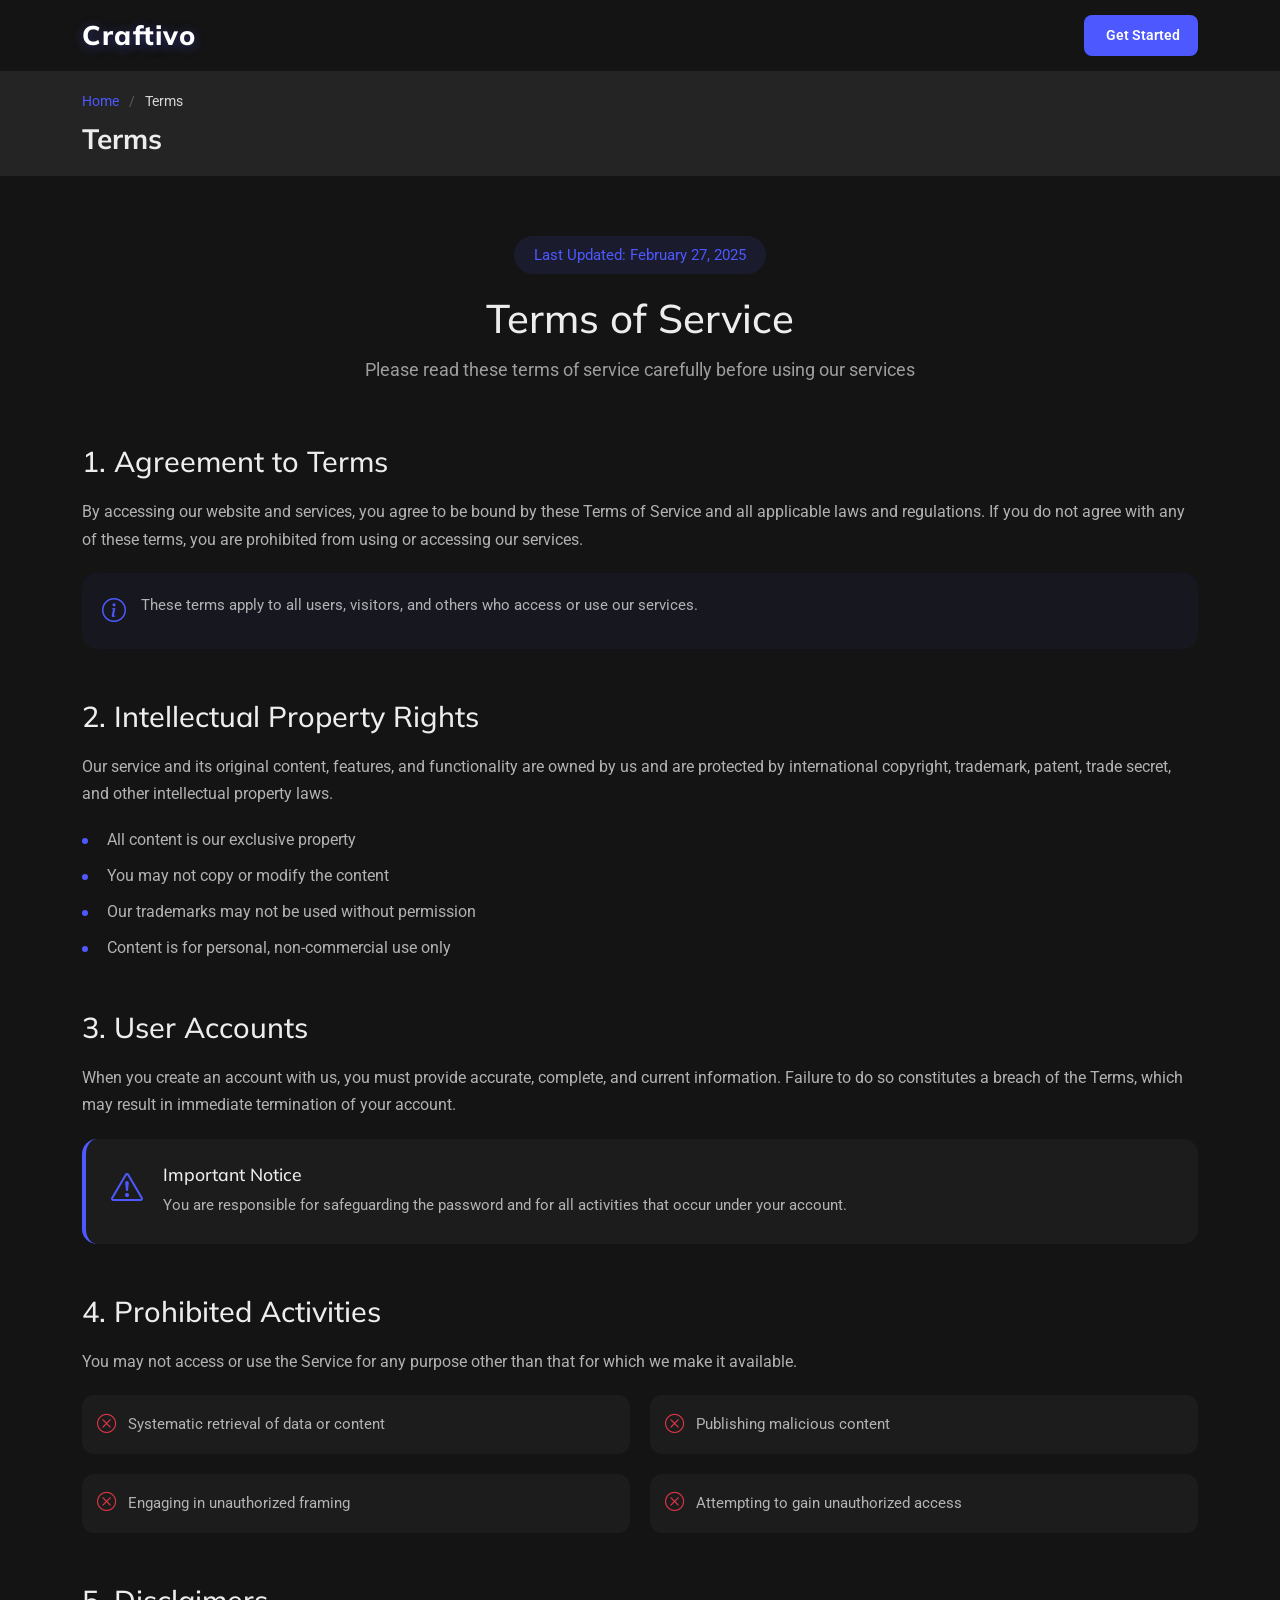
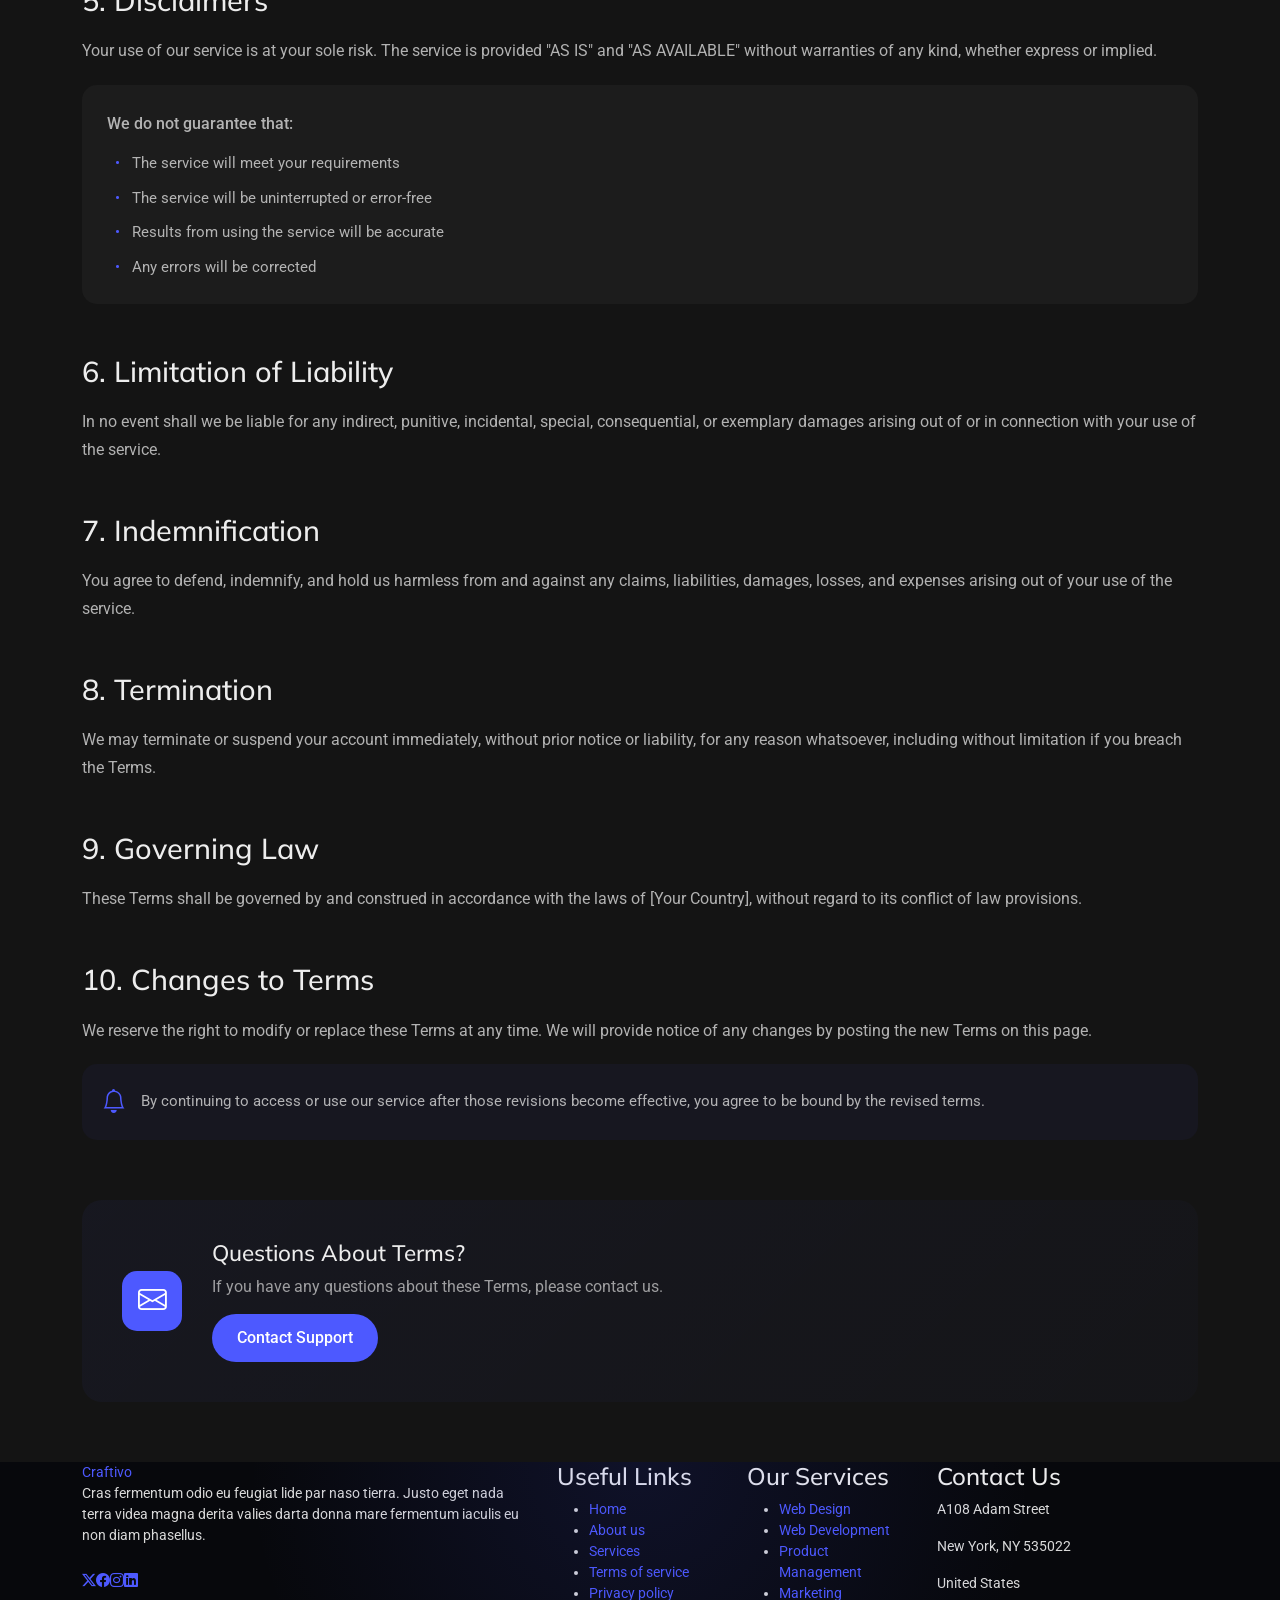
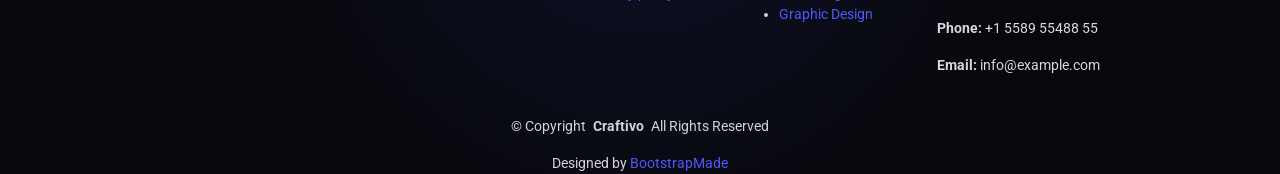
<file: terms.html>
<!DOCTYPE html>
<html lang="en">

<head>
  <meta charset="utf-8">
  <meta content="width=device-width, initial-scale=1.0" name="viewport">
  <title>Terms - Craftivo Bootstrap Template</title>
  <meta name="description" content="">
  <meta name="keywords" content="">

  <!-- Favicons -->
  <link href="assets/img/favicon.png" rel="icon">
  <link href="assets/img/apple-touch-icon.png" rel="apple-touch-icon">

  <!-- Fonts -->
  <link href="https://fonts.googleapis.com" rel="preconnect">
  <link href="https://fonts.gstatic.com" rel="preconnect" crossorigin>
  <link href="https://fonts.googleapis.com/css2?family=Roboto:ital,wght@0,100;0,300;0,400;0,500;0,700;0,900;1,100;1,300;1,400;1,500;1,700;1,900&family=Raleway:ital,wght@0,100;0,200;0,300;0,400;0,500;0,600;0,700;0,800;0,900;1,100;1,200;1,300;1,400;1,500;1,600;1,700;1,800;1,900&family=Mulish:ital,wght@0,200;0,300;0,400;0,500;0,600;0,700;0,800;0,900;1,200;1,300;1,400;1,500;1,600;1,700;1,800;1,900&display=swap" rel="stylesheet">

  <!-- Vendor CSS Files -->
  <link href="assets/vendor/bootstrap/css/bootstrap.min.css" rel="stylesheet">
  <link href="assets/vendor/bootstrap-icons/bootstrap-icons.css" rel="stylesheet">
  <link href="assets/vendor/aos/aos.css" rel="stylesheet">
  <link href="assets/vendor/glightbox/css/glightbox.min.css" rel="stylesheet">
  <link href="assets/vendor/swiper/swiper-bundle.min.css" rel="stylesheet">

  <!-- Main CSS File -->
  <link href="assets/css/main.css" rel="stylesheet">

  <!-- =======================================================
  * Template Name: Craftivo
  * Template URL: https://bootstrapmade.com/craftivo-bootstrap-portfolio-template/
  * Updated: Oct 04 2025 with Bootstrap v5.3.8
  * Author: BootstrapMade.com
  * License: https://bootstrapmade.com/license/
  ======================================================== -->
</head>

<body class="terms-page">

  <header id="header" class="header d-flex align-items-center sticky-top">
    <div class="container-fluid container-xl position-relative d-flex align-items-center">

      <a href="index.html" class="logo d-flex align-items-center me-auto">
        <!-- Uncomment the line below if you also wish to use an image logo -->
        <!-- <img src="assets/img/logo.webp" alt=""> -->
        <h1 class="sitename">Craftivo</h1>
      </a>

      <nav id="navmenu" class="navmenu">
        <ul>
          <li><a href="#hero">Home</a></li>
          <li><a href="#about">About</a></li>
          <li><a href="#resume">Resume</a></li>
          <li><a href="#services">Services</a></li>
          <li><a href="#portfolio">Portfolio</a></li>
          <li class="dropdown"><a href="#"><span>Dropdown</span> <i class="bi bi-chevron-down toggle-dropdown"></i></a>
            <ul>
              <li><a href="#">Dropdown 1</a></li>
              <li class="dropdown"><a href="#"><span>Deep Dropdown</span> <i class="bi bi-chevron-down toggle-dropdown"></i></a>
                <ul>
                  <li><a href="#">Deep Dropdown 1</a></li>
                  <li><a href="#">Deep Dropdown 2</a></li>
                  <li><a href="#">Deep Dropdown 3</a></li>
                  <li><a href="#">Deep Dropdown 4</a></li>
                  <li><a href="#">Deep Dropdown 5</a></li>
                </ul>
              </li>
              <li><a href="#">Dropdown 2</a></li>
              <li><a href="#">Dropdown 3</a></li>
              <li><a href="#">Dropdown 4</a></li>
            </ul>
          </li>
          <li><a href="#contact">Contact</a></li>
        </ul>
        <i class="mobile-nav-toggle d-xl-none bi bi-list"></i>
      </nav>

      <a class="btn-getstarted" href="#about">Get Started</a>

    </div>
  </header>

  <main class="main">

    <!-- Page Title -->
    <div class="page-title light-background">
      <div class="container">
        <nav class="breadcrumbs">
          <ol>
            <li><a href="index.html">Home</a></li>
            <li class="current">Terms</li>
          </ol>
        </nav>
        <h1>Terms</h1>
      </div>
    </div><!-- End Page Title -->

    <!-- Terms Of Service Section -->
    <section id="terms-of-service" class="terms-of-service section">

      <div class="container" data-aos="fade-up">
        <!-- Page Header -->
        <div class="tos-header text-center" data-aos="fade-up">
          <span class="last-updated">Last Updated: February 27, 2025</span>
          <h2>Terms of Service</h2>
          <p>Please read these terms of service carefully before using our services</p>
        </div>

        <!-- Content -->
        <div class="tos-content" data-aos="fade-up" data-aos-delay="200">
          <!-- Agreement Section -->
          <div id="agreement" class="content-section">
            <h3>1. Agreement to Terms</h3>
            <p>By accessing our website and services, you agree to be bound by these Terms of Service and all applicable laws and regulations. If you do not agree with any of these terms, you are prohibited from using or accessing our services.</p>
            <div class="info-box">
              <i class="bi bi-info-circle"></i>
              <p>These terms apply to all users, visitors, and others who access or use our services.</p>
            </div>
          </div>

          <!-- Intellectual Property -->
          <div id="intellectual-property" class="content-section">
            <h3>2. Intellectual Property Rights</h3>
            <p>Our service and its original content, features, and functionality are owned by us and are protected by international copyright, trademark, patent, trade secret, and other intellectual property laws.</p>
            <ul class="list-items">
              <li>All content is our exclusive property</li>
              <li>You may not copy or modify the content</li>
              <li>Our trademarks may not be used without permission</li>
              <li>Content is for personal, non-commercial use only</li>
            </ul>
          </div>

          <!-- User Accounts -->
          <div id="user-accounts" class="content-section">
            <h3>3. User Accounts</h3>
            <p>When you create an account with us, you must provide accurate, complete, and current information. Failure to do so constitutes a breach of the Terms, which may result in immediate termination of your account.</p>
            <div class="alert-box">
              <i class="bi bi-exclamation-triangle"></i>
              <div class="alert-content">
                <h5>Important Notice</h5>
                <p>You are responsible for safeguarding the password and for all activities that occur under your account.</p>
              </div>
            </div>
          </div>

          <!-- Prohibited Activities -->
          <div id="prohibited" class="content-section">
            <h3>4. Prohibited Activities</h3>
            <p>You may not access or use the Service for any purpose other than that for which we make it available.</p>
            <div class="prohibited-list">
              <div class="prohibited-item">
                <i class="bi bi-x-circle"></i>
                <span>Systematic retrieval of data or content</span>
              </div>
              <div class="prohibited-item">
                <i class="bi bi-x-circle"></i>
                <span>Publishing malicious content</span>
              </div>
              <div class="prohibited-item">
                <i class="bi bi-x-circle"></i>
                <span>Engaging in unauthorized framing</span>
              </div>
              <div class="prohibited-item">
                <i class="bi bi-x-circle"></i>
                <span>Attempting to gain unauthorized access</span>
              </div>
            </div>
          </div>

          <!-- Disclaimers -->
          <div id="disclaimer" class="content-section">
            <h3>5. Disclaimers</h3>
            <p>Your use of our service is at your sole risk. The service is provided "AS IS" and "AS AVAILABLE" without warranties of any kind, whether express or implied.</p>
            <div class="disclaimer-box">
              <p>We do not guarantee that:</p>
              <ul>
                <li>The service will meet your requirements</li>
                <li>The service will be uninterrupted or error-free</li>
                <li>Results from using the service will be accurate</li>
                <li>Any errors will be corrected</li>
              </ul>
            </div>
          </div>

          <!-- Limitation of Liability -->
          <div id="limitation" class="content-section">
            <h3>6. Limitation of Liability</h3>
            <p>In no event shall we be liable for any indirect, punitive, incidental, special, consequential, or exemplary damages arising out of or in connection with your use of the service.</p>
          </div>

          <!-- Indemnification -->
          <div id="indemnification" class="content-section">
            <h3>7. Indemnification</h3>
            <p>You agree to defend, indemnify, and hold us harmless from and against any claims, liabilities, damages, losses, and expenses arising out of your use of the service.</p>
          </div>

          <!-- Termination -->
          <div id="termination" class="content-section">
            <h3>8. Termination</h3>
            <p>We may terminate or suspend your account immediately, without prior notice or liability, for any reason whatsoever, including without limitation if you breach the Terms.</p>
          </div>

          <!-- Governing Law -->
          <div id="governing-law" class="content-section">
            <h3>9. Governing Law</h3>
            <p>These Terms shall be governed by and construed in accordance with the laws of [Your Country], without regard to its conflict of law provisions.</p>
          </div>

          <!-- Changes -->
          <div id="changes" class="content-section">
            <h3>10. Changes to Terms</h3>
            <p>We reserve the right to modify or replace these Terms at any time. We will provide notice of any changes by posting the new Terms on this page.</p>
            <div class="notice-box">
              <i class="bi bi-bell"></i>
              <p>By continuing to access or use our service after those revisions become effective, you agree to be bound by the revised terms.</p>
            </div>
          </div>
        </div>

        <!-- Contact Section -->
        <div class="tos-contact" data-aos="fade-up" data-aos-delay="300">
          <div class="contact-box">
            <div class="contact-icon">
              <i class="bi bi-envelope"></i>
            </div>
            <div class="contact-content">
              <h4>Questions About Terms?</h4>
              <p>If you have any questions about these Terms, please contact us.</p>
              <a href="#" class="contact-link">Contact Support</a>
            </div>
          </div>
        </div>
      </div>

    </section><!-- /Terms Of Service Section -->

  </main>

  <footer id="footer" class="footer">

    <div class="container footer-top">
      <div class="row gy-4">
        <div class="col-lg-5 col-md-12 footer-about">
          <a href="index.html" class="logo d-flex align-items-center">
            <span class="sitename">Craftivo</span>
          </a>
          <p>Cras fermentum odio eu feugiat lide par naso tierra. Justo eget nada terra videa magna derita valies darta donna mare fermentum iaculis eu non diam phasellus.</p>
          <div class="social-links d-flex mt-4">
            <a href=""><i class="bi bi-twitter-x"></i></a>
            <a href=""><i class="bi bi-facebook"></i></a>
            <a href=""><i class="bi bi-instagram"></i></a>
            <a href=""><i class="bi bi-linkedin"></i></a>
          </div>
        </div>

        <div class="col-lg-2 col-6 footer-links">
          <h4>Useful Links</h4>
          <ul>
            <li><a href="#">Home</a></li>
            <li><a href="#">About us</a></li>
            <li><a href="#">Services</a></li>
            <li><a href="#">Terms of service</a></li>
            <li><a href="#">Privacy policy</a></li>
          </ul>
        </div>

        <div class="col-lg-2 col-6 footer-links">
          <h4>Our Services</h4>
          <ul>
            <li><a href="#">Web Design</a></li>
            <li><a href="#">Web Development</a></li>
            <li><a href="#">Product Management</a></li>
            <li><a href="#">Marketing</a></li>
            <li><a href="#">Graphic Design</a></li>
          </ul>
        </div>

        <div class="col-lg-3 col-md-12 footer-contact text-center text-md-start">
          <h4>Contact Us</h4>
          <p>A108 Adam Street</p>
          <p>New York, NY 535022</p>
          <p>United States</p>
          <p class="mt-4"><strong>Phone:</strong> <span>+1 5589 55488 55</span></p>
          <p><strong>Email:</strong> <span>info@example.com</span></p>
        </div>

      </div>
    </div>

    <div class="container copyright text-center mt-4">
      <p>© <span>Copyright</span> <strong class="px-1 sitename">Craftivo</strong> <span>All Rights Reserved</span></p>
      <div class="credits">
        <!-- All the links in the footer should remain intact. -->
        <!-- You can delete the links only if you've purchased the pro version. -->
        <!-- Licensing information: https://bootstrapmade.com/license/ -->
        <!-- Purchase the pro version with working PHP/AJAX contact form: [buy-url] -->
        Designed by <a href="https://bootstrapmade.com/">BootstrapMade</a>
      </div>
    </div>

  </footer>

  <!-- Scroll Top -->
  <a href="#" id="scroll-top" class="scroll-top d-flex align-items-center justify-content-center"><i class="bi bi-arrow-up-short"></i></a>

  <!-- Preloader -->
  <div id="preloader"></div>

  <!-- Vendor JS Files -->
  <script src="assets/vendor/bootstrap/js/bootstrap.bundle.min.js"></script>
  <script src="assets/vendor/php-email-form/validate.js"></script>
  <script src="assets/vendor/aos/aos.js"></script>
  <script src="assets/vendor/typed.js/typed.umd.js"></script>
  <script src="assets/vendor/waypoints/noframework.waypoints.js"></script>
  <script src="assets/vendor/glightbox/js/glightbox.min.js"></script>
  <script src="assets/vendor/imagesloaded/imagesloaded.pkgd.min.js"></script>
  <script src="assets/vendor/isotope-layout/isotope.pkgd.min.js"></script>
  <script src="assets/vendor/swiper/swiper-bundle.min.js"></script>

  <!-- Main JS File -->
  <script src="assets/js/main.js"></script>

</body>

</html>
</file>
<file: assets/css/main.css>
/**
* Template Name: Craftivo
* Template URL: https://bootstrapmade.com/craftivo-bootstrap-portfolio-template/
* Updated: Oct 04 2025 with Bootstrap v5.3.8
* Author: BootstrapMade.com
* License: https://bootstrapmade.com/license/
*/

@charset "UTF-8";

/*--------------------------------------------------------------
# Font & Color Variables
# Help: https://bootstrapmade.com/color-system/
--------------------------------------------------------------*/
/* Fonts */
:root {
  --default-font: "Roboto",  system-ui, -apple-system, "Segoe UI", Roboto, "Helvetica Neue", Arial, "Noto Sans", "Liberation Sans", sans-serif, "Apple Color Emoji", "Segoe UI Emoji", "Segoe UI Symbol", "Noto Color Emoji";
  --heading-font: "Mulish",  sans-serif;
  --nav-font: "Raleway",  sans-serif;
}

/* Global Colors - The following color variables are used throughout the website. Updating them here will change the color scheme of the entire website */
:root { 
  --background-color: #141414; /* Background color for the entire website, including individual sections */
  --default-color: #d9d9d9; /* Default color used for the majority of the text content across the entire website */
  --heading-color: #ededed; /* Color for headings, subheadings and title throughout the website */
  --accent-color: #4d59ff; /* Accent color that represents your brand on the website. It's used for buttons, links, and other elements that need to stand out */
  --surface-color: #1c1c1c; /* The surface color is used as a background of boxed elements within sections, such as cards, icon boxes, or other elements that require a visual separation from the global background. */
  --contrast-color: #ffffff; /* Contrast color for text, ensuring readability against backgrounds of accent, heading, or default colors. */
}

/* Nav Menu Colors - The following color variables are used specifically for the navigation menu. They are separate from the global colors to allow for more customization options */
:root {
  --nav-color: #d9d9d9;  /* The default color of the main navmenu links */
  --nav-hover-color: #504dff; /* Applied to main navmenu links when they are hovered over or active */
  --nav-mobile-background-color: #2e2e2e; /* Used as the background color for mobile navigation menu */
  --nav-dropdown-background-color: #2e2e2e; /* Used as the background color for dropdown items that appear when hovering over primary navigation items */
  --nav-dropdown-color: #d9d9d9; /* Used for navigation links of the dropdown items in the navigation menu. */
  --nav-dropdown-hover-color: #4dbeff; /* Similar to --nav-hover-color, this color is applied to dropdown navigation links when they are hovered over. */
}

/* Color Presets - These classes override global colors when applied to any section or element, providing reuse of the sam color scheme. */

.light-background {
  --background-color: rgba(41, 41, 41, 0.8);
  --surface-color: #484848;
}

.dark-background {
  --background-color: #060606;
  --default-color: #ffffff;
  --heading-color: #ffffff;
  --surface-color: #252525;
  --contrast-color: #ffffff;
}

/* Smooth scroll */
:root {
  scroll-behavior: smooth;
}

/*--------------------------------------------------------------
# General Styling & Shared Classes
--------------------------------------------------------------*/
body {
  color: var(--default-color);
  background-color: var(--background-color);
  font-family: var(--default-font);
}

a {
  color: var(--accent-color);
  text-decoration: none;
  transition: 0.3s;
}

a:hover {
  color: color-mix(in srgb, var(--accent-color), transparent 25%);
  text-decoration: none;
}

h1,
h2,
h3,
h4,
h5,
h6 {
  color: var(--heading-color);
  font-family: var(--heading-font);
}

/* PHP Email Form Messages
------------------------------*/
.php-email-form .error-message {
  display: none;
  background: #df1529;
  color: #ffffff;
  text-align: left;
  padding: 15px;
  margin-bottom: 24px;
  font-weight: 600;
}

.php-email-form .sent-message {
  display: none;
  color: #ffffff;
  background: #059652;
  text-align: center;
  padding: 15px;
  margin-bottom: 24px;
  font-weight: 600;
}

.php-email-form .loading {
  display: none;
  background: var(--surface-color);
  text-align: center;
  padding: 15px;
  margin-bottom: 24px;
}

.php-email-form .loading:before {
  content: "";
  display: inline-block;
  border-radius: 50%;
  width: 24px;
  height: 24px;
  margin: 0 10px -6px 0;
  border: 3px solid var(--accent-color);
  border-top-color: var(--surface-color);
  animation: php-email-form-loading 1s linear infinite;
}

@keyframes php-email-form-loading {
  0% {
    transform: rotate(0deg);
  }

  100% {
    transform: rotate(360deg);
  }
}

/*--------------------------------------------------------------
# Global Header
--------------------------------------------------------------*/
.header {
  --heading-color: #ffffff;
  color: var(--default-color);
  background-color: var(--background-color);
  padding: 15px 0;
  transition: all 0.5s;
  z-index: 1000;
}

.header .logo {
  line-height: 1;
  gap: 10px;
}

.header .logo img {
  max-height: 42px;
  width: auto;
  border-radius: 6px;
}

.header .logo .sitename {
  position: relative;
  font-family: var(--heading-font);
  font-size: 27px;
  font-weight: 800;
  letter-spacing: 1.2px;
  margin: 0;
  line-height: 1;
  color: #ffffff;
  text-shadow: 0 2px 12px rgba(77, 89, 255, 0.4);
}

.header .logo .sitename::after {
  content: "";
  position: absolute;
  left: 0;
  bottom: -6px;
  width: 0;
  height: 2px;
  border-radius: 2px;
  background: var(--accent-color);
  transition: width 0.35s ease;
}

.header .logo:hover .sitename::after {
  width: 100%;
}

.header-actions {
  gap: 14px;
}

.header .btn-getstarted,
.header .btn-getstarted:focus {
  color: var(--contrast-color);
  background: var(--accent-color);
  font-size: 14px;
  font-weight: 600;
  padding: 10px 18px 10px 22px;
  margin: 0;
  border-radius: 8px;
  display: inline-flex;
  align-items: center;
  gap: 2px;
  transition: 0.3s;
  white-space: nowrap;
}

.header .btn-getstarted i {
  font-size: 20px;
  line-height: 0;
  transition: transform 0.3s;
}

.header .btn-getstarted:hover,
.header .btn-getstarted:focus:hover {
  color: var(--contrast-color);
  background: color-mix(in srgb, var(--accent-color), transparent 15%);
}

.header .btn-getstarted:hover i {
  transform: translateX(4px);
}

.hamburger-toggle {
  display: flex;
  flex-direction: column;
  justify-content: center;
  align-items: center;
  gap: 5px;
  width: 44px;
  height: 44px;
  padding: 0;
  background: color-mix(in srgb, var(--default-color), transparent 92%);
  border: 1px solid color-mix(in srgb, var(--default-color), transparent 78%);
  border-radius: 50%;
  cursor: pointer;
  flex-shrink: 0;
  transition: background-color 0.35s ease, border-color 0.35s ease, transform 0.2s ease;
}

.hamburger-toggle:hover {
  background: color-mix(in srgb, var(--accent-color), transparent 75%);
  border-color: color-mix(in srgb, var(--accent-color), transparent 35%);
}

.hamburger-toggle:active {
  transform: scale(0.92);
}

.hamburger-toggle.active {
  background: var(--accent-color);
  border-color: var(--accent-color);
  box-shadow: 0 6px 18px color-mix(in srgb, var(--accent-color), transparent 55%);
}

.hamburger-toggle span {
  display: block;
  width: 20px;
  height: 2px;
  border-radius: 2px;
  background-color: #ffffff;
  transition: transform 0.35s ease, opacity 0.25s ease;
}

.hamburger-toggle.active span:nth-child(1) {
  transform: translateY(6px) rotate(45deg);
}

.hamburger-toggle.active span:nth-child(2) {
  opacity: 0;
}

.hamburger-toggle.active span:nth-child(3) {
  transform: translateY(-6px) rotate(-45deg);
}

@media (max-width: 575px) {
  .header .btn-getstarted {
    padding: 6px 15px;
    font-size: 13px;
  }
}

.scrolled .header {
  box-shadow: 0px 0 18px rgba(0, 0, 0, 0.1);
}

/* Global Header on Scroll
------------------------------*/
.scrolled .header {
  --background-color: rgba(20, 20, 20, 0.8);
}

/* Index Page Header
------------------------------*/
.index-page .header {
  --background-color: rgba(255, 255, 255, 0);
}

/* Index Page Header on Scroll
------------------------------*/
.index-page.scrolled .header {
  --background-color: rgba(20, 20, 20, 0.8);
}

/*--------------------------------------------------------------
# Navigation Menu
--------------------------------------------------------------*/
.navmenu {
  position: fixed;
  top: var(--header-height, 78px);
  left: 0;
  width: 100%;
  max-height: 0;
  overflow: hidden;
  visibility: hidden;
  background:
    radial-gradient(680px circle at 88% -15%, color-mix(in srgb, var(--accent-color), transparent 80%) 0%, transparent 60%),
    linear-gradient(165deg, rgba(22, 22, 28, 0.97) 0%, rgba(10, 10, 13, 0.98) 100%);
  backdrop-filter: blur(22px);
  -webkit-backdrop-filter: blur(22px);
  border-top: 1px solid color-mix(in srgb, var(--accent-color), transparent 50%);
  border-radius: 0 0 22px 22px;
  box-shadow: 0px 30px 60px rgba(0, 0, 0, 0.55), inset 0 1px 0 rgba(255, 255, 255, 0.05);
  transition: max-height 0.5s cubic-bezier(0.4, 0, 0.2, 1), visibility 0.5s;
  z-index: 998;
}

.navmenu.navmenu-active {
  max-height: 80vh;
  visibility: visible;
  overflow-y: auto;
}

.navmenu ul {
  margin: 0;
  padding: 22px 24px 30px;
  list-style: none;
}

.navmenu li {
  border-bottom: 1px solid color-mix(in srgb, var(--default-color), transparent 93%);
  opacity: 0;
  transform: translateY(-12px);
  transition: opacity 0.35s ease, transform 0.35s ease;
}

.navmenu li:last-child {
  border-bottom: none;
}

.navmenu.navmenu-active li {
  opacity: 1;
  transform: translateY(0);
}

.navmenu.navmenu-active li:nth-child(1) { transition-delay: 0.08s; }
.navmenu.navmenu-active li:nth-child(2) { transition-delay: 0.13s; }
.navmenu.navmenu-active li:nth-child(3) { transition-delay: 0.18s; }
.navmenu.navmenu-active li:nth-child(4) { transition-delay: 0.23s; }
.navmenu.navmenu-active li:nth-child(5) { transition-delay: 0.28s; }
.navmenu.navmenu-active li:nth-child(6) { transition-delay: 0.33s; }

.navmenu a,
.navmenu a:focus {
  color: var(--nav-dropdown-color);
  padding: 14px 12px;
  font-family: var(--nav-font);
  font-size: 18px;
  font-weight: 600;
  display: flex;
  align-items: center;
  gap: 16px;
  white-space: nowrap;
  border-radius: 12px;
  transition: color 0.3s, background-color 0.3s;
}

.navmenu .nav-icon {
  display: flex;
  align-items: center;
  justify-content: center;
  width: 36px;
  height: 36px;
  flex-shrink: 0;
  border-radius: 50%;
  font-size: 15px;
  color: var(--accent-color);
  background: color-mix(in srgb, var(--accent-color), transparent 86%);
  transition: background-color 0.3s, color 0.3s;
}

.navmenu .nav-label {
  flex: 1;
}

.navmenu .nav-arrow {
  font-size: 22px;
  line-height: 0;
  opacity: 0;
  transform: translateX(-8px);
  transition: opacity 0.3s, transform 0.3s;
}

.navmenu a:hover,
.navmenu .active,
.navmenu .active:focus {
  color: var(--nav-dropdown-hover-color);
  background: color-mix(in srgb, var(--default-color), transparent 95%);
}

.navmenu a:hover .nav-icon,
.navmenu .active .nav-icon {
  background: var(--accent-color);
  color: var(--contrast-color);
}

.navmenu a:hover .nav-arrow,
.navmenu .active .nav-arrow {
  opacity: 1;
  transform: translateX(0);
}

.nav-open {
  overflow: hidden;
}

@media (min-width: 992px) {
  .navmenu ul {
    max-width: 720px;
    margin: 0 auto;
  }
}

/*--------------------------------------------------------------
# Global Footer
--------------------------------------------------------------*/
.footer {
  position: relative;
  overflow: hidden;
  color: var(--default-color);
  background-color: #07080c;
  font-size: 14px;
}

.footer::before {
  content: "";
  position: absolute;
  inset: 0;
  z-index: 0;
  background: radial-gradient(560px circle at 50% 0%, rgba(65, 76, 218, 0.14) 0%, transparent 70%);
  pointer-events: none;
}

.footer-cta {
  position: relative;
  z-index: 1;
  max-width: 720px;
  margin: 0 auto;
  padding: 90px 20px 70px;
  text-align: center;
}

.footer-cta h3 {
  font-family: var(--heading-font);
  font-size: clamp(26px, 3.6vw, 40px);
  font-weight: 800;
  line-height: 1.2;
  color: var(--heading-color);
  margin: 0 0 16px;
}

.footer-cta p {
  font-size: 16px;
  color: color-mix(in srgb, var(--default-color), transparent 20%);
  margin: 0 0 36px;
}

.footer-cta-btn {
  display: inline-flex;
  align-items: center;
  gap: 12px;
  padding: 16px 32px;
  border-radius: 50px;
  background: var(--accent-color);
  color: var(--contrast-color);
  font-weight: 600;
  font-size: 15px;
  box-shadow: 0 12px 34px color-mix(in srgb, var(--accent-color), transparent 60%);
  transition: transform 0.35s cubic-bezier(0.2, 0.8, 0.2, 1), box-shadow 0.35s ease;
  will-change: transform;
}

.footer-cta-btn span {
  font-size: 18px;
  line-height: 1;
}

.footer-cta-btn:hover {
  color: var(--contrast-color);
  box-shadow: 0 18px 44px color-mix(in srgb, var(--accent-color), transparent 45%);
}

.footer-divider {
  position: relative;
  z-index: 1;
  height: 1px;
  background: rgba(255, 255, 255, 0.08);
}

.footer-bottom {
  position: relative;
  z-index: 1;
  display: flex;
  align-items: center;
  justify-content: space-between;
  gap: 20px;
  padding: 28px 20px;
}

.footer-brand {
  display: inline-flex;
  align-items: center;
  gap: 10px;
  line-height: 1;
}

.footer-brand img {
  max-height: 32px;
  width: auto;
}

.footer-brand span:not(.badge-dot) {
  font-family: var(--nav-font);
  font-size: 17px;
  font-weight: 700;
  color: var(--heading-color);
}

.footer-social {
  display: flex;
  align-items: center;
  gap: 12px;
}

.footer-social a {
  display: flex;
  align-items: center;
  justify-content: center;
  width: 42px;
  height: 42px;
  border-radius: 50%;
  background: rgba(255, 255, 255, 0.03);
  border: 1px solid rgba(255, 255, 255, 0.08);
  backdrop-filter: blur(6px);
  -webkit-backdrop-filter: blur(6px);
  color: var(--default-color);
  font-size: 16px;
  transition: 0.3s;
}

.footer-social a:hover {
  background: var(--accent-color);
  border-color: var(--accent-color);
  color: var(--contrast-color);
  transform: translateY(-3px);
}

.footer-copyright {
  margin: 0;
  font-size: 13px;
  white-space: nowrap;
  color: color-mix(in srgb, var(--default-color), transparent 30%);
}

@media (max-width: 768px) {
  .footer-cta {
    padding: 70px 20px 50px;
  }

  .footer-bottom {
    flex-direction: column;
    justify-content: center;
    text-align: center;
    padding: 8px 20px 36px;
  }
}

/*--------------------------------------------------------------
# Preloader
--------------------------------------------------------------*/
#preloader {
  position: fixed;
  inset: 0;
  z-index: 999999;
  overflow: hidden;
  background: var(--background-color);
  transition: all 0.6s ease-out;
}

#preloader:before {
  content: "";
  position: fixed;
  top: calc(50% - 30px);
  left: calc(50% - 30px);
  border: 6px solid #ffffff;
  border-color: var(--accent-color) transparent var(--accent-color) transparent;
  border-radius: 50%;
  width: 60px;
  height: 60px;
  animation: animate-preloader 1.5s linear infinite;
}

@keyframes animate-preloader {
  0% {
    transform: rotate(0deg);
  }

  100% {
    transform: rotate(360deg);
  }
}

/* Modern branded preloader (portfolio-details.html)
------------------------------*/
#preloader.preloader-modern {
  display: flex;
  flex-direction: column;
  align-items: center;
  justify-content: center;
  gap: 26px;
  background: #07080c;
  opacity: 1;
}

#preloader.preloader-modern::before {
  content: none;
  display: none;
  animation: none;
}

#preloader.preloader-modern.preloader-hide {
  opacity: 0;
  pointer-events: none;
  transition: opacity 0.5s cubic-bezier(0.25, 1, 0.5, 1);
}

.preloader-logo-wrap {
  position: relative;
}

.preloader-logo-wrap::before {
  content: "";
  position: absolute;
  inset: -30px;
  background: radial-gradient(circle, rgba(65, 76, 218, 0.35) 0%, transparent 70%);
  filter: blur(20px);
  z-index: -1;
}

.preloader-logo {
  display: block;
  height: 48px;
  width: auto;
  animation: preloader-pulse 1.8s ease-in-out infinite;
}

@keyframes preloader-pulse {

  0%,
  100% {
    opacity: 0.8;
    transform: scale(0.97);
  }

  50% {
    opacity: 1;
    transform: scale(1);
  }
}

.preloader-bar {
  position: relative;
  width: 180px;
  height: 2px;
  border-radius: 2px;
  background: rgba(255, 255, 255, 0.08);
  overflow: hidden;
}

.preloader-bar-fill {
  position: absolute;
  top: 0;
  left: 0;
  height: 100%;
  width: 0%;
  border-radius: 2px;
  background: #414cda;
  box-shadow: 0 0 12px rgba(65, 76, 218, 0.7);
  transition: width 0.4s ease;
}

.preloader-caption {
  margin: 0;
  font-family: "Courier New", monospace;
  font-size: 11px;
  letter-spacing: 2px;
  text-transform: uppercase;
  color: #888;
}

.project-details-page .main {
  opacity: 0;
  transform: translateY(20px);
  transition: opacity 0.6s cubic-bezier(0.25, 1, 0.5, 1), transform 0.6s cubic-bezier(0.25, 1, 0.5, 1);
}

.project-details-page .main.page-revealed {
  opacity: 1;
  transform: translateY(0);
}

/*--------------------------------------------------------------
# Scroll Top Button
--------------------------------------------------------------*/
.scroll-top {
  position: fixed;
  visibility: hidden;
  opacity: 0;
  right: 15px;
  bottom: 15px;
  z-index: 99999;
  background-color: var(--accent-color);
  width: 40px;
  height: 40px;
  border-radius: 4px;
  transition: all 0.4s;
}

.scroll-top i {
  font-size: 24px;
  color: var(--contrast-color);
  line-height: 0;
}

.scroll-top:hover {
  background-color: color-mix(in srgb, var(--accent-color), transparent 20%);
  color: var(--contrast-color);
}

.scroll-top.active {
  visibility: visible;
  opacity: 1;
}

/*--------------------------------------------------------------
# Disable aos animation delay on mobile devices
--------------------------------------------------------------*/
@media screen and (max-width: 768px) {
  [data-aos-delay] {
    transition-delay: 0 !important;
  }
}

/*--------------------------------------------------------------
# Global Page Titles & Breadcrumbs
--------------------------------------------------------------*/
.page-title {
  color: var(--default-color);
  background-color: var(--background-color);
  padding: 20px 0;
  position: relative;
}

.page-title h1 {
  font-size: 28px;
  font-weight: 700;
  margin: 0;
}

.page-title .breadcrumbs ol {
  display: flex;
  flex-wrap: wrap;
  list-style: none;
  padding: 0 0 10px 0;
  margin: 0;
  font-size: 14px;
  font-weight: 400;
}

.page-title .breadcrumbs ol li+li {
  padding-left: 10px;
}

.page-title .breadcrumbs ol li+li::before {
  content: "/";
  display: inline-block;
  padding-right: 10px;
  color: color-mix(in srgb, var(--default-color), transparent 70%);
}

/*--------------------------------------------------------------
# Global Sections
--------------------------------------------------------------*/
section,
.section {
  color: var(--default-color);
  background-color: var(--background-color);
  padding: 60px 0;
  scroll-margin-top: 90px;
  overflow: clip;
}

@media (max-width: 1199px) {

  section,
  .section {
    scroll-margin-top: 66px;
  }
}

/*--------------------------------------------------------------
# Global Section Titles
--------------------------------------------------------------*/
.section-title {
  text-align: center;
  padding-bottom: 60px;
  position: relative;
}

.section-title h2 {
  font-size: 3.5rem;
  font-weight: 300;
  line-height: 1.2;
  color: var(--heading-color);
  margin-bottom: 1.5rem;
  letter-spacing: -1px;
}

@media (max-width: 768px) {
  .section-title h2 {
    font-size: 2.5rem;
  }
}

.section-title .subtitle {
  display: inline-block;
  font-size: 0.875rem;
  font-weight: 400;
  color: var(--accent-color);
  text-transform: uppercase;
  letter-spacing: 2px;
  margin-bottom: 1.5rem;
  position: relative;
}

.section-title .subtitle::after {
  content: "";
  position: absolute;
  bottom: -8px;
  left: 50%;
  transform: translateX(-50%);
  width: 40px;
  height: 1px;
  background: var(--accent-color);
}

.section-title p {
  font-size: 1.125rem;
  line-height: 1.8;
  color: color-mix(in srgb, var(--default-color), transparent 25%);
  max-width: 900px;
  margin: 0 auto;
  text-wrap: balance;
}

/*--------------------------------------------------------------
# Hero Section
--------------------------------------------------------------*/
.hero {
  padding-top: 140px;
  min-height: 100vh;
  position: relative;
  display: flex;
  align-items: center;
  overflow: hidden;
  padding-bottom: 80px;
  background-color: var(--background-color);
}

.hero-bg {
  position: absolute;
  inset: 0;
  z-index: 1;
  overflow: hidden;
  pointer-events: none;
}

.hero-grid {
  position: absolute;
  inset: 0;
  background-image:
    linear-gradient(color-mix(in srgb, var(--default-color), transparent 94%) 1px, transparent 1px),
    linear-gradient(90deg, color-mix(in srgb, var(--default-color), transparent 94%) 1px, transparent 1px);
  background-size: 64px 64px;
  -webkit-mask-image: radial-gradient(ellipse 75% 60% at 28% 45%, #000 30%, transparent 85%);
  mask-image: radial-gradient(ellipse 75% 60% at 28% 45%, #000 30%, transparent 85%);
}

.hero-line {
  position: absolute;
  top: 0;
  bottom: 0;
  width: 1px;
  background: linear-gradient(180deg,
      transparent 0%,
      color-mix(in srgb, var(--default-color), transparent 85%) 18%,
      color-mix(in srgb, var(--default-color), transparent 85%) 82%,
      transparent 100%);
}

.hero-line.line-1 {
  left: 10%;
}

.hero-line.line-2 {
  left: 50%;
}

.hero-line.line-3 {
  left: 90%;
}

.hero-glow {
  position: absolute;
  top: 10%;
  right: -8%;
  width: 55vw;
  height: 55vw;
  max-width: 780px;
  max-height: 780px;
  background: radial-gradient(ellipse at center, rgba(65, 76, 218, 0.16) 0%, rgba(65, 76, 218, 0.05) 45%, transparent 72%);
  filter: blur(60px);
}

.hero-visual {
  position: absolute;
  top: 50%;
  right: -4%;
  transform: translateY(-50%);
  width: 58%;
  max-width: 860px;
  opacity: 0.85;
  filter: saturate(0.9) brightness(0.92) contrast(1.05);
  -webkit-mask-image: radial-gradient(ellipse 62% 58% at 64% 50%, #000 45%, transparent 92%);
  mask-image: radial-gradient(ellipse 62% 58% at 64% 50%, #000 45%, transparent 92%);
}

.hero .container {
  position: relative;
  z-index: 3;
}

.hero-content {
  max-width: 760px;
}

.hero-intro {
  display: inline-flex;
  align-items: center;
  gap: 12px;
  margin: 0 0 24px;
  font-size: 16px;
  font-weight: 500;
  letter-spacing: 0.3px;
  color: color-mix(in srgb, var(--default-color), transparent 25%);
}

.hero-intro::before {
  content: "";
  width: 30px;
  height: 1px;
  background: var(--accent-color);
}

.hero-title {
  margin: 0;
  font-family: var(--heading-font);
  font-weight: 800;
  text-transform: uppercase;
  letter-spacing: -1.5px;
  line-height: 0.98;
  font-size: clamp(44px, 7.5vw, 100px);
  color: var(--heading-color);
}

.hero-title .title-line {
  display: flex;
  align-items: center;
  gap: 18px;
}

.hero-spark {
  font-size: 0.4em;
  color: var(--accent-color);
  text-shadow: 0 0 16px color-mix(in srgb, var(--accent-color), transparent 30%);
  animation: hero-spark-pulse 2.8s ease-in-out infinite;
}

@keyframes hero-spark-pulse {

  0%,
  100% {
    opacity: 0.85;
    transform: scale(1);
  }

  50% {
    opacity: 0.5;
    transform: scale(0.88);
  }
}

.title-accent {
  display: inline-block;
  width: 14px;
  height: 14px;
  margin-left: 8px;
  border: 2px solid color-mix(in srgb, var(--accent-color), transparent 20%);
  border-radius: 50%;
  box-shadow: 0 0 14px color-mix(in srgb, var(--accent-color), transparent 50%);
}

.hero-tagline {
  margin: 32px 0 0;
  max-width: 540px;
  font-size: 18px;
  line-height: 1.75;
  color: color-mix(in srgb, var(--default-color), transparent 15%);
}

.hero .social-links {
  margin-top: 40px;
  display: flex;
  gap: 14px;
}

.hero .social-links a {
  display: flex;
  align-items: center;
  justify-content: center;
  width: 46px;
  height: 46px;
  border-radius: 50%;
  background: color-mix(in srgb, var(--default-color), transparent 92%);
  border: 1px solid color-mix(in srgb, var(--default-color), transparent 82%);
  backdrop-filter: blur(6px);
  -webkit-backdrop-filter: blur(6px);
  color: var(--default-color);
  font-size: 18px;
  transition: 0.3s;
}

.hero .social-links a:hover {
  background: var(--accent-color);
  border-color: var(--accent-color);
  color: var(--contrast-color);
  transform: translateY(-4px);
}

@media (max-width: 1200px) {
  .hero-visual {
    width: 72%;
    opacity: 0.55;
  }
}

@media (max-width: 992px) {
  .hero {
    padding-top: 150px;
    text-align: center;
  }

  .hero-content {
    max-width: 100%;
    margin: 0 auto;
  }

  .hero-title .title-line {
    justify-content: center;
  }

  .hero-tagline {
    margin-left: auto;
    margin-right: auto;
  }

  .hero .social-links {
    justify-content: center;
  }

  .hero-visual {
    right: 50%;
    top: 42%;
    transform: translate(50%, -50%);
    width: 120%;
    opacity: 0.25;
    -webkit-mask-image: radial-gradient(circle, #000 30%, transparent 72%);
    mask-image: radial-gradient(circle, #000 30%, transparent 72%);
  }

  .hero-glow {
    right: 50%;
    transform: translateX(50%);
  }
}

@media (max-width: 576px) {
  .hero {
    padding-top: 130px;
  }

  .hero-title {
    letter-spacing: -0.5px;
  }

  .hero-title .title-line {
    gap: 10px;
  }

  .hero-tagline {
    font-size: 16px;
  }
}

/*--------------------------------------------------------------
# About Section
--------------------------------------------------------------*/
.about {
  overflow: hidden;
  position: relative;
  background-color: #0b0c10;
}

.about::before {
  content: "";
  position: absolute;
  inset: 0;
  z-index: 0;
  background-image:
    linear-gradient(rgba(255, 255, 255, 0.035) 1px, transparent 1px),
    linear-gradient(90deg, rgba(255, 255, 255, 0.035) 1px, transparent 1px);
  background-size: 64px 64px;
  -webkit-mask-image: radial-gradient(ellipse 75% 65% at 50% 25%, #000 30%, transparent 85%);
  mask-image: radial-gradient(ellipse 75% 65% at 50% 25%, #000 30%, transparent 85%);
  pointer-events: none;
}

.about::after {
  content: "";
  position: absolute;
  inset: 0;
  z-index: 0;
  background:
    radial-gradient(480px circle at 8% 12%, rgba(65, 76, 218, 0.16) 0%, transparent 70%),
    radial-gradient(520px circle at 95% 88%, rgba(65, 76, 218, 0.14) 0%, transparent 70%);
  pointer-events: none;
}

.about .container {
  position: relative;
  z-index: 1;
}

/* Portrait (left column)
------------------------------*/
.about-portrait {
  position: relative;
}

.about-portrait::before {
  content: "";
  position: absolute;
  inset: -30px;
  background: radial-gradient(circle, rgba(65, 76, 218, 0.28) 0%, transparent 70%);
  filter: blur(45px);
  z-index: -1;
}

.portrait-frame {
  position: relative;
  aspect-ratio: 3 / 4;
  border-radius: 24px;
  overflow: hidden;
  border: 1px solid rgba(255, 255, 255, 0.08);
  background: rgba(255, 255, 255, 0.02);
}

.portrait-img {
  width: 100%;
  height: 100%;
  object-fit: cover;
  display: block;
}

.portrait-overlay {
  position: absolute;
  inset: 0;
  background: linear-gradient(180deg, transparent 45%, rgba(7, 8, 12, 0.9) 100%);
  pointer-events: none;
}

.portrait-badge {
  position: absolute;
  left: 20px;
  bottom: 20px;
  display: inline-flex;
  align-items: center;
  gap: 10px;
  padding: 10px 18px;
  background: rgba(11, 12, 16, 0.65);
  border: 1px solid rgba(255, 255, 255, 0.1);
  border-radius: 50px;
  backdrop-filter: blur(10px);
  -webkit-backdrop-filter: blur(10px);
  font-size: 13px;
  font-weight: 600;
  color: #ffffff;
}

.badge-dot {
  width: 8px;
  height: 8px;
  flex-shrink: 0;
  border-radius: 50%;
  background: #22c55e;
  animation: badge-pulse 1.8s infinite;
}

@keyframes badge-pulse {
  0% {
    box-shadow: 0 0 0 0 rgba(34, 197, 94, 0.55);
  }

  70% {
    box-shadow: 0 0 0 8px rgba(34, 197, 94, 0);
  }

  100% {
    box-shadow: 0 0 0 0 rgba(34, 197, 94, 0);
  }
}

/* Content (right column)
------------------------------*/
.section-pill {
  display: inline-flex;
  align-items: center;
  padding: 7px 16px;
  border-radius: 50px;
  background: color-mix(in srgb, var(--accent-color), transparent 88%);
  border: 1px solid color-mix(in srgb, var(--accent-color), transparent 65%);
  color: color-mix(in srgb, var(--accent-color), white 25%);
  font-family: var(--nav-font);
  font-size: 13px;
  font-weight: 700;
  letter-spacing: 1px;
  text-transform: uppercase;
  margin-bottom: 20px;
}

.about-heading {
  font-family: var(--heading-font);
  font-size: clamp(28px, 3.6vw, 42px);
  font-weight: 800;
  line-height: 1.15;
  color: var(--heading-color);
  margin: 0 0 24px;
  max-width: 620px;
}

.about-bio p {
  font-size: 16px;
  line-height: 1.8;
  color: color-mix(in srgb, var(--default-color), transparent 10%);
  margin: 0 0 16px;
  max-width: 640px;
}

.about-bio p:last-child {
  margin-bottom: 0;
}

/* Bento stat grid
------------------------------*/
.stat-bento {
  display: grid;
  grid-template-columns: repeat(3, 1fr);
  gap: 16px;
  margin: 36px 0;
}

.stat-bento-card {
  padding: 24px 20px;
  background: rgba(255, 255, 255, 0.03);
  border: 1px solid rgba(255, 255, 255, 0.07);
  border-radius: 18px;
  transition: transform 0.3s ease, border-color 0.3s ease, background-color 0.3s ease;
}

.stat-bento-card:hover {
  transform: translateY(-4px) scale(1.01);
  border-color: color-mix(in srgb, var(--accent-color), transparent 30%);
  background: rgba(255, 255, 255, 0.05);
}

.stat-value {
  display: block;
  font-family: var(--heading-font);
  font-size: 28px;
  font-weight: 800;
  margin-bottom: 6px;
  color: var(--heading-color);
  background: linear-gradient(120deg, var(--heading-color), var(--accent-color));
  -webkit-background-clip: text;
  background-clip: text;
  -webkit-text-fill-color: transparent;
}

.stat-label {
  display: block;
  font-size: 13px;
  line-height: 1.4;
  color: color-mix(in srgb, var(--default-color), transparent 25%);
}

/* Bento info grid
------------------------------*/
.info-bento {
  display: grid;
  grid-template-columns: repeat(3, 1fr);
  gap: 16px;
  margin: 8px 0 40px;
}

.info-card {
  display: flex;
  align-items: center;
  gap: 14px;
  padding: 20px;
  background: rgba(255, 255, 255, 0.02);
  border: 1px solid rgba(255, 255, 255, 0.07);
  border-radius: 16px;
  transition: transform 0.3s ease, border-color 0.3s ease, background-color 0.3s ease, box-shadow 0.3s ease;
}

.info-card:hover {
  transform: translateY(-4px) scale(1.01);
  border-color: color-mix(in srgb, var(--accent-color), transparent 30%);
  background: rgba(255, 255, 255, 0.04);
  box-shadow: 0 10px 30px rgba(65, 76, 218, 0.15);
}

.info-card i {
  font-size: 22px;
  color: color-mix(in srgb, var(--accent-color), white 20%);
  flex-shrink: 0;
}

.info-card-highlight {
  grid-column: 1 / -1;
  background: linear-gradient(135deg, color-mix(in srgb, var(--accent-color), transparent 88%), rgba(255, 255, 255, 0.02));
}

.info-label {
  display: block;
  font-size: 12px;
  text-transform: uppercase;
  letter-spacing: 0.6px;
  color: color-mix(in srgb, var(--default-color), transparent 40%);
  margin-bottom: 4px;
}

.info-value {
  display: block;
  font-size: 15px;
  font-weight: 600;
  color: var(--heading-color);
}

.info-status-dot {
  width: 10px;
  height: 10px;
  flex-shrink: 0;
  border-radius: 50%;
  background: #22c55e;
  animation: badge-pulse 1.8s infinite;
}

.info-card-contact {
  grid-column: 1 / -1;
  display: flex;
  flex-wrap: wrap;
  gap: 12px;
  background: transparent;
  border: none;
  padding: 0;
}

.info-card-contact:hover {
  transform: none;
  box-shadow: none;
}

.contact-pill {
  flex: 1;
  min-width: 220px;
  display: inline-flex;
  align-items: center;
  gap: 10px;
  padding: 14px 20px;
  background: rgba(255, 255, 255, 0.02);
  border: 1px solid rgba(255, 255, 255, 0.07);
  border-radius: 50px;
  color: var(--default-color);
  font-size: 14px;
  font-weight: 500;
  transition: 0.3s;
}

.contact-pill i {
  color: var(--accent-color);
  font-size: 16px;
}

.contact-pill:hover {
  border-color: color-mix(in srgb, var(--accent-color), transparent 30%);
  background: color-mix(in srgb, var(--accent-color), transparent 92%);
  color: var(--heading-color);
  transform: translateY(-2px);
}

/* Skills showcase
------------------------------*/
.about-content .skills-showcase .section-tag {
  display: inline-block;
  padding: 6px 16px;
  background: color-mix(in srgb, var(--accent-color), transparent 90%);
  color: var(--accent-color);
  border-radius: 20px;
  font-size: 13px;
  font-weight: 600;
  text-transform: uppercase;
  letter-spacing: 0.5px;
  margin-bottom: 16px;
}

.about-content .skills-showcase h3 {
  font-size: 28px;
  font-weight: 700;
  color: var(--heading-color);
  margin-bottom: 32px;
}

/* Skills Ticker (Cuberto-style hover marquee list)
------------------------------*/
.skills-ticker-list {
  display: flex;
  flex-direction: column;
  gap: 12px;
}

.ticker-row {
  position: relative;
  overflow: hidden;
  background: rgba(255, 255, 255, 0.02);
  border: 1px solid rgba(255, 255, 255, 0.08);
  border-radius: 16px;
  cursor: pointer;
  transition: border-color 0.4s ease, background-color 0.4s ease;
  -webkit-tap-highlight-color: transparent;
}

.ticker-row:hover,
.ticker-row.ticker-active {
  border-color: color-mix(in srgb, var(--accent-color), transparent 40%);
}

.ticker-row-default {
  display: flex;
  align-items: center;
  justify-content: space-between;
  gap: 16px;
  padding: 22px 24px;
  position: relative;
  z-index: 2;
  transition: opacity 0.6s cubic-bezier(0.25, 1, 0.5, 1), transform 0.6s cubic-bezier(0.25, 1, 0.5, 1);
}

.ticker-title {
  display: flex;
  align-items: center;
  flex-wrap: wrap;
  gap: 12px;
  font-family: var(--heading-font);
  font-size: clamp(17px, 2.2vw, 24px);
  font-weight: 600;
  letter-spacing: 0.2px;
  color: color-mix(in srgb, var(--default-color), white 12%);
}

.ticker-badge {
  display: inline-flex;
  align-items: center;
  padding: 4px 12px;
  border-radius: 20px;
  background: color-mix(in srgb, var(--accent-color), transparent 82%);
  border: 1px solid color-mix(in srgb, var(--accent-color), transparent 60%);
  color: color-mix(in srgb, var(--accent-color), white 25%);
  font-family: var(--nav-font);
  font-size: 11px;
  font-weight: 700;
  text-transform: uppercase;
  letter-spacing: 0.6px;
}

.ticker-arrow {
  display: inline-flex;
  align-items: center;
  justify-content: center;
  flex-shrink: 0;
  width: 42px;
  height: 42px;
  border-radius: 50%;
  background: rgba(255, 255, 255, 0.04);
  border: 1px solid rgba(255, 255, 255, 0.08);
  font-size: 18px;
  line-height: 1;
  color: color-mix(in srgb, var(--default-color), transparent 15%);
  transition: transform 0.6s cubic-bezier(0.25, 1, 0.5, 1), background-color 0.4s ease, border-color 0.4s ease;
}

.ticker-marquee {
  position: absolute;
  inset: 0;
  z-index: 1;
  display: flex;
  align-items: center;
  overflow: hidden;
  background: var(--accent-color);
  transform: translateY(102%);
  transition: transform 0.6s cubic-bezier(0.25, 1, 0.5, 1);
}

.ticker-row:hover .ticker-row-default,
.ticker-row.ticker-active .ticker-row-default {
  opacity: 0;
  transform: translateY(-10px);
}

.ticker-row:hover .ticker-arrow,
.ticker-row.ticker-active .ticker-arrow {
  transform: rotate(45deg);
  background: rgba(255, 255, 255, 0.12);
  border-color: transparent;
}

.ticker-row:hover .ticker-marquee,
.ticker-row.ticker-active .ticker-marquee {
  transform: translateY(0);
}

.ticker-track {
  display: flex;
  align-items: center;
  white-space: nowrap;
  animation: ticker 34s linear infinite;
  will-change: transform;
}

.ticker-track span {
  display: inline-flex;
  align-items: center;
  gap: 14px;
  padding: 0 22px;
  font-family: var(--heading-font);
  font-size: clamp(18px, 2.4vw, 26px);
  font-weight: 700;
  text-transform: uppercase;
  letter-spacing: 0.5px;
  color: #ffffff;
}

.ticker-track span .ticker-icon {
  font-style: normal;
  font-size: 18px;
  opacity: 0.8;
}

@keyframes ticker {
  0% {
    transform: translateX(0);
  }

  100% {
    transform: translateX(-50%);
  }
}

@media (max-width: 576px) {
  .ticker-row-default {
    padding: 18px 16px;
  }

  .ticker-track {
    animation-duration: 22s;
  }
}

/* Resume CTA
------------------------------*/
.btn-resume {
  display: inline-flex;
  align-items: center;
  gap: 12px;
  margin-top: 44px;
  padding: 16px 30px;
  border-radius: 50px;
  background: var(--accent-color);
  color: var(--contrast-color);
  font-weight: 600;
  font-size: 15px;
  transition: transform 0.35s cubic-bezier(0.2, 0.8, 0.2, 1), box-shadow 0.35s ease;
  box-shadow: 0 10px 30px color-mix(in srgb, var(--accent-color), transparent 65%);
  will-change: transform;
}

.btn-resume i {
  font-size: 20px;
  transition: transform 0.3s ease;
}

.btn-resume:hover {
  color: var(--contrast-color);
  box-shadow: 0 16px 40px color-mix(in srgb, var(--accent-color), transparent 50%);
}

.btn-resume:hover i {
  transform: translate(3px, -3px);
}

@media (max-width: 992px) {
  .about-heading {
    max-width: 100%;
  }

  .stat-bento {
    grid-template-columns: repeat(3, 1fr);
  }

  .info-bento {
    grid-template-columns: repeat(2, 1fr);
  }

  .info-card-highlight,
  .info-card-contact {
    grid-column: 1 / -1;
  }
}

@media (max-width: 768px) {
  .stat-bento {
    grid-template-columns: 1fr 1fr;
  }

  .stat-bento-card:first-child {
    grid-column: 1 / -1;
  }
}

@media (max-width: 576px) {
  .info-bento {
    grid-template-columns: 1fr;
  }

  .info-card-highlight,
  .info-card-contact {
    grid-column: auto;
  }

  .contact-pill {
    min-width: 100%;
  }

  .stat-bento {
    grid-template-columns: 1fr;
  }

  .stat-bento-card:first-child {
    grid-column: auto;
  }
}

/*--------------------------------------------------------------
# Resume Section
--------------------------------------------------------------*/
.resume .section-header {
  margin-bottom: 2.5rem;
}

.resume .section-header .header-content .section-badge {
  display: inline-block;
  background: linear-gradient(135deg, var(--accent-color), color-mix(in srgb, var(--accent-color), #6c5ce7 20%));
  color: var(--contrast-color);
  padding: 0.5rem 1.2rem;
  border-radius: 25px;
  font-size: 0.85rem;
  font-weight: 600;
  text-transform: uppercase;
  letter-spacing: 0.1em;
  margin-bottom: 1rem;
}

.resume .section-header .header-content h2 {
  font-size: 2.2rem;
  font-weight: 700;
  color: var(--heading-color);
  margin-bottom: 1rem;
  line-height: 1.2;
  letter-spacing: -0.02em;
}

.resume .section-header .header-content p {
  font-size: 1rem;
  line-height: 1.7;
  color: color-mix(in srgb, var(--default-color), transparent 35%);
  margin: 0;
}

.resume .experience-section .experience-cards {
  display: flex;
  flex-direction: column;
  gap: 1.5rem;
}

.resume .experience-section .experience-cards .exp-card {
  background: var(--surface-color);
  border-radius: 16px;
  padding: 2rem;
  border: 2px solid color-mix(in srgb, var(--default-color), transparent 95%);
  transition: all 0.3s ease;
  position: relative;
  overflow: hidden;
}

.resume .experience-section .experience-cards .exp-card::before {
  content: "";
  position: absolute;
  top: 0;
  left: 0;
  right: 0;
  height: 4px;
  background: linear-gradient(90deg, transparent, var(--accent-color), transparent);
  transform: translateX(-100%);
  transition: transform 0.3s ease;
}

.resume .experience-section .experience-cards .exp-card:hover {
  transform: translateY(-5px);
  border-color: color-mix(in srgb, var(--accent-color), transparent 80%);
  box-shadow: 0 15px 45px color-mix(in srgb, var(--default-color), transparent 85%);
}

.resume .experience-section .experience-cards .exp-card:hover::before {
  transform: translateX(0);
}

.resume .experience-section .experience-cards .exp-card.featured {
  border-color: color-mix(in srgb, var(--accent-color), transparent 70%);
  background: linear-gradient(135deg, var(--surface-color), color-mix(in srgb, var(--accent-color), transparent 95%));
}

.resume .experience-section .experience-cards .exp-card.featured::before {
  background: linear-gradient(90deg, var(--accent-color), color-mix(in srgb, var(--accent-color), #6c5ce7 20%), var(--accent-color));
}

.resume .experience-section .experience-cards .exp-card .card-header {
  display: flex;
  justify-content: space-between;
  align-items: center;
  margin-bottom: 1.5rem;
}

.resume .experience-section .experience-cards .exp-card .card-header .company-logo {
  width: 50px;
  height: 50px;
  background: linear-gradient(135deg, var(--accent-color), color-mix(in srgb, var(--accent-color), #6c5ce7 20%));
  border-radius: 12px;
  display: flex;
  align-items: center;
  justify-content: center;
}

.resume .experience-section .experience-cards .exp-card .card-header .company-logo i {
  font-size: 1.3rem;
  color: var(--contrast-color);
}

.resume .experience-section .experience-cards .exp-card .card-header .period-badge {
  background: color-mix(in srgb, var(--accent-color), transparent 85%);
  color: var(--accent-color);
  padding: 0.4rem 1rem;
  border-radius: 20px;
  font-size: 0.8rem;
  font-weight: 600;
  text-transform: uppercase;
  letter-spacing: 0.05em;
}

.resume .experience-section .experience-cards .exp-card .card-body h3 {
  font-size: 1.4rem;
  font-weight: 600;
  color: var(--heading-color);
  margin-bottom: 0.5rem;
  letter-spacing: -0.01em;
}

.resume .experience-section .experience-cards .exp-card .card-body .company-name {
  font-size: 1rem;
  color: color-mix(in srgb, var(--default-color), transparent 25%);
  font-weight: 500;
  margin-bottom: 0.3rem;
}

.resume .experience-section .experience-cards .exp-card .card-body .duration {
  display: inline-block;
  font-size: 0.9rem;
  color: var(--accent-color);
  font-weight: 600;
  background: color-mix(in srgb, var(--accent-color), transparent 90%);
  padding: 0.2rem 0.8rem;
  border-radius: 12px;
  margin-bottom: 1rem;
}

.resume .experience-section .experience-cards .exp-card .card-body .description {
  font-size: 0.95rem;
  line-height: 1.6;
  color: color-mix(in srgb, var(--default-color), transparent 35%);
  margin-bottom: 1.5rem;
}

.resume .experience-section .experience-cards .exp-card .card-body .skills-tags {
  display: flex;
  flex-wrap: wrap;
  gap: 0.5rem;
}

.resume .experience-section .experience-cards .exp-card .card-body .skills-tags .skill-tag {
  background: color-mix(in srgb, var(--accent-color), transparent 92%);
  color: var(--accent-color);
  padding: 0.3rem 0.8rem;
  border-radius: 15px;
  font-size: 0.8rem;
  font-weight: 500;
  border: 1px solid color-mix(in srgb, var(--accent-color), transparent 85%);
}

.resume .education-section .education-timeline .timeline-track {
  position: relative;
  padding-left: 2.5rem;
}

.resume .education-section .education-timeline .timeline-track::before {
  content: "";
  position: absolute;
  left: 10px;
  top: 0;
  bottom: 0;
  width: 2px;
  background: linear-gradient(180deg, var(--accent-color), color-mix(in srgb, var(--accent-color), transparent 50%));
}

.resume .education-section .education-timeline .timeline-track .timeline-item {
  position: relative;
  margin-bottom: 3rem;
}

.resume .education-section .education-timeline .timeline-track .timeline-item:last-child {
  margin-bottom: 0;
}

.resume .education-section .education-timeline .timeline-track .timeline-item .timeline-marker {
  position: absolute;
  left: -3.5rem;
  top: 0;
  width: 50px;
  height: 50px;
  background: linear-gradient(135deg, var(--accent-color), color-mix(in srgb, var(--accent-color), #6c5ce7 20%));
  border-radius: 50%;
  display: flex;
  align-items: center;
  justify-content: center;
  border: 4px solid var(--background-color);
  box-shadow: 0 0 0 3px color-mix(in srgb, var(--accent-color), transparent 80%);
}

.resume .education-section .education-timeline .timeline-track .timeline-item .timeline-marker i {
  font-size: 1.2rem;
  color: var(--contrast-color);
}

.resume .education-section .education-timeline .timeline-track .timeline-item .timeline-content {
  background: var(--surface-color);
  padding: 1.8rem;
  border-radius: 12px;
  border: 1px solid color-mix(in srgb, var(--default-color), transparent 95%);
  transition: all 0.3s ease;
}

.resume .education-section .education-timeline .timeline-track .timeline-item .timeline-content:hover {
  transform: translateX(5px);
  border-color: color-mix(in srgb, var(--accent-color), transparent 80%);
  box-shadow: 0 10px 30px color-mix(in srgb, var(--default-color), transparent 90%);
}

.resume .education-section .education-timeline .timeline-track .timeline-item .timeline-content .education-meta {
  display: flex;
  justify-content: space-between;
  align-items: center;
  margin-bottom: 1rem;
}

.resume .education-section .education-timeline .timeline-track .timeline-item .timeline-content .education-meta .year-range {
  font-size: 0.9rem;
  color: var(--accent-color);
  font-weight: 600;
  background: color-mix(in srgb, var(--accent-color), transparent 90%);
  padding: 0.3rem 0.8rem;
  border-radius: 15px;
}

.resume .education-section .education-timeline .timeline-track .timeline-item .timeline-content .education-meta .degree-level {
  font-size: 0.8rem;
  color: color-mix(in srgb, var(--default-color), transparent 40%);
  text-transform: uppercase;
  font-weight: 600;
  letter-spacing: 0.1em;
}

.resume .education-section .education-timeline .timeline-track .timeline-item .timeline-content h4 {
  font-size: 1.3rem;
  font-weight: 600;
  color: var(--heading-color);
  margin-bottom: 0.5rem;
  letter-spacing: -0.01em;
}

.resume .education-section .education-timeline .timeline-track .timeline-item .timeline-content .institution {
  font-size: 1rem;
  color: color-mix(in srgb, var(--default-color), transparent 25%);
  font-weight: 500;
  margin-bottom: 1rem;
}

.resume .education-section .education-timeline .timeline-track .timeline-item .timeline-content .description {
  font-size: 0.95rem;
  line-height: 1.6;
  color: color-mix(in srgb, var(--default-color), transparent 35%);
  margin-bottom: 1.2rem;
}

.resume .education-section .education-timeline .timeline-track .timeline-item .timeline-content .achievement {
  display: flex;
  align-items: center;
  gap: 0.5rem;
  background: color-mix(in srgb, var(--accent-color), transparent 92%);
  padding: 0.6rem 1rem;
  border-radius: 8px;
  border-left: 3px solid var(--accent-color);
}

.resume .education-section .education-timeline .timeline-track .timeline-item .timeline-content .achievement i {
  color: var(--accent-color);
  font-size: 1rem;
}

.resume .education-section .education-timeline .timeline-track .timeline-item .timeline-content .achievement span {
  font-size: 0.9rem;
  font-weight: 600;
  color: var(--accent-color);
}

.resume .education-section .education-timeline .timeline-track .timeline-item .timeline-content .certifications-list .cert-item {
  display: flex;
  justify-content: space-between;
  align-items: center;
  padding: 0.8rem 0;
  border-bottom: 1px solid color-mix(in srgb, var(--default-color), transparent 95%);
}

.resume .education-section .education-timeline .timeline-track .timeline-item .timeline-content .certifications-list .cert-item:last-child {
  border-bottom: none;
}

.resume .education-section .education-timeline .timeline-track .timeline-item .timeline-content .certifications-list .cert-item .cert-name {
  font-size: 0.9rem;
  color: var(--heading-color);
  font-weight: 500;
}

.resume .education-section .education-timeline .timeline-track .timeline-item .timeline-content .certifications-list .cert-item .cert-year {
  font-size: 0.8rem;
  color: var(--accent-color);
  font-weight: 600;
  background: color-mix(in srgb, var(--accent-color), transparent 90%);
  padding: 0.2rem 0.6rem;
  border-radius: 10px;
}

@media (max-width: 992px) {
  .resume .section-header {
    margin-bottom: 2rem;
  }

  .resume .section-header .header-content h2 {
    font-size: 2rem;
  }

  .resume .experience-section {
    margin-bottom: 3rem;
  }

  .resume .education-timeline .timeline-track .timeline-item .timeline-marker {
    width: 45px;
    height: 45px;
  }
}

@media (max-width: 768px) {
  .resume .section-header .header-content {
    text-align: center;
  }

  .resume .section-header .header-content h2 {
    font-size: 1.8rem;
  }

  .resume .experience-section .experience-cards .exp-card {
    padding: 1.5rem;
  }

  .resume .experience-section .experience-cards .exp-card .card-header .company-logo {
    width: 45px;
    height: 45px;
  }

  .resume .experience-section .experience-cards .exp-card .card-header .company-logo i {
    font-size: 1.2rem;
  }

  .resume .education-section .education-timeline .timeline-track {
    padding-left: 2rem;
  }

  .resume .education-section .education-timeline .timeline-track::before {
    left: 20px;
  }

  .resume .education-section .education-timeline .timeline-track .timeline-item .timeline-marker {
    left: -2.3rem;
    width: 40px;
    height: 40px;
  }

  .resume .education-section .education-timeline .timeline-track .timeline-item .timeline-marker i {
    font-size: 1rem;
  }

  .resume .education-section .education-timeline .timeline-track .timeline-item .timeline-content {
    padding: 1.5rem;
  }
}

@media (max-width: 576px) {
  .resume .section-header .header-content .section-badge {
    font-size: 0.8rem;
    padding: 0.4rem 1rem;
  }

  .resume .section-header .header-content h2 {
    font-size: 1.6rem;
  }

  .resume .experience-section .experience-cards .exp-card {
    padding: 1.2rem;
  }

  .resume .experience-section .experience-cards .exp-card .card-header {
    flex-direction: column;
    gap: 1rem;
    text-align: center;
  }

  .resume .education-section .education-timeline .timeline-track .timeline-item .timeline-content {
    padding: 1.2rem;
  }

  .resume .education-section .education-timeline .timeline-track .timeline-item .timeline-content .education-meta {
    flex-direction: column;
    gap: 0.5rem;
    align-items: flex-start;
  }

  .resume .education-section .education-timeline .timeline-track .timeline-item .timeline-content .certifications-list .cert-item {
    flex-direction: column;
    align-items: flex-start;
    gap: 0.3rem;
  }
}

/*--------------------------------------------------------------
# Services Section
--------------------------------------------------------------*/
.services .service-item {
  background: var(--surface-color);
  border: 2px solid color-mix(in srgb, var(--default-color), transparent 90%);
  border-radius: 16px;
  padding: 35px 25px;
  text-align: center;
  height: 100%;
  transition: all 0.3s ease;
  position: relative;
  overflow: hidden;
}

.services .service-item::before {
  content: "";
  position: absolute;
  top: 0;
  left: 0;
  width: 100%;
  height: 4px;
  background: linear-gradient(90deg, var(--accent-color), color-mix(in srgb, var(--accent-color), transparent 50%));
  transform: scaleX(0);
  transform-origin: left;
  transition: transform 0.3s ease;
}

.services .service-item:hover {
  border-color: var(--accent-color);
  transform: translateY(-5px);
  box-shadow: 0 15px 35px rgba(0, 0, 0, 0.1);
}

.services .service-item:hover::before {
  transform: scaleX(1);
}

.services .service-item:hover .icon-wrapper {
  background: var(--accent-color);
  color: var(--contrast-color);
  transform: rotate(5deg) scale(1.05);
}

.services .service-item:hover .read-more {
  color: var(--accent-color);
}

.services .service-item:hover .read-more i {
  transform: translateX(5px);
}

.services .service-item.featured {
  border-color: var(--accent-color);
  box-shadow: 0 10px 30px rgba(54, 144, 231, 0.15);
}

.services .service-item.featured::before {
  transform: scaleX(1);
}

.services .service-item-wide {
  text-align: left;
  padding: 40px 48px;
}

.services .service-item-wide-inner {
  display: flex;
  align-items: center;
  gap: 32px;
}

.services .service-item-wide .icon-wrapper {
  margin: 0;
  flex-shrink: 0;
  width: 84px;
  height: 84px;
}

.services .service-item-wide .icon-wrapper i {
  font-size: 38px;
}

.services .service-item-wide-content {
  flex: 1;
}

.services .service-item-wide-content h4 {
  margin-bottom: 8px;
}

.services .service-item-wide-content p {
  margin-bottom: 14px;
  max-width: 640px;
}

@media (max-width: 576px) {
  .services .service-item-wide {
    padding: 30px 24px;
  }

  .services .service-item-wide-inner {
    flex-direction: column;
    text-align: center;
    gap: 18px;
  }

  .services .service-item-wide-content p {
    max-width: 100%;
  }
}

.services .featured-tag {
  position: absolute;
  top: 15px;
  right: -30px;
  background: var(--accent-color);
  color: var(--contrast-color);
  padding: 5px 35px;
  font-size: 11px;
  font-weight: 700;
  text-transform: uppercase;
  letter-spacing: 1px;
  transform: rotate(45deg);
  box-shadow: 0 3px 10px rgba(54, 144, 231, 0.3);
}

.services .icon-wrapper {
  width: 70px;
  height: 70px;
  margin: 0 auto 20px;
  background: color-mix(in srgb, var(--accent-color), transparent 90%);
  color: var(--accent-color);
  border-radius: 12px;
  display: flex;
  align-items: center;
  justify-content: center;
  transition: all 0.3s ease;
}

.services .icon-wrapper i {
  font-size: 32px;
}

.services h4 {
  font-size: 20px;
  font-weight: 700;
  margin-bottom: 12px;
  color: var(--heading-color);
}

.services p {
  font-size: 14px;
  line-height: 1.6;
  color: color-mix(in srgb, var(--default-color), transparent 25%);
  margin-bottom: 20px;
}

.services .read-more {
  display: inline-flex;
  align-items: center;
  gap: 6px;
  color: var(--heading-color);
  font-weight: 600;
  font-size: 14px;
  text-decoration: none;
  transition: all 0.3s ease;
}

.services .read-more i {
  font-size: 14px;
  transition: transform 0.3s ease;
}

.services .cta-box {
  background: linear-gradient(135deg, var(--accent-color), color-mix(in srgb, var(--accent-color), #667eea 40%));
  border-radius: 20px;
  padding: 45px 50px;
  color: var(--contrast-color);
  position: relative;
  overflow: hidden;
}

.services .cta-box::before {
  content: "";
  position: absolute;
  top: -50%;
  right: -20%;
  width: 400px;
  height: 400px;
  background: color-mix(in srgb, var(--contrast-color), transparent 90%);
  border-radius: 50%;
  z-index: 0;
}

.services .cta-box .row {
  position: relative;
  z-index: 1;
}

.services .cta-box h3 {
  font-size: 26px;
  font-weight: 700;
  margin-bottom: 10px;
  color: var(--contrast-color);
}

.services .cta-box p {
  font-size: 15px;
  margin-bottom: 0;
  color: color-mix(in srgb, var(--contrast-color), transparent 15%);
}

.services .cta-box .cta-btn {
  display: inline-block;
  background: var(--contrast-color);
  color: var(--accent-color);
  padding: 14px 35px;
  border-radius: 50px;
  font-weight: 700;
  font-size: 15px;
  text-decoration: none;
  transition: all 0.3s ease;
  box-shadow: 0 8px 20px rgba(0, 0, 0, 0.15);
}

.services .cta-box .cta-btn:hover {
  transform: translateY(-3px);
  box-shadow: 0 12px 30px rgba(0, 0, 0, 0.25);
  color: var(--accent-color);
}

@media (max-width: 992px) {
  .services .cta-box {
    padding: 35px 30px;
  }

  .services .cta-box h3 {
    font-size: 22px;
    margin-bottom: 8px;
  }

  .services .cta-box p {
    font-size: 14px;
    margin-bottom: 20px;
  }

  .services .cta-box .cta-btn {
    margin-top: 10px;
  }
}

@media (max-width: 768px) {
  .services .service-item {
    padding: 30px 20px;
    margin-bottom: 20px;
  }

  .services .icon-wrapper {
    width: 60px;
    height: 60px;
    margin-bottom: 18px;
  }

  .services .icon-wrapper i {
    font-size: 28px;
  }

  .services h4 {
    font-size: 18px;
  }

  .services p {
    font-size: 13px;
  }

  .services .cta-box {
    padding: 30px 25px;
    text-align: center;
  }

  .services .cta-box::before {
    width: 300px;
    height: 300px;
  }
}

/*--------------------------------------------------------------
# Portfolio Section
--------------------------------------------------------------*/
.portfolio .portfolio-filters {
  display: flex;
  justify-content: center;
  flex-wrap: wrap;
  gap: 12px;
  margin-bottom: 60px;
  padding: 0;
  list-style: none;
}

.portfolio .portfolio-filters li {
  padding: 10px 22px;
  font-size: 14px;
  font-weight: 600;
  border-radius: 50px;
  cursor: pointer;
  transition: 0.3s;
  background: rgba(255, 255, 255, 0.05);
  border: 1px solid rgba(255, 255, 255, 0.08);
  color: color-mix(in srgb, var(--default-color), transparent 15%);
}

.portfolio .portfolio-filters li:hover {
  color: var(--heading-color);
  border-color: color-mix(in srgb, var(--accent-color), transparent 40%);
}

.portfolio .portfolio-filters li.filter-active {
  background: var(--accent-color);
  color: var(--contrast-color);
  border-color: var(--accent-color);
  box-shadow: 0 8px 24px color-mix(in srgb, var(--accent-color), transparent 60%);
}

@media (max-width: 768px) {
  .portfolio .portfolio-filters {
    gap: 8px;
    margin-bottom: 40px;
  }

  .portfolio .portfolio-filters li {
    padding: 8px 16px;
    font-size: 13px;
  }
}

/* Staggered 2-column showcase grid
------------------------------*/
.portfolio .portfolio-grid {
  display: grid;
  grid-template-columns: repeat(2, 1fr);
  gap: 40px 32px;
}

.portfolio .portfolio-item {
  min-width: 0;
}

.portfolio .portfolio-item.portfolio-offset {
  margin-top: 72px;
}

.portfolio .portfolio-item.portfolio-hidden {
  display: none;
}

.portfolio .portfolio-card-link {
  display: block;
  position: relative;
  border-radius: 24px;
  background: rgba(255, 255, 255, 0.02);
  border: 1px solid rgba(255, 255, 255, 0.08);
  overflow: hidden;
  text-decoration: none;
  transition: border-color 0.4s ease, box-shadow 0.4s ease, transform 0.4s cubic-bezier(0.25, 1, 0.5, 1);
}

.portfolio .portfolio-card-link:hover {
  border-color: color-mix(in srgb, var(--accent-color), transparent 35%);
  box-shadow: 0 24px 50px color-mix(in srgb, var(--accent-color), transparent 78%);
  transform: translateY(-6px);
}

.portfolio .portfolio-image-wrap {
  position: relative;
  aspect-ratio: 4 / 3;
  overflow: hidden;
}

.portfolio .portfolio-image-wrap img {
  width: 100%;
  height: 100%;
  object-fit: cover;
  display: block;
  transform: scale(1);
  transition: transform 0.6s cubic-bezier(0.25, 1, 0.5, 1);
}

.portfolio .portfolio-card-link:hover .portfolio-image-wrap img {
  transform: scale(1.04);
}

.portfolio .portfolio-card-footer {
  display: flex;
  align-items: center;
  justify-content: space-between;
  gap: 16px;
  padding: 22px 24px;
}

.portfolio .portfolio-title {
  margin: 0;
  font-family: var(--heading-font);
  font-size: 19px;
  font-weight: 700;
  color: var(--heading-color);
}

.portfolio .portfolio-meta-right {
  display: flex;
  align-items: center;
  gap: 14px;
  flex-shrink: 0;
}

.portfolio .portfolio-tag {
  padding: 5px 14px;
  border-radius: 20px;
  background: color-mix(in srgb, var(--accent-color), transparent 88%);
  border: 1px solid color-mix(in srgb, var(--accent-color), transparent 65%);
  color: color-mix(in srgb, var(--accent-color), white 20%);
  font-size: 12px;
  font-weight: 600;
  white-space: nowrap;
}

.portfolio .portfolio-view-icon {
  display: inline-flex;
  align-items: center;
  justify-content: center;
  width: 36px;
  height: 36px;
  flex-shrink: 0;
  border-radius: 50%;
  background: rgba(255, 255, 255, 0.04);
  border: 1px solid rgba(255, 255, 255, 0.08);
  color: color-mix(in srgb, var(--default-color), transparent 20%);
  font-size: 16px;
  transition: transform 0.5s cubic-bezier(0.25, 1, 0.5, 1), background-color 0.3s, border-color 0.3s, color 0.3s;
}

.portfolio .portfolio-card-link:hover .portfolio-view-icon {
  background: var(--accent-color);
  border-color: var(--accent-color);
  color: var(--contrast-color);
  transform: rotate(45deg);
}

@media (max-width: 900px) {
  .portfolio .portfolio-grid {
    grid-template-columns: 1fr;
    gap: 28px;
  }

  .portfolio .portfolio-item.portfolio-offset {
    margin-top: 0;
  }
}

@media (max-width: 576px) {
  .portfolio .portfolio-card-footer {
    padding: 18px;
  }

  .portfolio .portfolio-title {
    font-size: 17px;
  }
}

.portfolio .portfolio-bottom {
  margin-top: 60px;
  padding-top: 40px;
  border-top: 1px solid color-mix(in srgb, var(--default-color), transparent 90%);
}

.portfolio .portfolio-bottom h3 {
  font-size: 24px;
  font-weight: 700;
  margin-bottom: 8px;
}

.portfolio .portfolio-bottom p {
  font-size: 16px;
  color: color-mix(in srgb, var(--default-color), transparent 30%);
  margin-bottom: 0;
}

.portfolio .portfolio-bottom .btn-accent {
  display: inline-block;
  padding: 12px 28px;
  background-color: var(--accent-color);
  color: var(--contrast-color);
  border-radius: 6px;
  font-weight: 600;
  font-size: 14px;
  text-decoration: none;
  transition: all 0.3s ease;
}

.portfolio .portfolio-bottom .btn-accent:hover {
  background-color: color-mix(in srgb, var(--accent-color), black 10%);
  transform: translateY(-2px);
  box-shadow: 0 5px 15px color-mix(in srgb, var(--accent-color), transparent 60%);
}

@media (max-width: 992px) {
  .portfolio .portfolio-bottom .col-lg-4 {
    text-align: center !important;
    margin-top: 20px;
  }
}

/*--------------------------------------------------------------
# Contact Section
--------------------------------------------------------------*/
.contact .section-pill {
  margin-bottom: 20px;
}

.contact-heading {
  font-family: var(--heading-font);
  font-size: clamp(28px, 4vw, 44px);
  font-weight: 800;
  line-height: 1.2;
  color: var(--heading-color);
  margin: 0 0 16px;
  max-width: 700px;
}

.contact-subtitle {
  font-size: 16px;
  line-height: 1.7;
  color: color-mix(in srgb, var(--default-color), transparent 15%);
  max-width: 600px;
  margin: 0;
}

/* Contact cards (left column)
------------------------------*/
.contact-cards {
  display: flex;
  flex-direction: column;
  gap: 16px;
}

.contact-card {
  display: flex;
  align-items: center;
  gap: 16px;
  padding: 22px;
  background: rgba(255, 255, 255, 0.02);
  border: 1px solid rgba(255, 255, 255, 0.07);
  border-radius: 18px;
  text-decoration: none;
  transition: transform 0.35s cubic-bezier(0.25, 1, 0.5, 1), border-color 0.35s ease, box-shadow 0.35s ease;
}

.contact-card:hover {
  transform: translateY(-3px);
  border-color: color-mix(in srgb, var(--accent-color), transparent 35%);
  box-shadow: 0 16px 40px color-mix(in srgb, var(--accent-color), transparent 78%);
}

.contact-card-icon {
  display: flex;
  align-items: center;
  justify-content: center;
  width: 48px;
  height: 48px;
  flex-shrink: 0;
  border-radius: 50%;
  background: color-mix(in srgb, var(--accent-color), transparent 85%);
  color: color-mix(in srgb, var(--accent-color), white 15%);
  font-size: 20px;
  transition: background-color 0.3s ease, color 0.3s ease;
}

.contact-card:hover .contact-card-icon {
  background: var(--accent-color);
  color: var(--contrast-color);
}

.contact-card-label {
  display: block;
  font-size: 12px;
  text-transform: uppercase;
  letter-spacing: 0.5px;
  color: color-mix(in srgb, var(--default-color), transparent 40%);
  margin-bottom: 4px;
}

.contact-card-value {
  display: block;
  font-size: 15px;
  font-weight: 600;
  color: var(--heading-color);
}

/* Contact form (right column)
------------------------------*/
.contact-form-card {
  background: rgba(255, 255, 255, 0.02);
  backdrop-filter: blur(12px);
  -webkit-backdrop-filter: blur(12px);
  border: 1px solid rgba(255, 255, 255, 0.07);
  border-radius: 24px;
  padding: 32px;
}

.contact-form .form-control {
  width: 100%;
  color: #ffffff;
  background: rgba(255, 255, 255, 0.03);
  border: 1px solid rgba(255, 255, 255, 0.1);
  border-radius: 12px;
  padding: 14px 18px;
  font-size: 14px;
  transition: border-color 0.3s ease, box-shadow 0.3s ease, background-color 0.3s ease;
}

.contact-form .form-control:focus {
  outline: none;
  border-color: var(--accent-color);
  box-shadow: 0 0 0 3px rgba(65, 76, 218, 0.2);
  background: rgba(255, 255, 255, 0.05);
}

.contact-form .form-control::placeholder {
  color: color-mix(in srgb, var(--default-color), transparent 40%);
}

.contact-form textarea.form-control {
  min-height: 140px;
  resize: vertical;
}

.contact-submit-btn {
  display: inline-flex;
  align-items: center;
  justify-content: center;
  gap: 10px;
  width: 100%;
  padding: 16px 32px;
  border: none;
  border-radius: 50px;
  background: linear-gradient(135deg, var(--accent-color), color-mix(in srgb, var(--accent-color), #8a88ff 35%));
  color: var(--contrast-color);
  font-size: 15px;
  font-weight: 600;
  cursor: pointer;
  box-shadow: 0 12px 32px color-mix(in srgb, var(--accent-color), transparent 65%);
  transition: transform 0.35s cubic-bezier(0.2, 0.8, 0.2, 1), box-shadow 0.35s ease, opacity 0.3s ease;
  will-change: transform;
}

.contact-submit-btn:hover {
  color: var(--contrast-color);
  box-shadow: 0 16px 42px color-mix(in srgb, var(--accent-color), transparent 50%);
}

.contact-submit-btn:disabled {
  opacity: 0.7;
  cursor: not-allowed;
  transform: none !important;
}

.contact-submit-btn .btn-arrow {
  font-size: 18px;
  line-height: 1;
  transition: transform 0.3s ease;
}

.contact-submit-btn:hover .btn-arrow {
  transform: translate(3px, -3px);
}

/* Inline submission status
------------------------------*/
.form-status {
  display: flex;
  align-items: center;
  gap: 10px;
  margin-top: 16px;
  padding: 12px 18px;
  border-radius: 12px;
  font-size: 14px;
  line-height: 1.5;
  opacity: 0;
  transform: translateY(-6px);
  transition: opacity 0.4s ease, transform 0.4s ease;
}

.form-status.hidden {
  display: none;
}

.form-status.form-status-visible {
  opacity: 1;
  transform: translateY(0);
}

.form-status.success {
  background: rgba(65, 76, 218, 0.1);
  border: 1px solid rgba(65, 76, 218, 0.4);
  color: #f5f5ff;
}

.form-status.success i {
  flex-shrink: 0;
  font-size: 18px;
  color: color-mix(in srgb, var(--accent-color), white 25%);
}

.form-status.error {
  background: rgba(239, 68, 68, 0.08);
  border: 1px solid rgba(239, 68, 68, 0.4);
  color: #ffe5e5;
}

.form-status.error i {
  flex-shrink: 0;
  font-size: 18px;
  color: #f87171;
}

@media (max-width: 768px) {
  .contact-form-card {
    padding: 24px 20px;
  }

  .contact-card {
    padding: 18px;
  }
}

/*--------------------------------------------------------------
# Schedule Page
--------------------------------------------------------------*/
.schedule-hero {
  position: relative;
  overflow: hidden;
  min-height: 100vh;
  padding: 150px 0 100px;
  background-color: #07080c;
}

.schedule-bg {
  position: absolute;
  inset: 0;
  z-index: 0;
  overflow: hidden;
  pointer-events: none;
}

.schedule-grid {
  position: absolute;
  inset: 0;
  background-image:
    linear-gradient(rgba(255, 255, 255, 0.035) 1px, transparent 1px),
    linear-gradient(90deg, rgba(255, 255, 255, 0.035) 1px, transparent 1px);
  background-size: 64px 64px;
  -webkit-mask-image: radial-gradient(ellipse 75% 65% at 50% 15%, #000 30%, transparent 85%);
  mask-image: radial-gradient(ellipse 75% 65% at 50% 15%, #000 30%, transparent 85%);
}

.schedule-glow {
  position: absolute;
  top: -10%;
  left: 50%;
  transform: translateX(-50%);
  width: 900px;
  max-width: 140vw;
  height: 560px;
  background: radial-gradient(circle, rgba(65, 76, 218, 0.18) 0%, transparent 70%);
  filter: blur(20px);
}

.schedule-hero .container {
  position: relative;
  z-index: 1;
}

.schedule-heading {
  text-align: center;
  max-width: 640px;
  margin: 0 auto 50px;
}

.schedule-heading .section-pill {
  margin-bottom: 20px;
}

.schedule-title {
  font-family: var(--heading-font);
  font-size: clamp(30px, 4.4vw, 46px);
  font-weight: 800;
  line-height: 1.2;
  color: var(--heading-color);
  margin: 0 0 16px;
}

.schedule-subtitle {
  font-size: 16px;
  line-height: 1.7;
  color: color-mix(in srgb, var(--default-color), transparent 15%);
  margin: 0;
}

.calendly-card {
  background: rgba(255, 255, 255, 0.02);
  border: 1px solid rgba(255, 255, 255, 0.08);
  border-radius: 24px;
  padding: 24px;
  max-width: 1000px;
  margin: 0 auto;
  box-shadow: 0 20px 50px rgba(0, 0, 0, 0.5);
  overflow: hidden;
}

.calendly-inline-widget {
  width: 100%;
}

@media (max-width: 576px) {
  .schedule-hero {
    padding: 120px 0 70px;
  }

  .schedule-heading {
    margin-bottom: 34px;
  }

  .calendly-card {
    padding: 14px;
    border-radius: 18px;
  }
}

/*--------------------------------------------------------------
# Project Details Page
--------------------------------------------------------------*/
.header .back-to-portfolio {
  display: inline-flex;
  align-items: center;
  gap: 8px;
  padding: 10px 20px;
  border-radius: 50px;
  background: rgba(255, 255, 255, 0.04);
  border: 1px solid rgba(255, 255, 255, 0.08);
  color: var(--default-color);
  font-size: 14px;
  font-weight: 600;
  transition: 0.3s;
}

.header .back-to-portfolio span {
  font-size: 16px;
  line-height: 1;
  transition: transform 0.3s ease;
}

.header .back-to-portfolio:hover {
  background: var(--accent-color);
  border-color: var(--accent-color);
  color: var(--contrast-color);
}

.header .back-to-portfolio:hover span {
  transform: translate(2px, -2px);
}

.project-details-page {
  background-color: #07080c;
}

.project-hero-media {
  padding: 130px 0 0;
}

.project-breadcrumbs {
  display: flex;
  align-items: center;
  gap: 8px;
  margin-bottom: 24px;
  font-size: 14px;
  color: color-mix(in srgb, var(--default-color), transparent 35%);
}

.project-breadcrumbs a {
  color: color-mix(in srgb, var(--default-color), transparent 15%);
}

.project-breadcrumbs a:hover {
  color: var(--accent-color);
}

.project-breadcrumbs span {
  color: color-mix(in srgb, var(--default-color), transparent 55%);
}

.project-breadcrumbs #project-breadcrumb-current {
  color: var(--heading-color);
  font-weight: 600;
}

.project-hero-image-frame {
  position: relative;
  aspect-ratio: 16 / 9;
  border-radius: 24px;
  overflow: hidden;
  border: 1px solid rgba(255, 255, 255, 0.08);
  background: rgba(255, 255, 255, 0.02);
  box-shadow: 0 30px 70px rgba(0, 0, 0, 0.45);
}

.project-hero-image-frame img {
  width: 100%;
  height: 100%;
  object-fit: cover;
  display: block;
}

.project-body {
  padding: 70px 0 100px;
}

.project-story .section-pill {
  margin-bottom: 18px;
}

.project-story h1 {
  font-family: var(--heading-font);
  font-size: clamp(28px, 4vw, 42px);
  font-weight: 800;
  line-height: 1.2;
  color: var(--heading-color);
  margin: 0 0 10px;
}

.project-subtitle {
  font-size: 16px;
  color: color-mix(in srgb, var(--accent-color), white 15%);
  font-weight: 600;
  margin: 0 0 30px;
}

.project-description p {
  font-size: 16px;
  line-height: 1.85;
  color: color-mix(in srgb, var(--default-color), transparent 12%);
  margin: 0 0 20px;
}

.project-feature-heading {
  font-family: var(--heading-font);
  font-size: 22px;
  font-weight: 700;
  color: var(--heading-color);
  margin: 40px 0 20px;
}

.project-feature-list {
  list-style: none;
  margin: 0 0 40px;
  padding: 0;
  display: grid;
  gap: 14px;
}

.project-feature-list li {
  display: flex;
  align-items: flex-start;
  gap: 12px;
  padding: 16px 20px;
  background: rgba(255, 255, 255, 0.02);
  border: 1px solid rgba(255, 255, 255, 0.07);
  border-radius: 14px;
  font-size: 15px;
  line-height: 1.6;
  color: color-mix(in srgb, var(--default-color), transparent 10%);
}

.project-feature-list li i {
  color: var(--accent-color);
  font-size: 18px;
  margin-top: 2px;
  flex-shrink: 0;
}

.project-gallery {
  display: grid;
  grid-template-columns: repeat(auto-fit, minmax(220px, 1fr));
  gap: 16px;
}

.project-gallery img {
  width: 100%;
  aspect-ratio: 4 / 3;
  object-fit: cover;
  border-radius: 16px;
  border: 1px solid rgba(255, 255, 255, 0.08);
  transition: transform 0.4s cubic-bezier(0.25, 1, 0.5, 1);
}

.project-gallery img:hover {
  transform: scale(1.03);
}

.project-sidebar {
  position: sticky;
  top: 100px;
  display: flex;
  flex-direction: column;
  gap: 20px;
}

.sidebar-card {
  padding: 28px;
  background: rgba(255, 255, 255, 0.02);
  border: 1px solid rgba(255, 255, 255, 0.08);
  border-radius: 20px;
}

.sidebar-card h4 {
  font-family: var(--heading-font);
  font-size: 16px;
  font-weight: 700;
  text-transform: uppercase;
  letter-spacing: 0.6px;
  color: var(--heading-color);
  margin: 0 0 20px;
}

.spec-row {
  display: flex;
  align-items: center;
  justify-content: space-between;
  gap: 12px;
  padding: 14px 0;
  border-bottom: 1px solid rgba(255, 255, 255, 0.06);
}

.spec-row:last-child {
  border-bottom: none;
  padding-bottom: 0;
}

.spec-row-tech {
  flex-direction: column;
  align-items: flex-start;
  gap: 10px;
}

.spec-label {
  font-size: 13px;
  color: color-mix(in srgb, var(--default-color), transparent 35%);
  text-transform: uppercase;
  letter-spacing: 0.4px;
}

.spec-value {
  font-size: 14px;
  font-weight: 600;
  color: var(--heading-color);
}

.tech-badges {
  display: flex;
  flex-wrap: wrap;
  gap: 8px;
}

.tech-badge {
  padding: 5px 12px;
  border-radius: 20px;
  background: color-mix(in srgb, var(--accent-color), transparent 88%);
  border: 1px solid color-mix(in srgb, var(--accent-color), transparent 65%);
  color: color-mix(in srgb, var(--accent-color), white 20%);
  font-size: 12px;
  font-weight: 600;
}

.sidebar-links {
  display: flex;
  flex-direction: column;
  gap: 12px;
}

.sidebar-btn {
  display: flex;
  align-items: center;
  justify-content: center;
  gap: 10px;
  padding: 15px 20px;
  border-radius: 50px;
  font-size: 14px;
  font-weight: 600;
  transition: transform 0.35s cubic-bezier(0.2, 0.8, 0.2, 1), box-shadow 0.35s ease, background-color 0.3s, color 0.3s, border-color 0.3s;
}

.sidebar-btn-primary {
  background: var(--accent-color);
  color: var(--contrast-color);
  box-shadow: 0 12px 30px color-mix(in srgb, var(--accent-color), transparent 65%);
  will-change: transform;
}

.sidebar-btn-primary:hover {
  color: var(--contrast-color);
  box-shadow: 0 16px 40px color-mix(in srgb, var(--accent-color), transparent 50%);
}

.sidebar-btn-secondary {
  background: rgba(255, 255, 255, 0.03);
  border: 1px solid rgba(255, 255, 255, 0.08);
  color: var(--default-color);
}

.sidebar-btn-secondary:hover {
  border-color: color-mix(in srgb, var(--accent-color), transparent 40%);
  color: var(--heading-color);
  transform: translateY(-3px);
}

@media (max-width: 992px) {
  .project-sidebar {
    position: static;
  }
}

@media (max-width: 576px) {
  .project-hero-media {
    padding-top: 110px;
  }

  .project-body {
    padding: 50px 0 70px;
  }

  .sidebar-card {
    padding: 22px;
  }
}

/*--------------------------------------------------------------
# Service Details Section
--------------------------------------------------------------*/
.service-details .sticky-sidebar {
  position: sticky;
  top: 2rem;
}

@media (max-width: 992px) {
  .service-details .sticky-sidebar {
    position: static;
    margin-top: 3rem;
  }
}

.service-details .service-card {
  background: linear-gradient(135deg, var(--surface-color) 0%, color-mix(in srgb, var(--surface-color), var(--accent-color) 3%) 100%);
  border-radius: 16px;
  overflow: hidden;
  box-shadow: 0 8px 32px color-mix(in srgb, var(--default-color), transparent 92%);
  margin-bottom: 2rem;
}

.service-details .service-card .card-header {
  background-color: var(--accent-color);
  color: var(--contrast-color);
  padding: 2.5rem 2rem;
  text-align: center;
}

.service-details .service-card .card-header .service-icon {
  width: 80px;
  height: 80px;
  background-color: color-mix(in srgb, var(--contrast-color), transparent 85%);
  border-radius: 50%;
  display: flex;
  align-items: center;
  justify-content: center;
  margin: 0 auto 1.5rem;
}

.service-details .service-card .card-header .service-icon i {
  font-size: 2.5rem;
  color: var(--contrast-color);
}

.service-details .service-card .card-header h3 {
  font-size: 1.8rem;
  font-weight: 600;
  margin-bottom: 0.5rem;
  color: var(--contrast-color);
}

.service-details .service-card .card-header .service-tagline {
  font-size: 0.95rem;
  opacity: 0.9;
  margin: 0;
}

.service-details .service-card .card-body {
  padding: 2rem;
}

.service-details .service-card .card-body .price-tag {
  text-align: center;
  padding: 1.5rem;
  background-color: color-mix(in srgb, var(--accent-color), transparent 95%);
  border-radius: 12px;
  margin-bottom: 2rem;
}

.service-details .service-card .card-body .price-tag .label {
  display: block;
  font-size: 0.85rem;
  color: color-mix(in srgb, var(--default-color), transparent 40%);
  text-transform: uppercase;
  letter-spacing: 1px;
  margin-bottom: 0.5rem;
}

.service-details .service-card .card-body .price-tag .price {
  display: block;
  font-size: 2.5rem;
  font-weight: 700;
  color: var(--accent-color);
  line-height: 1;
}

.service-details .service-card .card-body .quick-info {
  list-style: none;
  padding: 0;
  margin: 0 0 2rem;
}

.service-details .service-card .card-body .quick-info li {
  display: flex;
  align-items: center;
  gap: 1rem;
  padding: 1rem 0;
  border-bottom: 1px solid color-mix(in srgb, var(--default-color), transparent 92%);
}

.service-details .service-card .card-body .quick-info li:last-child {
  border-bottom: none;
}

.service-details .service-card .card-body .quick-info li i {
  font-size: 1.25rem;
  color: var(--accent-color);
  flex-shrink: 0;
}

.service-details .service-card .card-body .quick-info li span {
  font-size: 0.95rem;
  color: var(--default-color);
}

.service-details .service-card .card-body .cta-buttons {
  display: flex;
  flex-direction: column;
  gap: 1rem;
}

.service-details .service-card .card-body .cta-buttons a {
  text-align: center;
  padding: 1rem;
  border-radius: 8px;
  font-weight: 500;
  text-decoration: none;
  transition: all 0.3s ease;
}

.service-details .service-card .card-body .cta-buttons a.btn-primary {
  background-color: var(--accent-color);
  color: var(--contrast-color);
  box-shadow: 0 4px 12px color-mix(in srgb, var(--accent-color), transparent 60%);
}

.service-details .service-card .card-body .cta-buttons a.btn-primary:hover {
  background-color: color-mix(in srgb, var(--accent-color), black 15%);
  transform: translateY(-2px);
  box-shadow: 0 6px 20px color-mix(in srgb, var(--accent-color), transparent 50%);
}

.service-details .service-card .card-body .cta-buttons a.btn-secondary {
  background-color: transparent;
  color: var(--accent-color);
  border: 2px solid var(--accent-color);
}

.service-details .service-card .card-body .cta-buttons a.btn-secondary:hover {
  background-color: color-mix(in srgb, var(--accent-color), transparent 90%);
}

.service-details .contact-card {
  background-color: var(--surface-color);
  border-radius: 16px;
  padding: 2rem;
  box-shadow: 0 4px 16px color-mix(in srgb, var(--default-color), transparent 94%);
}

.service-details .contact-card h4 {
  font-size: 1.3rem;
  font-weight: 600;
  margin-bottom: 1rem;
}

.service-details .contact-card>p {
  font-size: 0.95rem;
  color: color-mix(in srgb, var(--default-color), transparent 30%);
  margin-bottom: 1.5rem;
  line-height: 1.6;
}

.service-details .contact-card .contact-methods {
  display: flex;
  flex-direction: column;
  gap: 1rem;
}

.service-details .contact-card .contact-methods .contact-item {
  display: flex;
  align-items: center;
  gap: 1rem;
  padding: 1rem;
  background-color: color-mix(in srgb, var(--default-color), transparent 97%);
  border-radius: 8px;
  text-decoration: none;
  color: var(--default-color);
  transition: all 0.3s ease;
}

.service-details .contact-card .contact-methods .contact-item i {
  font-size: 1.25rem;
  color: var(--accent-color);
}

.service-details .contact-card .contact-methods .contact-item span {
  font-size: 0.9rem;
}

.service-details .contact-card .contact-methods .contact-item:hover {
  background-color: color-mix(in srgb, var(--accent-color), transparent 90%);
  transform: translateX(5px);
}

.service-details .service-overview {
  margin-bottom: 3rem;
}

.service-details .service-overview .overview-header {
  margin-bottom: 1.5rem;
}

.service-details .service-overview .overview-header .badge {
  display: inline-block;
  padding: 0.5rem 1rem;
  background-color: color-mix(in srgb, var(--accent-color), transparent 85%);
  color: var(--accent-color);
  border-radius: 20px;
  font-size: 0.85rem;
  font-weight: 600;
  text-transform: uppercase;
  letter-spacing: 0.5px;
  margin-bottom: 1rem;
}

.service-details .service-overview .overview-header h2 {
  font-size: 2.5rem;
  font-weight: 700;
  line-height: 1.2;
  margin-bottom: 0;
}

@media (max-width: 768px) {
  .service-details .service-overview .overview-header h2 {
    font-size: 2rem;
  }
}

.service-details .service-overview .lead-text {
  font-size: 1.15rem;
  line-height: 1.8;
  color: color-mix(in srgb, var(--default-color), transparent 20%);
}

.service-details .service-image-showcase {
  position: relative;
  margin-bottom: 4rem;
  border-radius: 16px;
  overflow: hidden;
}

.service-details .service-image-showcase .main-image {
  width: 100%;
  display: block;
}

.service-details .service-image-showcase .image-overlay {
  position: absolute;
  bottom: 0;
  left: 0;
  right: 0;
  background: linear-gradient(to top, color-mix(in srgb, var(--default-color), transparent 20%), transparent);
  padding: 2rem;
}

.service-details .service-image-showcase .image-overlay .tech-stack {
  display: flex;
  gap: 1rem;
  flex-wrap: wrap;
}

.service-details .service-image-showcase .image-overlay .tech-stack .tech-item {
  padding: 0.5rem 1rem;
  background-color: color-mix(in srgb, var(--accent-color), transparent 10%);
  color: var(--contrast-color);
  border-radius: 6px;
  font-size: 0.85rem;
  font-weight: 500;
  backdrop-filter: blur(10px);
}

.service-details .features-grid {
  margin-bottom: 4rem;
}

.service-details .features-grid .section-heading {
  font-size: 2rem;
  font-weight: 600;
  margin-bottom: 2.5rem;
}

.service-details .features-grid .feature-box {
  background-color: var(--surface-color);
  padding: 2rem;
  border-radius: 12px;
  height: 100%;
  transition: all 0.3s ease;
  border: 1px solid color-mix(in srgb, var(--default-color), transparent 92%);
}

.service-details .features-grid .feature-box:hover {
  transform: translateY(-5px);
  box-shadow: 0 8px 24px color-mix(in srgb, var(--default-color), transparent 90%);
  border-color: color-mix(in srgb, var(--accent-color), transparent 80%);
}

.service-details .features-grid .feature-box:hover .icon-wrapper {
  background-color: var(--accent-color);
  color: var(--contrast-color);
}

.service-details .features-grid .feature-box .icon-wrapper {
  width: 60px;
  height: 60px;
  background-color: color-mix(in srgb, var(--accent-color), transparent 90%);
  color: var(--accent-color);
  border-radius: 12px;
  display: flex;
  align-items: center;
  justify-content: center;
  margin-bottom: 1.5rem;
  transition: all 0.3s ease;
}

.service-details .features-grid .feature-box .icon-wrapper i {
  font-size: 1.75rem;
}

.service-details .features-grid .feature-box h4 {
  font-size: 1.25rem;
  font-weight: 600;
  margin-bottom: 1rem;
}

.service-details .features-grid .feature-box p {
  font-size: 0.95rem;
  line-height: 1.7;
  color: color-mix(in srgb, var(--default-color), transparent 30%);
  margin: 0;
}

.service-details .workflow-section {
  margin-bottom: 4rem;
}

.service-details .workflow-section .section-heading {
  font-size: 2rem;
  font-weight: 600;
  margin-bottom: 3rem;
}

.service-details .workflow-section .timeline {
  position: relative;
  padding-left: 4rem;
}

.service-details .workflow-section .timeline::before {
  content: "";
  position: absolute;
  left: 1.5rem;
  top: 0;
  bottom: 0;
  width: 2px;
  background: linear-gradient(to bottom, var(--accent-color), color-mix(in srgb, var(--accent-color), transparent 80%));
}

.service-details .workflow-section .timeline .timeline-item {
  position: relative;
  margin-bottom: 3rem;
}

.service-details .workflow-section .timeline .timeline-item:last-child {
  margin-bottom: 0;
}

.service-details .workflow-section .timeline .timeline-item .timeline-marker {
  position: absolute;
  left: -4rem;
  top: 0;
  width: 3rem;
  height: 3rem;
  background-color: var(--accent-color);
  color: var(--contrast-color);
  border-radius: 50%;
  display: flex;
  align-items: center;
  justify-content: center;
  font-weight: 700;
  font-size: 1.1rem;
  box-shadow: 0 0 0 8px var(--background-color);
}

.service-details .workflow-section .timeline .timeline-item .timeline-content {
  background-color: var(--surface-color);
  padding: 2rem;
  border-radius: 12px;
  border-left: 3px solid var(--accent-color);
}

.service-details .workflow-section .timeline .timeline-item .timeline-content h4 {
  font-size: 1.3rem;
  font-weight: 600;
  margin-bottom: 1rem;
}

.service-details .workflow-section .timeline .timeline-item .timeline-content p {
  font-size: 0.95rem;
  line-height: 1.7;
  color: color-mix(in srgb, var(--default-color), transparent 30%);
  margin-bottom: 1rem;
}

.service-details .workflow-section .timeline .timeline-item .timeline-content .duration {
  display: inline-block;
  padding: 0.4rem 1rem;
  background-color: color-mix(in srgb, var(--accent-color), transparent 90%);
  color: var(--accent-color);
  border-radius: 20px;
  font-size: 0.85rem;
  font-weight: 600;
}

@media (max-width: 768px) {
  .service-details .workflow-section .timeline {
    padding-left: 3rem;
  }

  .service-details .workflow-section .timeline::before {
    left: 1rem;
  }

  .service-details .workflow-section .timeline .timeline-item .timeline-marker {
    left: -2.5rem;
    width: 2.5rem;
    height: 2.5rem;
    font-size: 1rem;
  }
}

.service-details .testimonial-section {
  margin-bottom: 4rem;
}

.service-details .testimonial-section .testimonial-card {
  background: linear-gradient(135deg, var(--surface-color) 0%, color-mix(in srgb, var(--surface-color), var(--accent-color) 3%) 100%);
  padding: 3rem;
  border-radius: 16px;
  box-shadow: 0 8px 32px color-mix(in srgb, var(--default-color), transparent 92%);
}

.service-details .testimonial-section .testimonial-card .stars {
  margin-bottom: 1.5rem;
}

.service-details .testimonial-section .testimonial-card .stars i {
  color: #ffc107;
  font-size: 1.25rem;
  margin-right: 0.25rem;
}

.service-details .testimonial-section .testimonial-card blockquote {
  font-size: 1.15rem;
  line-height: 1.8;
  font-style: italic;
  color: var(--default-color);
  margin-bottom: 2rem;
  position: relative;
  padding-left: 2rem;
}

.service-details .testimonial-section .testimonial-card blockquote::before {
  content: "“";
  position: absolute;
  left: 0;
  top: -10px;
  font-size: 4rem;
  color: var(--accent-color);
  opacity: 0.3;
  line-height: 1;
}

.service-details .testimonial-section .testimonial-card .client-info {
  display: flex;
  align-items: center;
  gap: 1.5rem;
}

.service-details .testimonial-section .testimonial-card .client-info .client-avatar {
  width: 70px;
  height: 70px;
  border-radius: 50%;
  object-fit: cover;
  border: 3px solid var(--accent-color);
}

.service-details .testimonial-section .testimonial-card .client-info .client-details h5 {
  font-size: 1.1rem;
  font-weight: 600;
  margin-bottom: 0.25rem;
}

.service-details .testimonial-section .testimonial-card .client-info .client-details p {
  font-size: 0.9rem;
  color: color-mix(in srgb, var(--default-color), transparent 40%);
  margin: 0;
}

.service-details .tech-details .section-heading {
  font-size: 2rem;
  font-weight: 600;
  margin-bottom: 2.5rem;
}

.service-details .tech-details .tech-categories {
  display: grid;
  gap: 2rem;
}

.service-details .tech-details .tech-categories .tech-category h5 {
  font-size: 1.1rem;
  font-weight: 600;
  margin-bottom: 1rem;
  color: var(--heading-color);
}

.service-details .tech-details .tech-categories .tech-category .tech-tags {
  display: flex;
  flex-wrap: wrap;
  gap: 0.75rem;
}

.service-details .tech-details .tech-categories .tech-category .tech-tags span {
  padding: 0.6rem 1.25rem;
  background-color: var(--surface-color);
  color: var(--default-color);
  border-radius: 8px;
  font-size: 0.9rem;
  font-weight: 500;
  border: 1px solid color-mix(in srgb, var(--default-color), transparent 90%);
  transition: all 0.3s ease;
}

.service-details .tech-details .tech-categories .tech-category .tech-tags span:hover {
  background-color: var(--accent-color);
  color: var(--contrast-color);
  border-color: var(--accent-color);
  transform: translateY(-2px);
}

/*--------------------------------------------------------------
# Terms Of Service Section
--------------------------------------------------------------*/
.terms-of-service .tos-header {
  margin-bottom: 60px;
}

.terms-of-service .tos-header .last-updated {
  display: inline-block;
  padding: 8px 20px;
  background-color: color-mix(in srgb, var(--accent-color), transparent 90%);
  border-radius: 30px;
  color: var(--accent-color);
  font-size: 0.95rem;
  margin-bottom: 20px;
}

.terms-of-service .tos-header h2 {
  font-size: 2.5rem;
  margin-bottom: 15px;
}

.terms-of-service .tos-header p {
  color: color-mix(in srgb, var(--default-color), transparent 30%);
  font-size: 1.1rem;
  max-width: 700px;
  margin: 0 auto;
}

.terms-of-service .tos-content .content-section {
  margin-bottom: 50px;
  scroll-margin-top: 100px;
}

.terms-of-service .tos-content .content-section:last-child {
  margin-bottom: 0;
}

.terms-of-service .tos-content .content-section h3 {
  font-size: 1.8rem;
  margin-bottom: 20px;
  color: var(--heading-color);
}

.terms-of-service .tos-content .content-section p {
  color: color-mix(in srgb, var(--default-color), transparent 20%);
  line-height: 1.7;
  margin-bottom: 20px;
}

.terms-of-service .tos-content .content-section p:last-child {
  margin-bottom: 0;
}

.terms-of-service .tos-content .content-section .info-box {
  display: flex;
  align-items: flex-start;
  gap: 15px;
  padding: 20px;
  background-color: color-mix(in srgb, var(--accent-color), transparent 95%);
  border-radius: 15px;
  margin-top: 20px;
}

.terms-of-service .tos-content .content-section .info-box i {
  font-size: 1.5rem;
  color: var(--accent-color);
  flex-shrink: 0;
}

.terms-of-service .tos-content .content-section .info-box p {
  margin: 0;
  font-size: 0.95rem;
}

.terms-of-service .tos-content .content-section .list-items {
  list-style: none;
  padding: 0;
  margin: 20px 0;
}

.terms-of-service .tos-content .content-section .list-items li {
  position: relative;
  padding-left: 25px;
  margin-bottom: 12px;
  color: color-mix(in srgb, var(--default-color), transparent 20%);
}

.terms-of-service .tos-content .content-section .list-items li:last-child {
  margin-bottom: 0;
}

.terms-of-service .tos-content .content-section .list-items li::before {
  content: "";
  position: absolute;
  left: 0;
  top: 10px;
  width: 6px;
  height: 6px;
  border-radius: 50%;
  background-color: var(--accent-color);
}

.terms-of-service .tos-content .content-section .alert-box {
  display: flex;
  gap: 20px;
  padding: 25px;
  background-color: var(--surface-color);
  border-radius: 15px;
  border-left: 4px solid var(--accent-color);
  margin-top: 20px;
}

.terms-of-service .tos-content .content-section .alert-box i {
  font-size: 2rem;
  color: var(--accent-color);
  flex-shrink: 0;
}

.terms-of-service .tos-content .content-section .alert-box .alert-content h5 {
  font-size: 1.1rem;
  margin-bottom: 8px;
}

.terms-of-service .tos-content .content-section .alert-box .alert-content p {
  margin: 0;
  font-size: 0.95rem;
}

.terms-of-service .tos-content .content-section .prohibited-list {
  display: grid;
  grid-template-columns: repeat(2, 1fr);
  gap: 20px;
  margin-top: 20px;
}

@media (max-width: 576px) {
  .terms-of-service .tos-content .content-section .prohibited-list {
    grid-template-columns: 1fr;
  }
}

.terms-of-service .tos-content .content-section .prohibited-list .prohibited-item {
  display: flex;
  align-items: center;
  gap: 12px;
  padding: 15px;
  background-color: var(--surface-color);
  border-radius: 12px;
}

.terms-of-service .tos-content .content-section .prohibited-list .prohibited-item i {
  color: #dc3545;
  font-size: 1.2rem;
}

.terms-of-service .tos-content .content-section .prohibited-list .prohibited-item span {
  font-size: 0.95rem;
  color: color-mix(in srgb, var(--default-color), transparent 20%);
}

.terms-of-service .tos-content .content-section .disclaimer-box {
  background-color: var(--surface-color);
  padding: 25px;
  border-radius: 15px;
  margin-top: 20px;
}

.terms-of-service .tos-content .content-section .disclaimer-box p {
  margin-bottom: 15px;
  font-weight: 500;
}

.terms-of-service .tos-content .content-section .disclaimer-box ul {
  list-style: none;
  padding: 0;
  margin: 0;
}

.terms-of-service .tos-content .content-section .disclaimer-box ul li {
  position: relative;
  padding-left: 25px;
  margin-bottom: 12px;
  color: color-mix(in srgb, var(--default-color), transparent 20%);
  font-size: 0.95rem;
}

.terms-of-service .tos-content .content-section .disclaimer-box ul li:last-child {
  margin-bottom: 0;
}

.terms-of-service .tos-content .content-section .disclaimer-box ul li::before {
  content: "•";
  position: absolute;
  left: 8px;
  color: var(--accent-color);
}

.terms-of-service .tos-content .content-section .notice-box {
  display: flex;
  align-items: center;
  gap: 15px;
  padding: 20px;
  background-color: color-mix(in srgb, var(--accent-color), transparent 95%);
  border-radius: 15px;
  margin-top: 20px;
}

.terms-of-service .tos-content .content-section .notice-box i {
  font-size: 1.5rem;
  color: var(--accent-color);
  flex-shrink: 0;
}

.terms-of-service .tos-content .content-section .notice-box p {
  margin: 0;
  font-size: 0.95rem;
}

.terms-of-service .tos-contact {
  margin-top: 60px;
}

.terms-of-service .tos-contact .contact-box {
  background: linear-gradient(135deg, color-mix(in srgb, var(--accent-color), transparent 95%) 0%, color-mix(in srgb, var(--accent-color), transparent 98%) 100%);
  border-radius: 20px;
  padding: 40px;
  display: flex;
  align-items: center;
  gap: 30px;
}

@media (max-width: 576px) {
  .terms-of-service .tos-contact .contact-box {
    flex-direction: column;
    text-align: center;
  }
}

.terms-of-service .tos-contact .contact-box .contact-icon {
  width: 60px;
  height: 60px;
  background-color: var(--accent-color);
  border-radius: 15px;
  display: flex;
  align-items: center;
  justify-content: center;
  flex-shrink: 0;
}

.terms-of-service .tos-contact .contact-box .contact-icon i {
  font-size: 1.8rem;
  color: var(--contrast-color);
}

.terms-of-service .tos-contact .contact-box .contact-content {
  flex: 1;
}

.terms-of-service .tos-contact .contact-box .contact-content h4 {
  font-size: 1.4rem;
  margin-bottom: 8px;
}

.terms-of-service .tos-contact .contact-box .contact-content p {
  color: color-mix(in srgb, var(--default-color), transparent 30%);
  margin-bottom: 15px;
}

.terms-of-service .tos-contact .contact-box .contact-content .contact-link {
  display: inline-flex;
  align-items: center;
  gap: 8px;
  padding: 12px 25px;
  background-color: var(--accent-color);
  color: var(--contrast-color);
  border-radius: 30px;
  text-decoration: none;
  font-weight: 500;
  transition: all 0.3s;
}

.terms-of-service .tos-contact .contact-box .contact-content .contact-link:hover {
  transform: translateY(-2px);
  box-shadow: 0 5px 15px rgba(0, 0, 0, 0.1);
}

@media print {
  .terms-of-service .tos-contact {
    display: none;
  }

  .terms-of-service .content-section {
    page-break-inside: avoid;
  }
}

/*--------------------------------------------------------------
# Privacy Section
--------------------------------------------------------------*/
.privacy {
  padding: 80px 0;
  background-color: color-mix(in srgb, var(--background-color), var(--default-color) 2%);
}

.privacy .row {
  position: relative;
}

.privacy .policy-sidebar {
  position: sticky;
  top: 100px;
  background-color: var(--surface-color);
  border-radius: 12px;
  padding: 30px;
  box-shadow: 0 4px 20px rgba(0, 0, 0, 0.05);
}

.privacy .policy-sidebar h3 {
  font-size: 1rem;
  font-weight: 700;
  text-transform: uppercase;
  letter-spacing: 1px;
  color: var(--heading-color);
  margin-bottom: 20px;
}

.privacy .policy-sidebar .policy-nav {
  display: flex;
  flex-direction: column;
  gap: 5px;
}

.privacy .policy-sidebar .policy-nav .nav-link {
  padding: 12px 15px;
  border-radius: 8px;
  color: var(--default-color);
  font-size: 0.95rem;
  transition: all 0.3s;
  border-left: 3px solid transparent;
}

.privacy .policy-sidebar .policy-nav .nav-link:hover {
  background-color: color-mix(in srgb, var(--accent-color), transparent 90%);
  color: var(--accent-color);
  border-left-color: var(--accent-color);
  padding-left: 20px;
}

.privacy .policy-sidebar .policy-nav .nav-link.active {
  background-color: color-mix(in srgb, var(--accent-color), transparent 85%);
  color: var(--accent-color);
  font-weight: 600;
  border-left-color: var(--accent-color);
}

.privacy .policy-main {
  background-color: var(--surface-color);
  border-radius: 12px;
  padding: 50px;
  box-shadow: 0 4px 20px rgba(0, 0, 0, 0.05);
}

.privacy .policy-hero {
  margin-bottom: 60px;
}

.privacy .policy-hero .badge {
  display: inline-block;
  background-color: color-mix(in srgb, var(--accent-color), transparent 85%);
  color: var(--accent-color);
  padding: 8px 20px;
  border-radius: 50px;
  font-size: 0.85rem;
  font-weight: 600;
  margin-bottom: 25px;
  text-transform: uppercase;
  letter-spacing: 0.5px;
}

.privacy .policy-hero h1 {
  font-size: 3rem;
  color: var(--heading-color);
  margin-bottom: 20px;
  font-weight: 800;
  line-height: 1.2;
}

.privacy .policy-hero .lead {
  font-size: 1.25rem;
  color: color-mix(in srgb, var(--default-color), transparent 30%);
  line-height: 1.7;
  max-width: 700px;
}

.privacy .policy-section {
  margin-bottom: 60px;
  position: relative;
  padding-left: 80px;
}

.privacy .policy-section:last-child {
  margin-bottom: 0;
}

.privacy .policy-section .section-number {
  position: absolute;
  left: 0;
  top: 0;
  width: 60px;
  height: 60px;
  border-radius: 12px;
  background: linear-gradient(135deg, var(--accent-color), color-mix(in srgb, var(--accent-color), #000 20%));
  color: var(--contrast-color);
  display: flex;
  align-items: center;
  justify-content: center;
  font-size: 1.5rem;
  font-weight: 800;
  box-shadow: 0 6px 20px rgba(0, 0, 0, 0.15);
}

.privacy .policy-section h2 {
  font-size: 2rem;
  color: var(--heading-color);
  margin-bottom: 20px;
  font-weight: 700;
}

.privacy .policy-section h3 {
  font-size: 1.4rem;
  color: var(--heading-color);
  margin: 30px 0 15px;
  font-weight: 600;
}

.privacy .policy-section p {
  color: var(--default-color);
  line-height: 1.8;
  margin-bottom: 20px;
  font-size: 1.05rem;
}

.privacy .info-card {
  display: flex;
  gap: 25px;
  background-color: color-mix(in srgb, var(--background-color), var(--accent-color) 3%);
  border-radius: 12px;
  padding: 30px;
  margin-top: 25px;
  border: 1px solid color-mix(in srgb, var(--accent-color), transparent 85%);
}

.privacy .info-card .card-icon {
  flex-shrink: 0;
  width: 60px;
  height: 60px;
  border-radius: 12px;
  background: linear-gradient(135deg, var(--accent-color), color-mix(in srgb, var(--accent-color), #000 20%));
  display: flex;
  align-items: center;
  justify-content: center;
  color: var(--contrast-color);
  font-size: 1.8rem;
}

.privacy .info-card .card-content {
  flex: 1;
}

.privacy .info-card .card-content h3 {
  margin-top: 0;
  margin-bottom: 15px;
}

.privacy .info-card .card-content ul {
  list-style: none;
  padding: 0;
  margin: 15px 0 0;
}

.privacy .info-card .card-content ul li {
  position: relative;
  padding-left: 25px;
  margin-bottom: 10px;
  color: var(--default-color);
  line-height: 1.6;
}

.privacy .info-card .card-content ul li::before {
  content: "\f285";
  font-family: "bootstrap-icons";
  position: absolute;
  left: 0;
  color: var(--accent-color);
  font-size: 0.9rem;
}

.privacy .usage-grid {
  display: grid;
  grid-template-columns: repeat(auto-fit, minmax(280px, 1fr));
  gap: 20px;
  margin-top: 30px;
}

.privacy .usage-grid .usage-item {
  display: flex;
  align-items: flex-start;
  gap: 15px;
  padding: 20px;
  background-color: var(--background-color);
  border-radius: 10px;
  border: 1px solid color-mix(in srgb, var(--default-color), transparent 90%);
  transition: all 0.3s;
}

.privacy .usage-grid .usage-item:hover {
  border-color: var(--accent-color);
  transform: translateY(-3px);
  box-shadow: 0 8px 20px rgba(0, 0, 0, 0.08);
}

.privacy .usage-grid .usage-item i {
  color: var(--accent-color);
  font-size: 1.5rem;
  flex-shrink: 0;
  margin-top: 2px;
}

.privacy .usage-grid .usage-item span {
  color: var(--default-color);
  line-height: 1.5;
  font-size: 0.95rem;
}

.privacy .sharing-box {
  background-color: var(--background-color);
  border-left: 4px solid var(--accent-color);
  border-radius: 8px;
  padding: 30px;
  margin-top: 25px;
}

.privacy .sharing-box h3 {
  margin-top: 0;
  margin-bottom: 15px;
}

.privacy .sharing-box ul {
  list-style: none;
  padding: 0;
  margin: 20px 0 0;
}

.privacy .sharing-box ul li {
  position: relative;
  padding-left: 25px;
  margin-bottom: 12px;
  color: var(--default-color);
  line-height: 1.6;
}

.privacy .sharing-box ul li::before {
  content: "\f26a";
  font-family: "bootstrap-icons";
  position: absolute;
  left: 0;
  color: var(--accent-color);
  font-size: 0.9rem;
}

.privacy .security-features {
  display: grid;
  grid-template-columns: repeat(auto-fit, minmax(250px, 1fr));
  gap: 25px;
  margin-top: 30px;
}

.privacy .security-features .feature {
  background-color: var(--background-color);
  border-radius: 12px;
  padding: 30px;
  text-align: center;
  border: 1px solid color-mix(in srgb, var(--default-color), transparent 90%);
  transition: all 0.3s;
}

.privacy .security-features .feature:hover {
  border-color: var(--accent-color);
  transform: translateY(-5px);
  box-shadow: 0 10px 30px rgba(0, 0, 0, 0.1);
}

.privacy .security-features .feature:hover i {
  transform: scale(1.1);
}

.privacy .security-features .feature i {
  font-size: 3rem;
  color: var(--accent-color);
  margin-bottom: 20px;
  display: block;
  transition: all 0.3s;
}

.privacy .security-features .feature h4 {
  font-size: 1.2rem;
  color: var(--heading-color);
  margin-bottom: 12px;
  font-weight: 600;
}

.privacy .security-features .feature p {
  font-size: 0.95rem;
  margin-bottom: 0;
}

.privacy .rights-list {
  margin-top: 30px;
}

.privacy .rights-list .right-item {
  display: flex;
  gap: 20px;
  padding: 25px;
  background-color: var(--background-color);
  border-radius: 10px;
  margin-bottom: 15px;
  border: 1px solid color-mix(in srgb, var(--default-color), transparent 90%);
  transition: all 0.3s;
}

.privacy .rights-list .right-item:hover {
  border-color: var(--accent-color);
  box-shadow: 0 6px 20px rgba(0, 0, 0, 0.08);
}

.privacy .rights-list .right-item:hover .right-icon {
  background-color: var(--accent-color);
  color: var(--contrast-color);
}

.privacy .rights-list .right-item .right-icon {
  flex-shrink: 0;
  width: 55px;
  height: 55px;
  border-radius: 10px;
  background-color: color-mix(in srgb, var(--accent-color), transparent 85%);
  color: var(--accent-color);
  display: flex;
  align-items: center;
  justify-content: center;
  font-size: 1.5rem;
  transition: all 0.3s;
}

.privacy .rights-list .right-item .right-content {
  flex: 1;
}

.privacy .rights-list .right-item .right-content h4 {
  font-size: 1.15rem;
  color: var(--heading-color);
  margin-bottom: 8px;
  font-weight: 600;
}

.privacy .rights-list .right-item .right-content p {
  margin-bottom: 0;
  font-size: 0.95rem;
  line-height: 1.6;
}

.privacy .policy-contact {
  margin-top: 60px;
}

.privacy .policy-contact .contact-card {
  background: linear-gradient(135deg, var(--accent-color), color-mix(in srgb, var(--accent-color), #000 20%));
  border-radius: 16px;
  padding: 50px;
  color: var(--contrast-color);
}

.privacy .policy-contact .contact-card h2 {
  color: var(--contrast-color);
  margin-bottom: 15px;
  font-size: 2rem;
  font-weight: 700;
}

.privacy .policy-contact .contact-card p {
  color: color-mix(in srgb, var(--contrast-color), transparent 15%);
  margin-bottom: 35px;
  font-size: 1.05rem;
}

.privacy .policy-contact .contact-card .contact-info {
  display: flex;
  flex-direction: column;
  gap: 25px;
}

.privacy .policy-contact .contact-card .contact-info .info-item {
  display: flex;
  align-items: flex-start;
  gap: 20px;
  padding: 25px;
  background-color: color-mix(in srgb, var(--contrast-color), transparent 85%);
  border-radius: 12px;
}

.privacy .policy-contact .contact-card .contact-info .info-item i {
  font-size: 1.8rem;
  color: var(--contrast-color);
  flex-shrink: 0;
  margin-top: 3px;
}

.privacy .policy-contact .contact-card .contact-info .info-item div {
  flex: 1;
}

.privacy .policy-contact .contact-card .contact-info .info-item div strong {
  display: block;
  font-size: 0.9rem;
  text-transform: uppercase;
  letter-spacing: 1px;
  margin-bottom: 8px;
  color: var(--contrast-color);
  font-weight: 700;
}

.privacy .policy-contact .contact-card .contact-info .info-item div span {
  display: block;
  font-size: 1.1rem;
  color: var(--contrast-color);
}

@media (max-width: 991px) {
  .privacy .policy-sidebar {
    position: static;
    margin-bottom: 30px;
  }

  .privacy .policy-main {
    padding: 35px;
  }

  .privacy .policy-section {
    padding-left: 0;
  }

  .privacy .policy-section .section-number {
    position: static;
    margin-bottom: 20px;
  }
}

@media (max-width: 767px) {
  .privacy {
    padding: 50px 0;
  }

  .privacy .policy-main {
    padding: 25px;
  }

  .privacy .policy-hero {
    margin-bottom: 40px;
  }

  .privacy .policy-hero h1 {
    font-size: 2.2rem;
  }

  .privacy .policy-hero .lead {
    font-size: 1.1rem;
  }

  .privacy .policy-section {
    margin-bottom: 40px;
  }

  .privacy .policy-section h2 {
    font-size: 1.6rem;
  }

  .privacy .policy-section .section-number {
    width: 50px;
    height: 50px;
    font-size: 1.3rem;
  }

  .privacy .info-card {
    flex-direction: column;
  }

  .privacy .info-card .card-icon {
    width: 50px;
    height: 50px;
    font-size: 1.5rem;
  }

  .privacy .usage-grid {
    grid-template-columns: 1fr;
  }

  .privacy .security-features {
    grid-template-columns: 1fr;
  }

  .privacy .policy-contact .contact-card {
    padding: 30px 20px;
  }

  .privacy .policy-contact .contact-card h2 {
    font-size: 1.6rem;
  }
}

/*--------------------------------------------------------------
# Error 404 Section
--------------------------------------------------------------*/
.error-404 {
  display: flex;
  align-items: center;
  padding: 80px 0;
}

.error-404 .error-box {
  background: var(--surface-color);
  padding: 60px 40px;
  border-radius: 20px;
  box-shadow: 0 10px 40px rgba(0, 0, 0, 0.1);
  position: relative;
  overflow: hidden;
}

.error-404 .error-box::before {
  content: "";
  position: absolute;
  top: -50%;
  right: -50%;
  width: 200%;
  height: 200%;
  background: radial-gradient(circle, color-mix(in srgb, var(--accent-color), transparent 90%) 0%, transparent 70%);
  opacity: 0.5;
}

.error-404 .error-box .error-icon {
  font-size: 80px;
  color: var(--accent-color);
  margin-bottom: 30px;
  position: relative;
  z-index: 1;
}

.error-404 .error-box .error-icon i {
  display: inline-block;
  animation: pulse 2s ease-in-out infinite;
}

.error-404 .error-box .error-code {
  display: flex;
  justify-content: center;
  gap: 20px;
  margin-bottom: 30px;
  position: relative;
  z-index: 1;
}

.error-404 .error-box .error-code span {
  font-size: 100px;
  font-weight: 700;
  color: var(--heading-color);
  text-shadow: 3px 3px 0 color-mix(in srgb, var(--accent-color), transparent 70%);
  line-height: 1;
}

.error-404 .error-box h2 {
  font-size: 32px;
  font-weight: 700;
  margin-bottom: 20px;
  color: var(--heading-color);
  position: relative;
  z-index: 1;
}

.error-404 .error-box p {
  font-size: 16px;
  color: color-mix(in srgb, var(--default-color), transparent 20%);
  margin-bottom: 40px;
  line-height: 1.6;
  position: relative;
  z-index: 1;
}

.error-404 .error-box .error-actions {
  display: flex;
  gap: 15px;
  justify-content: center;
  flex-wrap: wrap;
  position: relative;
  z-index: 1;
}

.error-404 .error-box .error-actions a {
  display: inline-flex;
  align-items: center;
  gap: 10px;
  padding: 15px 30px;
  border-radius: 50px;
  font-weight: 600;
  font-size: 15px;
  transition: all 0.3s ease;
  text-decoration: none;
}

.error-404 .error-box .error-actions a i {
  font-size: 20px;
}

.error-404 .error-box .error-actions a.btn-home {
  background: var(--accent-color);
  color: var(--contrast-color);
  box-shadow: 0 5px 15px color-mix(in srgb, var(--accent-color), transparent 60%);
}

.error-404 .error-box .error-actions a.btn-home:hover {
  background: color-mix(in srgb, var(--accent-color), black 10%);
  transform: translateY(-3px);
  box-shadow: 0 8px 20px color-mix(in srgb, var(--accent-color), transparent 50%);
}

.error-404 .error-box .error-actions a.btn-support {
  background: transparent;
  color: var(--accent-color);
  border: 2px solid var(--accent-color);
}

.error-404 .error-box .error-actions a.btn-support:hover {
  background: var(--accent-color);
  color: var(--contrast-color);
  transform: translateY(-3px);
}

@keyframes pulse {

  0%,
  100% {
    transform: scale(1);
  }

  50% {
    transform: scale(1.1);
  }
}

@media (max-width: 992px) {
  .error-404 .error-box {
    padding: 50px 30px;
  }

  .error-404 .error-box .error-code span {
    font-size: 80px;
  }

  .error-404 .error-box h2 {
    font-size: 28px;
  }
}

@media (max-width: 768px) {
  .error-404 {
    padding: 60px 0;
  }

  .error-404 .error-box {
    padding: 40px 25px;
  }

  .error-404 .error-box .error-icon {
    font-size: 60px;
  }

  .error-404 .error-box .error-code {
    gap: 15px;
  }

  .error-404 .error-box .error-code span {
    font-size: 70px;
  }

  .error-404 .error-box h2 {
    font-size: 24px;
  }

  .error-404 .error-box p {
    font-size: 15px;
  }

  .error-404 .error-box .error-actions {
    flex-direction: column;
  }

  .error-404 .error-box .error-actions a {
    width: 100%;
    justify-content: center;
  }
}

@media (max-width: 576px) {
  .error-404 .error-box .error-code span {
    font-size: 60px;
  }

  .error-404 .error-box h2 {
    font-size: 22px;
  }

  .error-404 .error-box .error-actions a {
    padding: 12px 25px;
    font-size: 14px;
  }
}

/*--------------------------------------------------------------
# Starter Section Section
--------------------------------------------------------------*/
.starter-section {
  /* Add your styles here */
}
</file>
